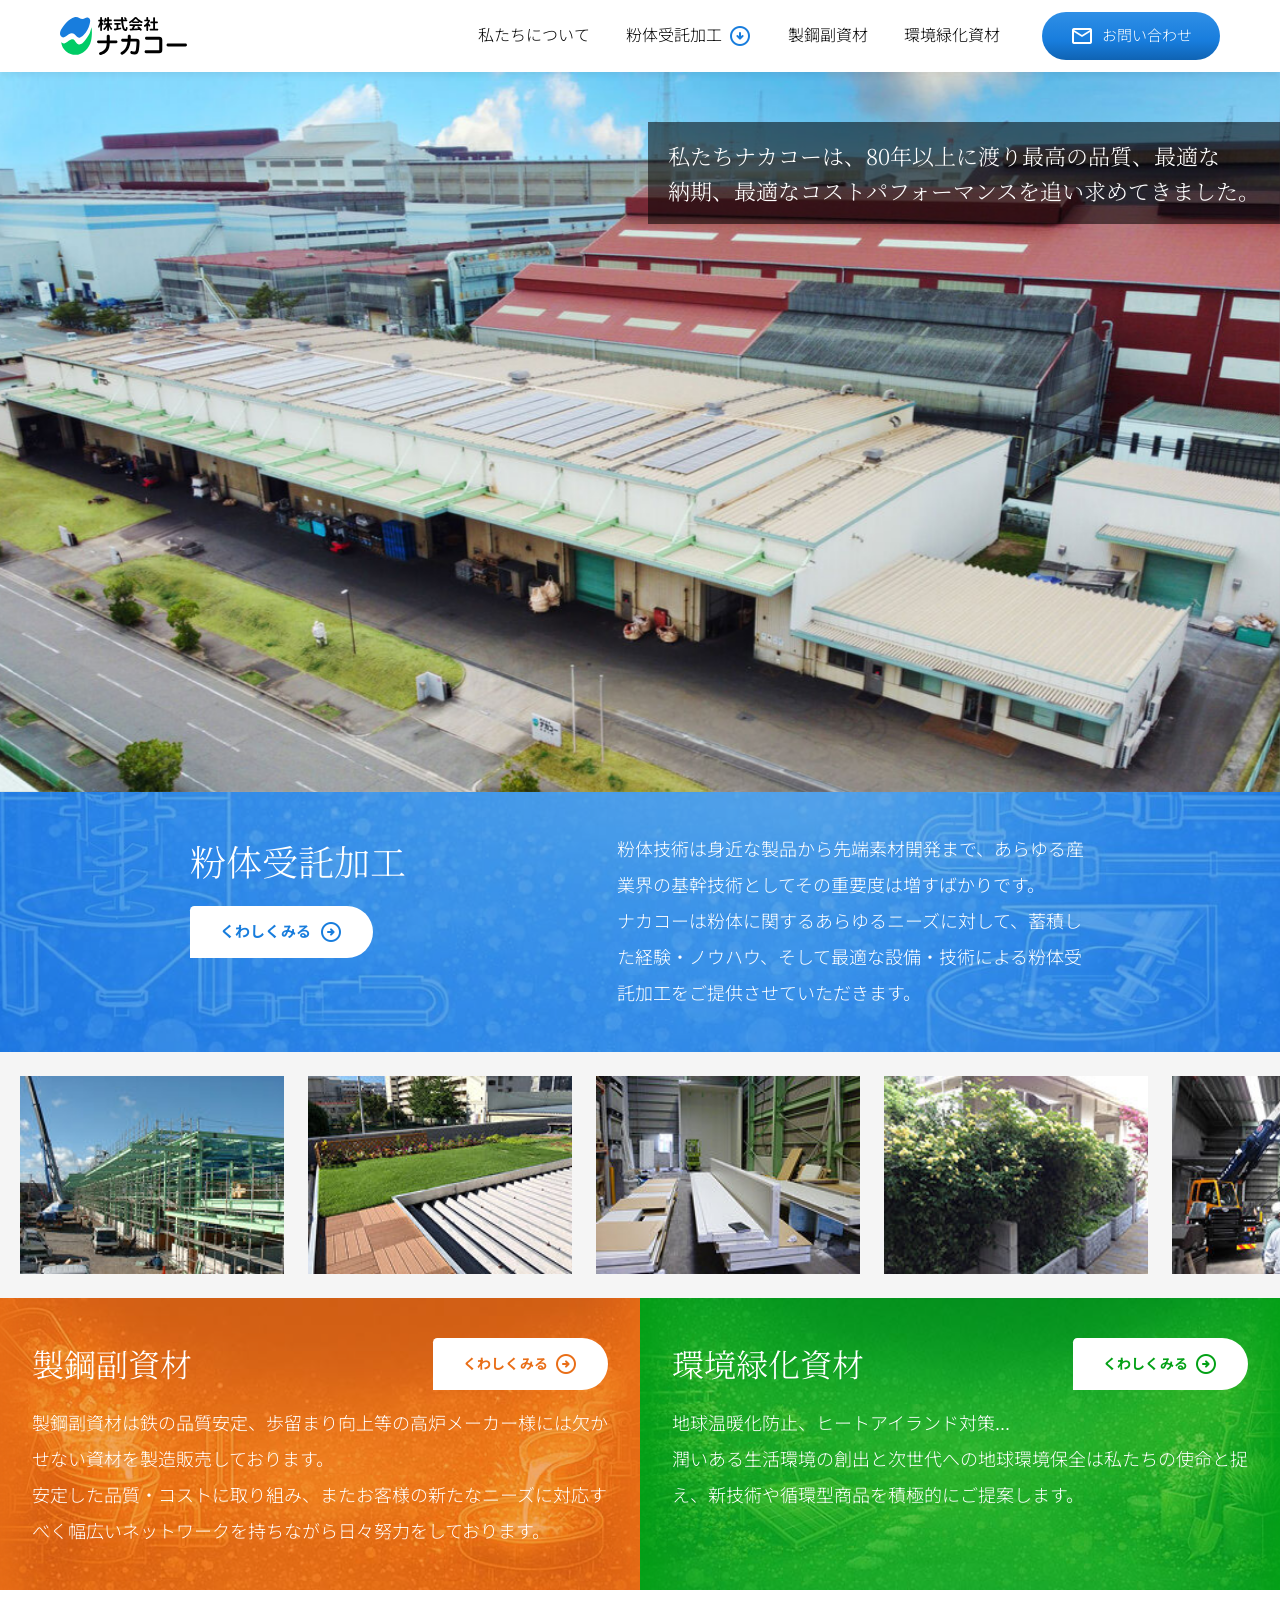
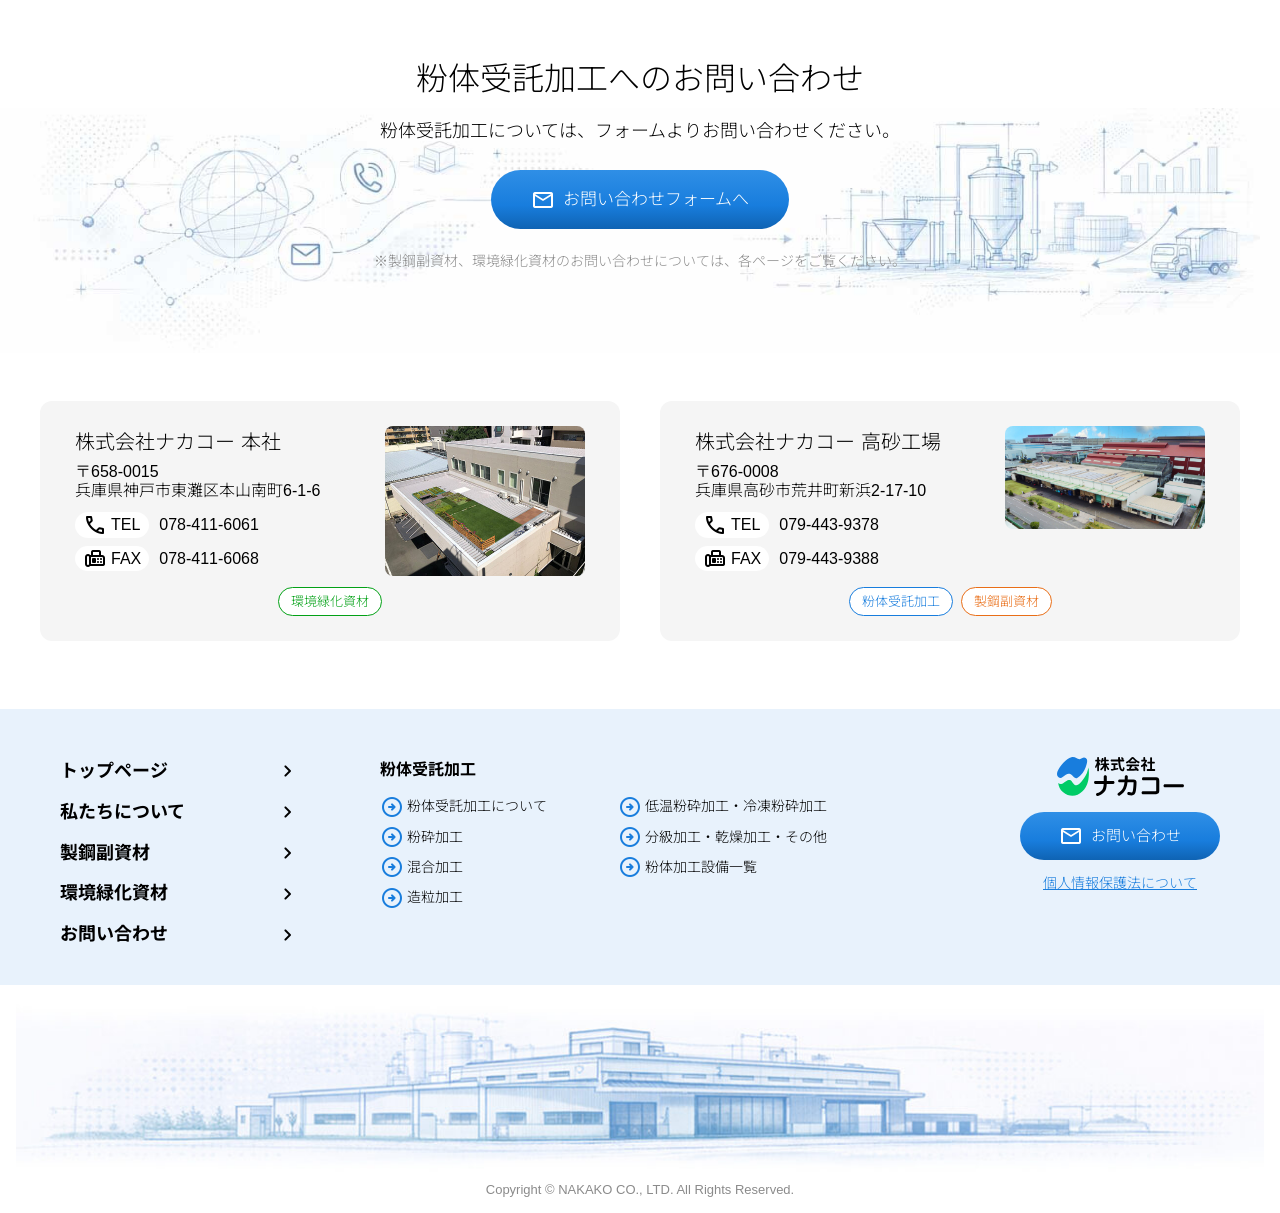
<file: index.html>
<!DOCTYPE html>
<html lang="ja">
<head>
  <meta charset="utf-8">
  <meta name="viewport" content="width=device-width, initial-scale=1">
  <title>株式会社ナカコー</title>
  <link rel="icon" type="image/png" sizes="32x32" href="assets/favicon/favicon-32x32.png">
  <link rel="icon" type="image/png" sizes="16x16" href="assets/favicon/favicon-16x16.png">
  <link rel="icon" href="assets/favicon/favicon.ico" sizes="any">
  <link rel="apple-touch-icon" href="assets/favicon/apple-touch-icon.png">
  <link rel="preconnect" href="https://fonts.googleapis.com">
  <link rel="preconnect" href="https://fonts.gstatic.com" crossorigin>
  <link href="https://fonts.googleapis.com/css2?family=Noto+Sans+JP:wght@400;500;700&family=Noto+Serif+JP:wght@600;700&display=swap" rel="stylesheet">
  <link rel="stylesheet" href="assets/css/style.css">

  <link rel="stylesheet" href="https://fonts.googleapis.com/css2?family=Material+Symbols+Rounded:opsz,wght,FILL,GRAD@24,300,0,0" />
</head>
<body class="page-home">

<a class="skip-link" href="#main">本文へスキップ</a>
<header class="site-header" id="site-header">
  <div class="site-header__bar">
    <div class="site-header__inner">
      <a class="site-header__logo" href="./">
        <img src="assets/img/logo.svg" alt="株式会社ナカコー">
      </a>
      <button type="button" class="site-header__menu-btn" id="menu-toggle" aria-controls="global-nav" aria-expanded="false" aria-label="メニューを開く">
        <span class="site-header__menu-icon" aria-hidden="true"></span>
      </button>
      <div class="site-header__nav-wrap" id="global-nav">
        <button type="button" class="site-header__close" id="menu-close" aria-label="メニューを閉じる">
          <span aria-hidden="true">×</span>
        </button>
        <nav class="gnav" aria-label="グローバルナビゲーション">
          <ul class="gnav__list">
            <li class="gnav__item">
              <a class="gnav__link" href="about/">私たちについて</a>
            </li>
            <li class="gnav__item gnav__item--has-sub">
              <a class="gnav__link gnav__link--parent" href="powder-processing/">
                粉体受託加工
                <span class="material-symbols-rounded">arrow_circle_down</span>
              </a>
              <div class="gnav__sub-wrap">
                <ul class="gnav__sub">
                  <li><a class="gnav__sub-link" href="powder-processing/#about">粉体受託加工について<span class="material-symbols-rounded">keyboard_arrow_right</span></a></li>
                  <li><a class="gnav__sub-link" href="powder-processing/#funsai">粉砕加工<span class="material-symbols-rounded">keyboard_arrow_right</span></a></li>
                  <li><a class="gnav__sub-link" href="powder-processing/#kongo">混合加工<span class="material-symbols-rounded">keyboard_arrow_right</span></a></li>
                  <li><a class="gnav__sub-link" href="powder-processing/#zouryu">造粒加工<span class="material-symbols-rounded">keyboard_arrow_right</span></a></li>
                  <li><a class="gnav__sub-link" href="powder-processing/#teion">低温粉砕加工・冷凍粉砕加工<span class="material-symbols-rounded">keyboard_arrow_right</span></a></li>
                  <li><a class="gnav__sub-link" href="powder-processing/#bunkyu">分級加工・乾燥加工・その他<span class="material-symbols-rounded">keyboard_arrow_right</span></a></li>
                  <li><a class="gnav__sub-link" href="powder-processing/#setsubi">粉体加工設備一覧<span class="material-symbols-rounded">keyboard_arrow_right</span></a></li>
                </ul>
              </div>
            </li>
            <li class="gnav__item">
              <a class="gnav__link" href="steelmaking-auxiliary-materials/">製鋼副資材</a>
            </li>
            <li class="gnav__item">
              <a class="gnav__link" href="greening-materials/">環境緑化資材</a>
            </li>
          </ul>
        </nav>
        <a class="btn btn--header-contact" href="contact/">
          <span class="material-symbols-rounded">mail</span>
          お問い合わせ
        </a>
      </div>
    </div>
  </div>
</header>

<main id="main" class="main main--home">
  <section class="home-hero">
    <div class="home-hero__media">
      <img class="home-hero__img" src="assets/img/top-main.jpg" alt="">
      <p class="home-hero__catch">私たちナカコーは、80年以上に渡り最高の品質、最適な<br class="pcbr">納期、最適なコストパフォーマンスを追い求めてきました。</p>
    </div>
  </section>

  <section class="home-block home-block--powder">
    <div class="home-block__inner">
      <div class="home-block__head">
        <h2 class="home-block__title home-block__title--serif">粉体受託加工</h2>
        <a class="home-block__more" href="powder-processing/">くわしくみる<span class="material-symbols-rounded">arrow_circle_right</span></a>
      </div>
      <p class="home-block__text">粉体技術は身近な製品から先端素材開発まで、あらゆる産業界の基幹技術としてその重要度は増すばかりです。<br>ナカコーは粉体に関するあらゆるニーズに対して、蓄積した経験・ノウハウ、そして最適な設備・技術による粉体受託加工をご提供させていただきます。</p>
    </div>
  </section>

  <section class="home-gallery" aria-label="事業関連イメージ">
    <div class="home-gallery__row">
      <img src="assets/img/top-slider1.jpg" alt="">
      <img src="assets/img/top-slider2.jpg" alt="">
      <img src="assets/img/top-slider3.jpg" alt="">
      <img src="assets/img/top-slider4.jpg" alt="">
      <img src="assets/img/top-slider5.jpg" alt="">
      <img src="assets/img/top-slider6.jpg" alt="">
    </div>
  </section>

  <section class="home-split">
    <div class="home-split__half home-split__half--steel">
      <div class="home-split__inner">
        <div class="home-split__head">
          <h2 class="home-split__title home-split__title--serif">製鋼副資材</h2>
          <a class="home-split__more" href="steelmaking-auxiliary-materials/">くわしくみる<span class="material-symbols-rounded">arrow_circle_right</span></a>
        </div>
          <p class="home-split__text">製鋼副資材は鉄の品質安定、歩留まり向上等の高炉メーカー様には欠かせない資材を製造販売しております。<br>安定した品質・コストに取り組み、またお客様の新たなニーズに対応すべく幅広いネットワークを持ちながら日々努力をしております。</p>
      </div>
    </div>
    <div class="home-split__half home-split__half--green">
      <div class="home-split__inner">
        <div class="home-split__head">
          <h2 class="home-split__title home-split__title--serif">環境緑化資材</h2>
          <a class="home-split__more" href="greening-materials/">くわしくみる<span class="material-symbols-rounded">arrow_circle_right</span></a>
        </div>
        <p class="home-split__text">地球温暖化防止、ヒートアイランド対策...<br>潤いある生活環境の創出と次世代への地球環境保全は私たちの使命と捉え、新技術や循環型商品を積極的にご提案します。</p>
      </div>
    </div>
  </section>

  <section class="home-cta">
    <div class="home-cta__inner">
      <h2 class="home-cta__title">粉体受託加工への<br class="spbr">お問い合わせ</h2>
      <p class="home-cta__lead">粉体受託加工については、<br class="spbr">フォームよりお問い合わせください。</p>
      <a class="btn btn--cta" href="contact/"><span class="material-symbols-rounded">mail</span>お問い合わせフォームへ</a>
      <p class="home-cta__note">※製鋼副資材、環境緑化資材のお問い合わせについては、各ページをご覧ください。</p>
    </div>
  </section>

  <section class="home-locations">
    <div class="home-locations__grid">
      <article class="loc-card">
        <div class="loc-card__info">
          <h3 class="loc-card__title">株式会社ナカコー 本社</h3>
          <p class="loc-card__address">〒658-0015<br>兵庫県神戸市東灘区本山南町6-1-6 </p>
          <dl class="loc-card__tel">
            <dt><span class="material-symbols-rounded">call</span>TEL</dt><dd>078-411-6061</dd>
            <dt><span class="material-symbols-rounded">fax</span>FAX</dt><dd>078-411-6068</dd>
          </dl>            
        </div>
        <div class="loc-card__photo">
          <img src="assets/img/company-kobe.jpg" alt="">
        </div>
        <div class="loc-card__tags">
          <span class="loc-card__tag loc-card__tag--green">環境緑化資材</span>
        </div>
      </article>
      <article class="loc-card">
        <div class="loc-card__info">
          <h3 class="loc-card__title">株式会社ナカコー 高砂工場</h3>
          <p class="loc-card__address">〒676-0008<br>兵庫県高砂市荒井町新浜2-17-10</p>
          <dl class="loc-card__tel">
            <dt><span class="material-symbols-rounded">call</span>TEL</dt><dd>079-443-9378</dd>
            <dt><span class="material-symbols-rounded">fax</span>FAX</dt><dd>079-443-9388</dd>
          </dl>            
        </div>
        <div class="loc-card__photo">
          <img src="assets/img/top-main.jpg" alt="">
        </div>
        <div class="loc-card__tags">
          <span class="loc-card__tag loc-card__tag--blue">粉体受託加工</span>
          <span class="loc-card__tag loc-card__tag--orange">製鋼副資材</span>
        </div>
      </article>
    </div>
  </section>
</main>

<footer class="site-footer">
  <div class="site-footer__inner">
    <div class="site-footer__cols">
      <div class="site-footer__col site-footer__col--sitemap">
        <ul class="site-footer__links site-footer__links--main">
          <li><a href="./">トップページ<span class="material-symbols-rounded">keyboard_arrow_right</span></a></li>
          <li><a href="about/">私たちについて<span class="material-symbols-rounded">keyboard_arrow_right</span></a></li>
          <li><a href="steelmaking-auxiliary-materials/">製鋼副資材<span class="material-symbols-rounded">keyboard_arrow_right</span></a></li>
          <li><a href="greening-materials/">環境緑化資材<span class="material-symbols-rounded">keyboard_arrow_right</span></a></li>
          <li><a href="contact/">お問い合わせ<span class="material-symbols-rounded">keyboard_arrow_right</span></a></li>
        </ul>
      </div>
      <div class="site-footer__col site-footer__col--powder">
        <p class="site-footer__heading">粉体受託加工</p>
        <div class="site-footer__powder-grid">
          <ul class="site-footer__links site-footer__links--dots">
            <li><a href="powder-processing/#about"><span class="material-symbols-rounded">arrow_circle_right</span>粉体受託加工について</a></li>
            <li><a href="powder-processing/#funsai"><span class="material-symbols-rounded">arrow_circle_right</span>粉砕加工</a></li>
            <li><a href="powder-processing/#kongo"><span class="material-symbols-rounded">arrow_circle_right</span>混合加工</a></li>
            <li><a href="powder-processing/#zouryu"><span class="material-symbols-rounded">arrow_circle_right</span>造粒加工</a></li>
          </ul>
          <ul class="site-footer__links site-footer__links--dots">
            <li><a href="powder-processing/#teion"><span class="material-symbols-rounded">arrow_circle_right</span>低温粉砕加工・冷凍粉砕加工</a></li>
            <li><a href="powder-processing/#bunkyu"><span class="material-symbols-rounded">arrow_circle_right</span>分級加工・乾燥加工・その他</a></li>
            <li><a href="powder-processing/#setsubi"><span class="material-symbols-rounded">arrow_circle_right</span>粉体加工設備一覧</a></li>
          </ul>
        </div>
      </div>
      <div class="site-footer__col site-footer__col--brand">
        <a class="site-footer__logo" href="./">
          <img src="assets/img/logo.svg" alt="株式会社ナカコー">
        </a>
        <a class="btn btn--footer-contact" href="contact/">
          <span class="material-symbols-rounded">mail</span>
          お問い合わせ
        </a>
        <p class="site-footer__privacy">
          <a href="privacy/">個人情報保護法について</a>
        </p>
      </div>
    </div>
  </div>
  <div class="site-footer__bottom">
    <img src="assets/img/footer-illust.jpg" alt="">
    <p class="site-footer__copy">Copyright © NAKAKO CO., LTD. All Rights Reserved.</p>
  </div>
</footer>

<button type="button" class="pagetop" id="pagetop" aria-label="ページ先頭へ" aria-hidden="true" tabindex="-1">
  <span class="pagetop__text">PageTop</span>
  <span class="material-symbols-rounded">keyboard_arrow_up</span>
</button>

<script src="assets/js/main.js" defer></script>
</body>
</html>
</file>
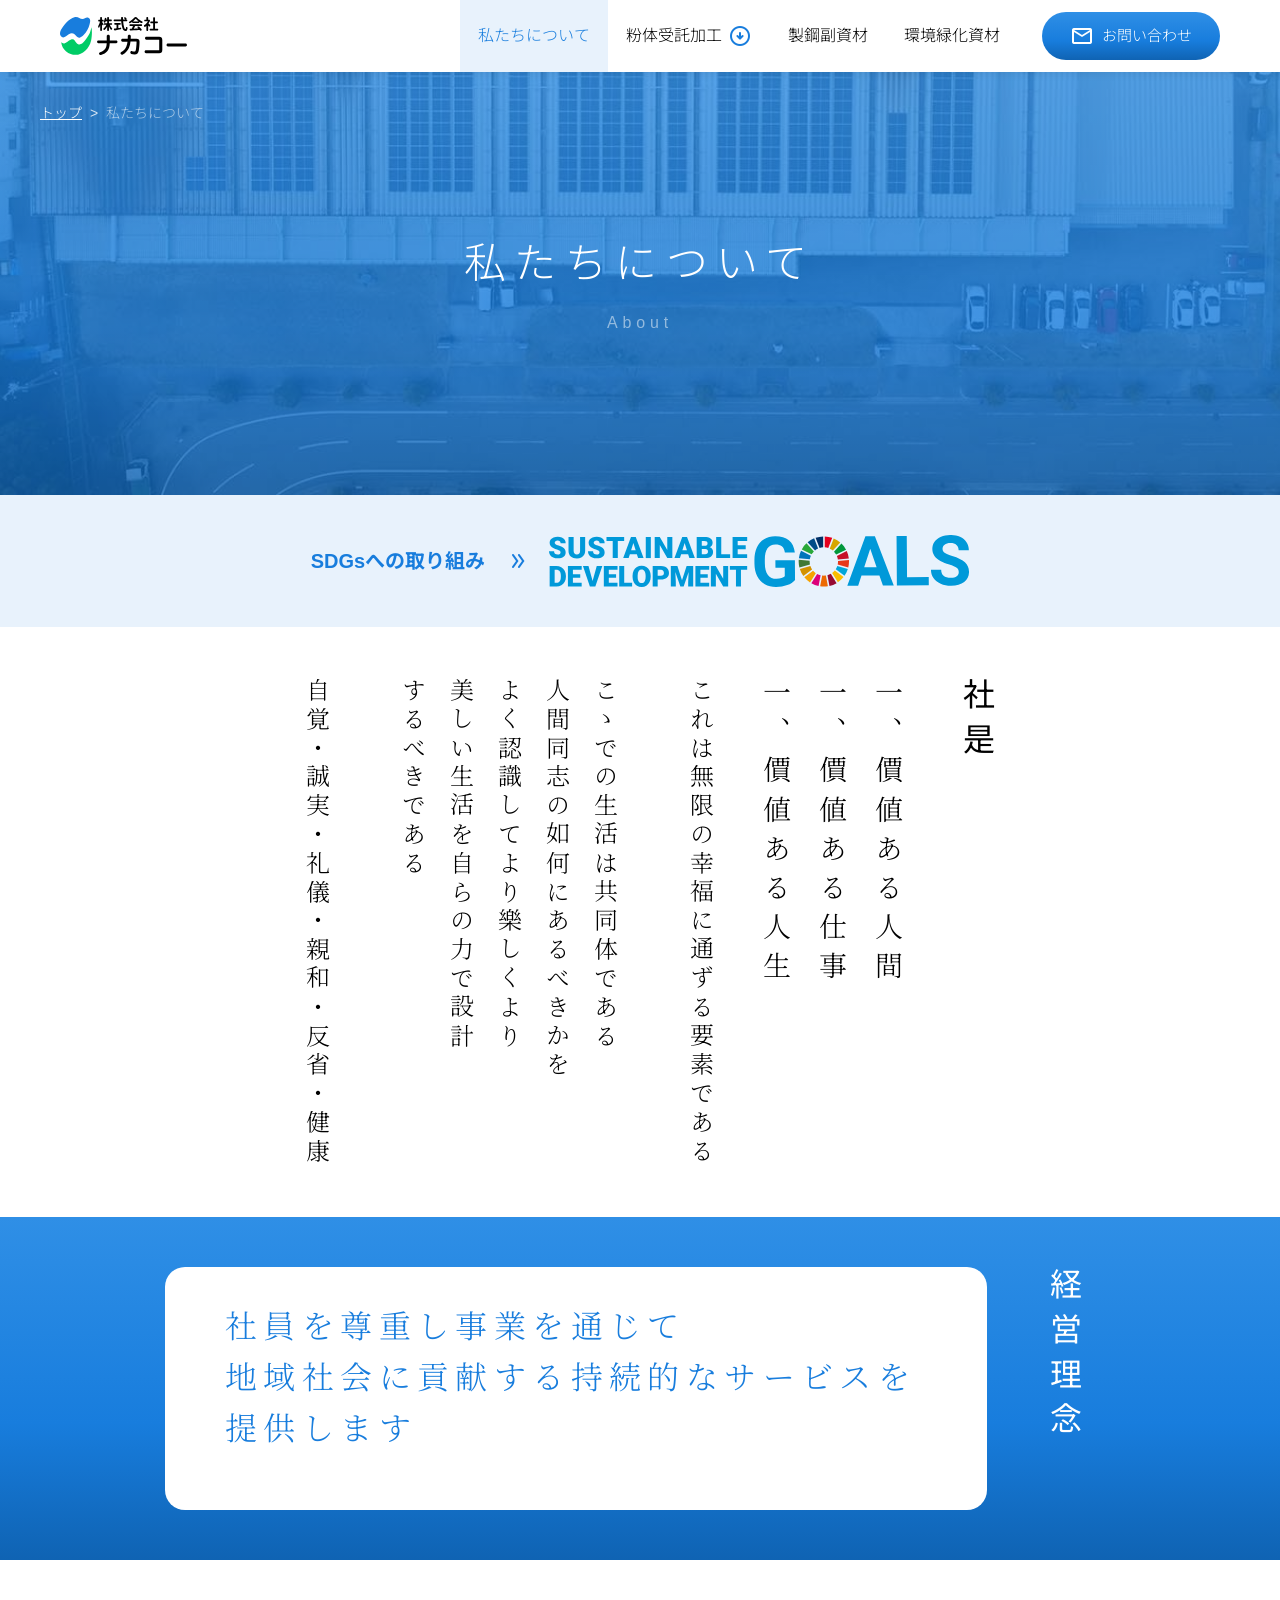
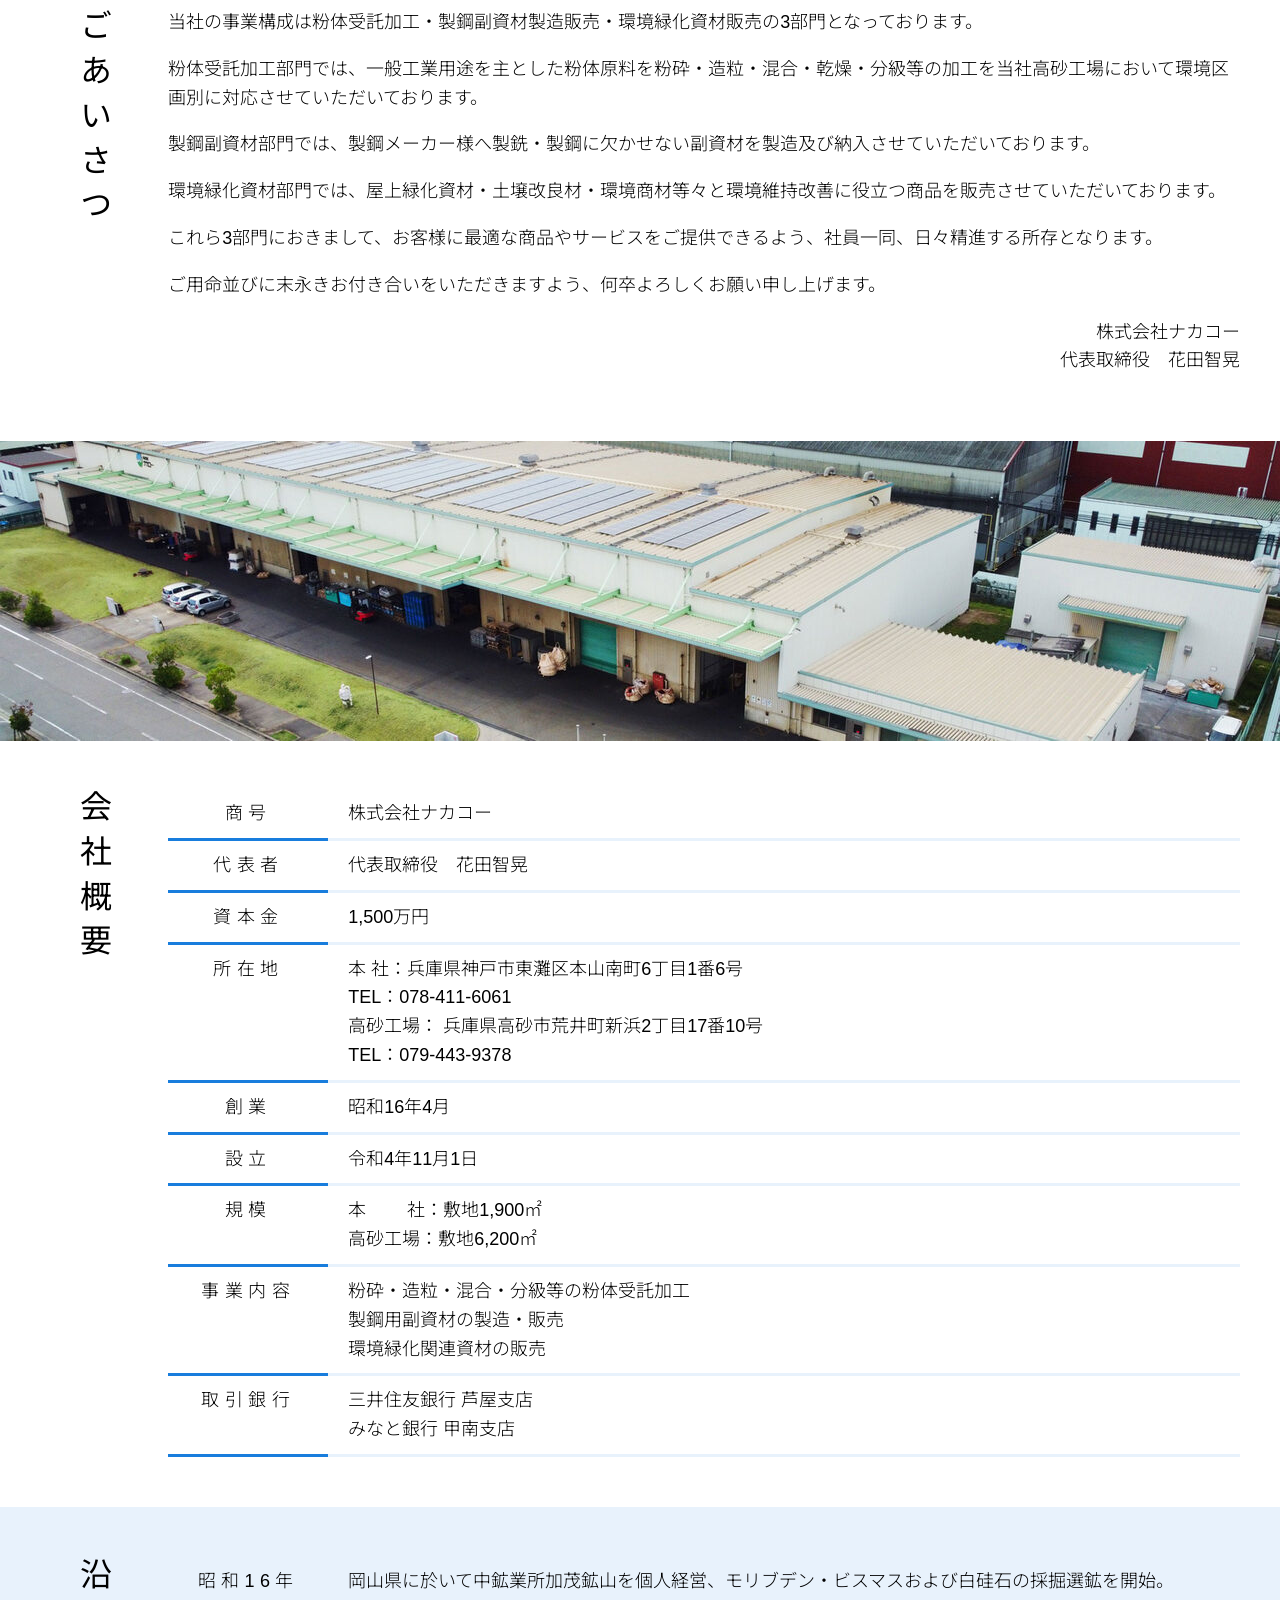
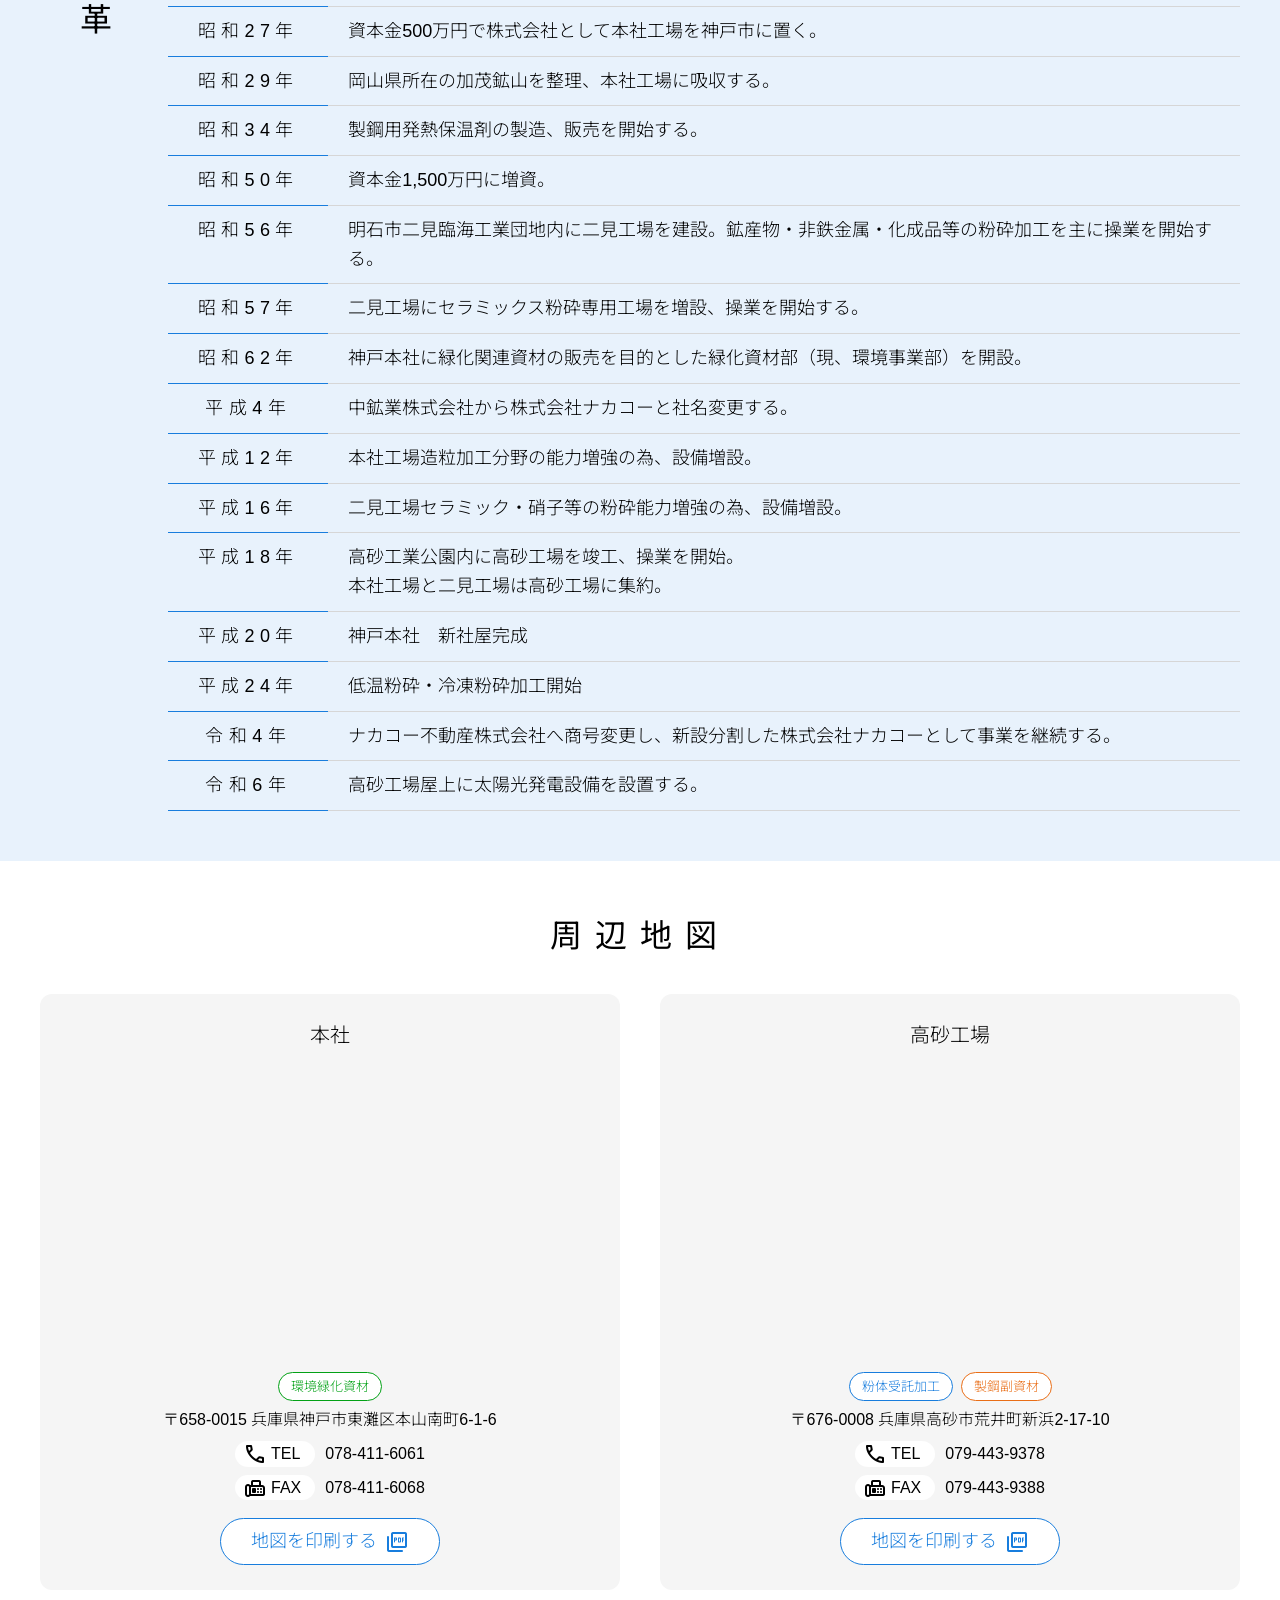
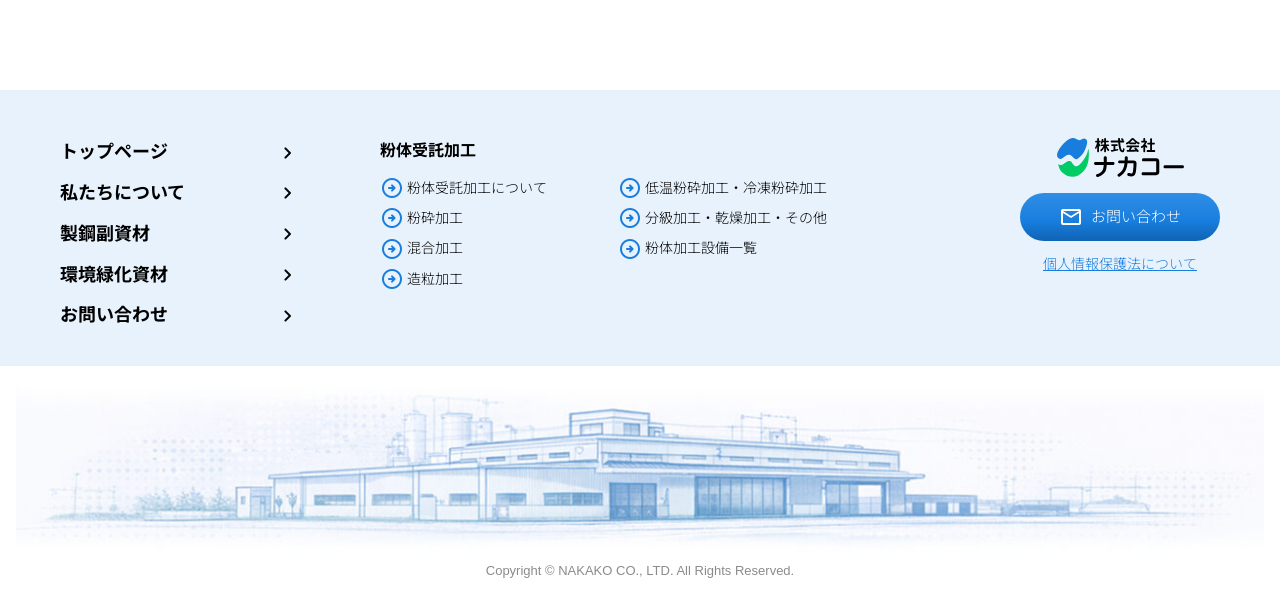
<file: about/index.html>
<!DOCTYPE html>
<html lang="ja">
<head>
  <meta charset="utf-8">
  <meta name="viewport" content="width=device-width, initial-scale=1">
  <title>私たちについて | 株式会社ナカコー</title>
  <link rel="icon" type="image/png" sizes="32x32" href="../assets/favicon/favicon-32x32.png">
  <link rel="icon" type="image/png" sizes="16x16" href="../assets/favicon/favicon-16x16.png">
  <link rel="icon" href="../assets/favicon/favicon.ico" sizes="any">
  <link rel="apple-touch-icon" href="../assets/favicon/apple-touch-icon.png">
  <link rel="preconnect" href="https://fonts.googleapis.com">
  <link rel="preconnect" href="https://fonts.gstatic.com" crossorigin>
  <link href="https://fonts.googleapis.com/css2?family=Noto+Sans+JP:wght@400;500;700&family=Noto+Serif+JP:wght@600;700&display=swap" rel="stylesheet">
  <link rel="stylesheet" href="../assets/css/style.css">

  <link rel="stylesheet" href="https://fonts.googleapis.com/css2?family=Material+Symbols+Rounded:opsz,wght,FILL,GRAD@24,300,0,0" />
</head>
<body class="page-about">

<a class="skip-link" href="#main">本文へスキップ</a>
<header class="site-header" id="site-header">
  <div class="site-header__bar">
    <div class="site-header__inner">
      <a class="site-header__logo" href="../">
        <img src="../assets/img/logo.svg" alt="株式会社ナカコー">
      </a>
      <button type="button" class="site-header__menu-btn" id="menu-toggle" aria-controls="global-nav" aria-expanded="false" aria-label="メニューを開く">
        <span class="site-header__menu-icon" aria-hidden="true"></span>
      </button>
      <div class="site-header__nav-wrap" id="global-nav">
        <button type="button" class="site-header__close" id="menu-close" aria-label="メニューを閉じる">
          <span aria-hidden="true">×</span>
        </button>
        <nav class="gnav" aria-label="グローバルナビゲーション">
          <ul class="gnav__list">
            <li class="gnav__item">
              <a class="gnav__link gnav__link--active" href="../about/">私たちについて</a>
            </li>
            <li class="gnav__item gnav__item--has-sub">
              <a class="gnav__link gnav__link--parent" href="../powder-processing/">
                粉体受託加工
                <span class="material-symbols-rounded">arrow_circle_down</span>
              </a>
              <div class="gnav__sub-wrap">
                <ul class="gnav__sub">
                  <li><a class="gnav__sub-link" href="../powder-processing/#about">粉体受託加工について<span class="material-symbols-rounded">keyboard_arrow_right</span></a></li>
                  <li><a class="gnav__sub-link" href="../powder-processing/#funsai">粉砕加工<span class="material-symbols-rounded">keyboard_arrow_right</span></a></li>
                  <li><a class="gnav__sub-link" href="../powder-processing/#kongo">混合加工<span class="material-symbols-rounded">keyboard_arrow_right</span></a></li>
                  <li><a class="gnav__sub-link" href="../powder-processing/#zouryu">造粒加工<span class="material-symbols-rounded">keyboard_arrow_right</span></a></li>
                  <li><a class="gnav__sub-link" href="../powder-processing/#teion">低温粉砕加工・冷凍粉砕加工<span class="material-symbols-rounded">keyboard_arrow_right</span></a></li>
                  <li><a class="gnav__sub-link" href="../powder-processing/#bunkyu">分級加工・乾燥加工・その他<span class="material-symbols-rounded">keyboard_arrow_right</span></a></li>
                  <li><a class="gnav__sub-link" href="../powder-processing/#setsubi">粉体加工設備一覧<span class="material-symbols-rounded">keyboard_arrow_right</span></a></li>
                </ul>
              </div>
            </li>
            <li class="gnav__item">
              <a class="gnav__link" href="../steelmaking-auxiliary-materials/">製鋼副資材</a>
            </li>
            <li class="gnav__item">
              <a class="gnav__link" href="../greening-materials/">環境緑化資材</a>
            </li>
          </ul>
        </nav>
        <a class="btn btn--header-contact" href="../contact/">
          <span class="material-symbols-rounded">mail</span>
          お問い合わせ
        </a>
      </div>
    </div>
  </div>
</header>

<main id="main" class="main main--sub">
  <header class="page-hero page-hero--blue page-hero--about">
    <div class="page-hero__inner page-hero__inner--breadcrumb">
      <nav class="breadcrumb" aria-label="パンくずリスト">
        <ol class="breadcrumb__list">
          <li><a href="../">トップ</a></li>
          <li aria-current="page">私たちについて</li>
        </ol>
      </nav>
      <h1 class="page-hero__title">私たちについて</h1>
      <p class="page-hero__en">About</p>
    </div>
  </header>

  <div class="about-sdg">
    <div class="about-sdg__inner">
      <a class="about-sdg__link" href="../sdgs/">SDGsへの取り組み
        <span class="material-symbols-rounded">double_arrow</span>
        <img src="../assets/img/logo-sdgs.svg" alt="SDGs" class="about-sdg__logo">
      </a>
    </div>
  </div>

  <section class="about-credo">
    <div class="about-credo__inner">
      <h2 class="about-credo__label about-title">社是</h2>
      <div class="about-credo__content">
        <ul class="about-credo__list">
          <li>一、價値ある人間</li>
          <li>一、價値ある仕事</li>
          <li>一、價値ある人生</li>
        </ul>
        <div class="about-credo__body">
          <p>これは無限の幸福に通ずる要素である</p>
          <p>こゝでの生活は共同体である<br>人間同志の如何にあるべきかを<br>よく認識してより樂しくより<br>美しい生活を自らの力で設計<br>するべきである</p>
          <p>自覚・誠実・礼儀・親和・反省・健康</p>
        </div>
      </div>
    </div>
  </section>

  <section class="about-philosophy">
    <div class="about-philosophy__inner">
      <h2 class="about-philosophy__label about-title">経営理念</h2>
      <div class="about-philosophy__box">
        <p>社員を尊重し事業を通じて<br>地域社会に貢献する持続的なサービスを<br class="pcbr">提供します</p>
      </div>
    </div>
  </section>

  <section class="about-message">
    <div class="about-message__inner">
      <h2 class="about-message__label about-title">ごあいさつ</h2>
      <div class="about-message__body">
        <p>当社の事業構成は粉体受託加工・製鋼副資材製造販売・環境緑化資材販売の3部門となっております。</p>
        <p>粉体受託加工部門では、一般工業用途を主とした粉体原料を粉砕・造粒・混合・乾燥・分級等の加工を当社高砂工場において環境区画別に対応させていただいております。</p>
        <p>製鋼副資材部門では、製鋼メーカー様へ製銑・製鋼に欠かせない副資材を製造及び納入させていただいております。</p>
        <p>環境緑化資材部門では、屋上緑化資材・土壌改良材・環境商材等々と環境維持改善に役立つ商品を販売させていただいております。</p>
        <p>これら3部門におきまして、お客様に最適な商品やサービスをご提供できるよう、社員一同、日々精進する所存となります。</p>
        <p>ご用命並びに末永きお付き合いをいただきますよう、何卒よろしくお願い申し上げます。</p>
        <p class="about-message__sign">株式会社ナカコー<br>代表取締役　花田智晃</p>
      </div>
    </div>
  </section>

  <figure class="about-facility">
    <img src="../assets/img/about-photo_company.jpg" alt="事業所の写真">
  </figure>

  <section class="about-profile">
    <div class="about-profile__inner">
      <h2 class="about-profile__label about-title">会社概要</h2>
      <dl class="about-table">
        <dt>商号</dt>
        <dd>株式会社ナカコー</dd>
        <dt>代表者</dt>
        <dd>代表取締役　花田智晃</dd>
        <dt>資本金</dt>
        <dd>1,500万円</dd>
        <dt>所在地</dt>
        <dd>本 社：兵庫県神戸市東灘区本山南町6丁目1番6号<br>TEL：078-411-6061<br>
          高砂工場： 兵庫県高砂市荒井町新浜2丁目17番10号<br>TEL：079-443-9378</dd>
        <dt>創業</dt>
        <dd>昭和16年4月</dd>
        <dt>設立</dt>
        <dd>令和4年11月1日</dd>
        <dt>規模</dt>
        <dd>本　　  社：敷地1,900㎡<br>高砂工場：敷地6,200㎡</dd>
        <dt>事業内容</dt>
        <dd>粉砕・造粒・混合・分級等の粉体受託加工<br>製鋼用副資材の製造・販売<br>環境緑化関連資材の販売</dd>
        <dt>取引銀行</dt>
        <dd>三井住友銀行 芦屋支店<br>みなと銀行 甲南支店</dd>
      </dl>
    </div>
  </section>

  <section class="about-history">
    <div class="about-history__inner">
      <h2 class="about-history__label about-title">沿革</h2>
      <dl class="about-timeline">
        <dt>昭和16年</dt>
        <dd>岡山県に於いて中鉱業所加茂鉱山を個人経営、モリブデン・ビスマスおよび白硅石の採掘選鉱を開始。</dd>
        <dt>昭和27年</dt>
        <dd>資本金500万円で株式会社として本社工場を神戸市に置く。</dd>
        <dt>昭和29年</dt>
        <dd>岡山県所在の加茂鉱山を整理、本社工場に吸収する。</dd>
        <dt>昭和34年</dt>
        <dd>製鋼用発熱保温剤の製造、販売を開始する。</dd>
        <dt>昭和50年</dt>
        <dd>資本金1,500万円に増資。</dd>
        <dt>昭和56年</dt>
        <dd>明石市二見臨海工業団地内に二見工場を建設。鉱産物・非鉄金属・化成品等の粉砕加工を主に操業を開始する。</dd>
        <dt>昭和57年</dt>
        <dd>二見工場にセラミックス粉砕専用工場を増設、操業を開始する。</dd>
        <dt>昭和62年</dt>
        <dd>神戸本社に緑化関連資材の販売を目的とした緑化資材部（現、環境事業部）を開設。</dd>
        <dt>平成4年</dt>
        <dd>中鉱業株式会社から株式会社ナカコーと社名変更する。</dd>
        <dt>平成12年</dt>
        <dd>本社工場造粒加工分野の能力増強の為、設備増設。</dd>
        <dt>平成16年</dt>
        <dd>二見工場セラミック・硝子等の粉砕能力増強の為、設備増設。</dd>
        <dt>平成18年</dt>
        <dd>高砂工業公園内に高砂工場を竣工、操業を開始。<br>本社工場と二見工場は高砂工場に集約。</dd>
        <dt>平成20年</dt>
        <dd>神戸本社　新社屋完成</dd>
        <dt>平成24年</dt>
        <dd>低温粉砕・冷凍粉砕加工開始</dd>
        <dt>令和4年</dt>
        <dd>ナカコー不動産株式会社へ商号変更し、新設分割した株式会社ナカコーとして事業を継続する。</dd>
        <dt>令和6年</dt>
        <dd>高砂工場屋上に太陽光発電設備を設置する。</dd>
      </dl>
    </div>
  </section>

  <section class="about-access">
    <h2 class="about-access__title about-title">周辺地図</h2>
    <div class="home-locations__grid">
      <article class="loc-card">
        <div class="loc-card__info">
          <h3 class="loc-card__title">本社</h3>
          <div class="loc-card__map">
            <iframe src="https://www.google.com/maps/embed?pb=!1m18!1m12!1m3!1d13116.919661235444!2d135.26960960064616!3d34.72459861188776!2m3!1f0!2f0!3f0!3m2!1i1024!2i768!4f13.1!3m3!1m2!1s0x60008d265d966c4d%3A0xa42110206aa33e69!2z77yI5qCq77yJ44OK44Kr44Kz44O8!5e0!3m2!1sja!2sjp!4v1775747719389!5m2!1sja!2sjp" width="600" height="450" style="border:0;" allowfullscreen="" loading="lazy" referrerpolicy="no-referrer-when-downgrade"></iframe>
          </div>
          <div class="loc-card__tags">
            <span class="loc-card__tag loc-card__tag--green">環境緑化資材</span>
          </div>  
          <p class="loc-card__address">〒658-0015 兵庫県神戸市東灘区本山南町6-1-6 </p>
          <dl class="loc-card__tel">
            <dt><span class="material-symbols-rounded">call</span>TEL</dt><dd>078-411-6061</dd>
            <dt><span class="material-symbols-rounded">fax</span>FAX</dt><dd>078-411-6068</dd>
          </dl>            
        </div>
        <div>
          <a class="btn btn--pdf" href="../assets/pdf/about-map-kobe.pdf" target="_blank">地図を印刷する<span class="material-symbols-rounded">picture_as_pdf</span></a>
        </div>
      </article>
      <article class="loc-card">
        <div class="loc-card__info">
          <h3 class="loc-card__title">高砂工場</h3>
          <div class="loc-card__map">
            <iframe src="https://www.google.com/maps/embed?pb=!1m18!1m12!1m3!1d3278.082697776498!2d134.77834021208653!3d34.75350957278792!2m3!1f0!2f0!3f0!3m2!1i1024!2i768!4f13.1!3m3!1m2!1s0x3554d9314d543111%3A0x50af3bf9e39d7bbc!2z77yI5qCq77yJ44OK44Kr44Kz44O8IOmrmOegguW3peWgtA!5e0!3m2!1sja!2sjp!4v1775747626155!5m2!1sja!2sjp" width="600" height="450" style="border:0;" allowfullscreen="" loading="lazy" referrerpolicy="no-referrer-when-downgrade"></iframe>
          </div>
          <div class="loc-card__tags">
            <span class="loc-card__tag loc-card__tag--blue">粉体受託加工</span>
            <span class="loc-card__tag loc-card__tag--orange">製鋼副資材</span>
          </div>  
          <p class="loc-card__address">〒676-0008 兵庫県高砂市荒井町新浜2-17-10</p>
          <dl class="loc-card__tel">
            <dt><span class="material-symbols-rounded">call</span>TEL</dt><dd>079-443-9378</dd>
            <dt><span class="material-symbols-rounded">fax</span>FAX</dt><dd>079-443-9388</dd>
          </dl>            
        </div>
        <div>
          <a class="btn btn--pdf" href="../assets/pdf/about-map-takasago.pdf" target="_blank">地図を印刷する<span class="material-symbols-rounded">picture_as_pdf</span></a>
        </div>
      </article>
    </div>
  </section>

</main>

<footer class="site-footer">
  <div class="site-footer__inner">
    <div class="site-footer__cols">
      <div class="site-footer__col site-footer__col--sitemap">
        <ul class="site-footer__links site-footer__links--main">
          <li><a href="../">トップページ<span class="material-symbols-rounded">keyboard_arrow_right</span></a></li>
          <li><a href="../about/">私たちについて<span class="material-symbols-rounded">keyboard_arrow_right</span></a></li>
          <li><a href="../steelmaking-auxiliary-materials/">製鋼副資材<span class="material-symbols-rounded">keyboard_arrow_right</span></a></li>
          <li><a href="../greening-materials/">環境緑化資材<span class="material-symbols-rounded">keyboard_arrow_right</span></a></li>
          <li><a href="../contact/">お問い合わせ<span class="material-symbols-rounded">keyboard_arrow_right</span></a></li>
        </ul>
      </div>
      <div class="site-footer__col site-footer__col--powder">
        <p class="site-footer__heading">粉体受託加工</p>
        <div class="site-footer__powder-grid">
          <ul class="site-footer__links site-footer__links--dots">
            <li><a href="../powder-processing/#about"><span class="material-symbols-rounded">arrow_circle_right</span>粉体受託加工について</a></li>
            <li><a href="../powder-processing/#funsai"><span class="material-symbols-rounded">arrow_circle_right</span>粉砕加工</a></li>
            <li><a href="../powder-processing/#kongo"><span class="material-symbols-rounded">arrow_circle_right</span>混合加工</a></li>
            <li><a href="../powder-processing/#zouryu"><span class="material-symbols-rounded">arrow_circle_right</span>造粒加工</a></li>
          </ul>
          <ul class="site-footer__links site-footer__links--dots">
            <li><a href="../powder-processing/#teion"><span class="material-symbols-rounded">arrow_circle_right</span>低温粉砕加工・冷凍粉砕加工</a></li>
            <li><a href="../powder-processing/#bunkyu"><span class="material-symbols-rounded">arrow_circle_right</span>分級加工・乾燥加工・その他</a></li>
            <li><a href="../powder-processing/#setsubi"><span class="material-symbols-rounded">arrow_circle_right</span>粉体加工設備一覧</a></li>
          </ul>
        </div>
      </div>
      <div class="site-footer__col site-footer__col--brand">
        <a class="site-footer__logo" href="../">
          <img src="../assets/img/logo.svg" alt="株式会社ナカコー">
        </a>
        <a class="btn btn--footer-contact" href="../contact/">
          <span class="material-symbols-rounded">mail</span>
          お問い合わせ
        </a>
        <p class="site-footer__privacy">
          <a href="../privacy/">個人情報保護法について</a>
        </p>
      </div>
    </div>
  </div>
  <div class="site-footer__bottom">
    <img src="../assets/img/footer-illust.jpg" alt="">
    <p class="site-footer__copy">Copyright © NAKAKO CO., LTD. All Rights Reserved.</p>
  </div>
</footer>

<button type="button" class="pagetop" id="pagetop" aria-label="ページ先頭へ" aria-hidden="true" tabindex="-1">
  <span class="pagetop__text">PageTop</span>
  <span class="material-symbols-rounded">keyboard_arrow_up</span>
</button>

<script src="../assets/js/main.js" defer></script>
</body>
</html>
</file>
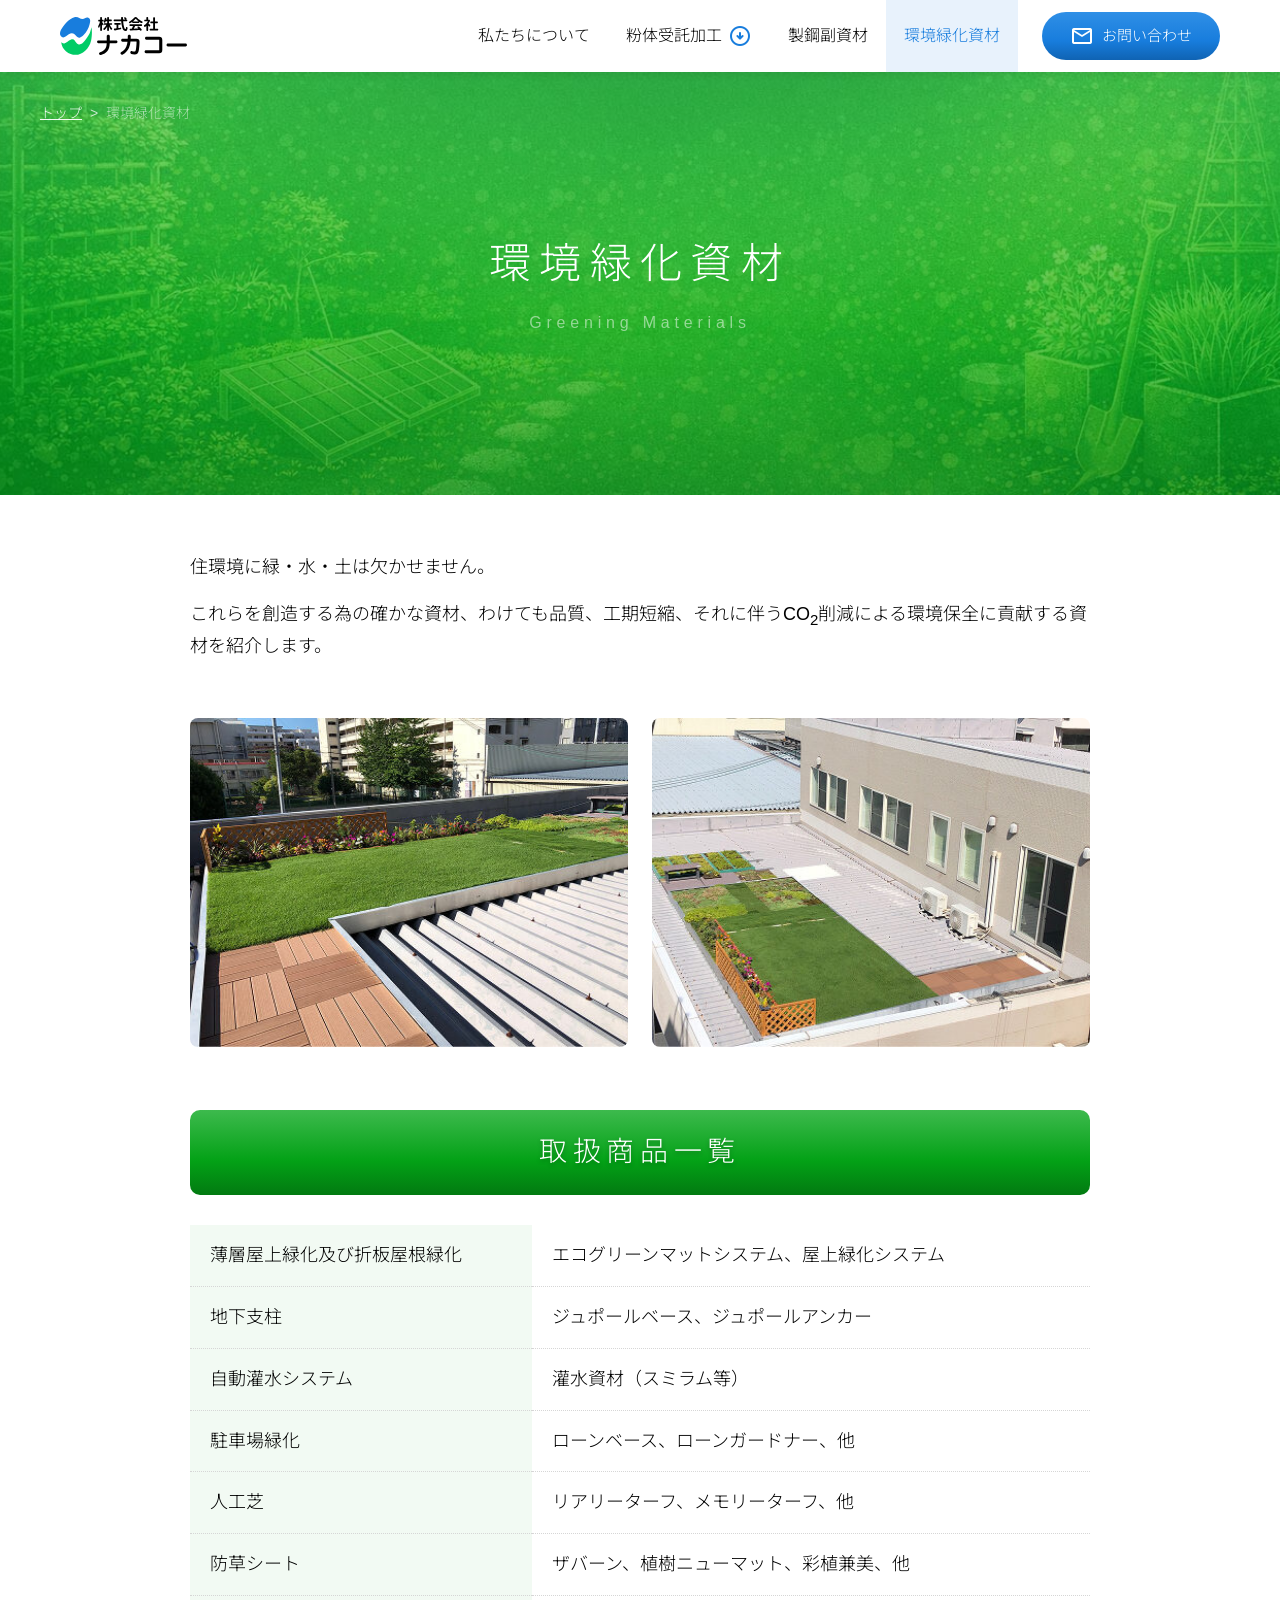
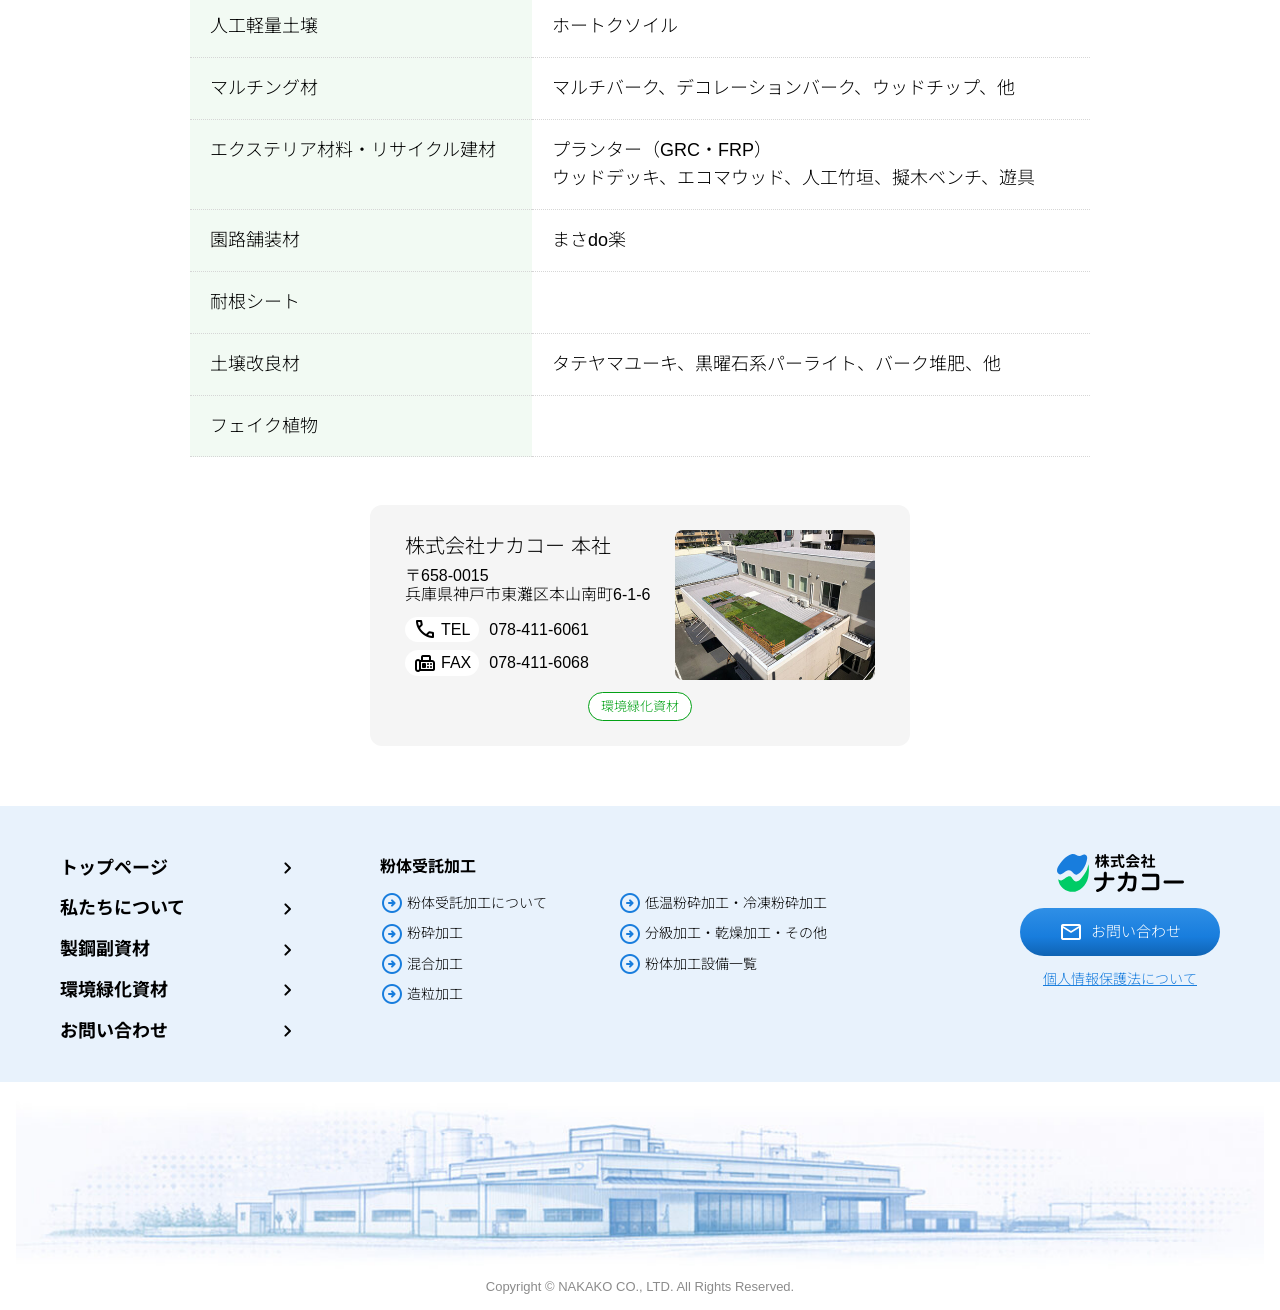
<file: greening-materials/index.html>
<!DOCTYPE html>
<html lang="ja">
<head>
  <meta charset="utf-8">
  <meta name="viewport" content="width=device-width, initial-scale=1">
  <title>環境緑化資材 | 株式会社ナカコー</title>
  <link rel="icon" type="image/png" sizes="32x32" href="../assets/favicon/favicon-32x32.png">
  <link rel="icon" type="image/png" sizes="16x16" href="../assets/favicon/favicon-16x16.png">
  <link rel="icon" href="../assets/favicon/favicon.ico" sizes="any">
  <link rel="apple-touch-icon" href="../assets/favicon/apple-touch-icon.png">
  <link rel="preconnect" href="https://fonts.googleapis.com">
  <link rel="preconnect" href="https://fonts.gstatic.com" crossorigin>
  <link href="https://fonts.googleapis.com/css2?family=Noto+Sans+JP:wght@400;500;700&family=Noto+Serif+JP:wght@600;700&display=swap" rel="stylesheet">
  <link rel="stylesheet" href="../assets/css/style.css">

  <link rel="stylesheet" href="https://fonts.googleapis.com/css2?family=Material+Symbols+Rounded:opsz,wght,FILL,GRAD@24,300,0,0" />
</head>
<body class="page-green">

<a class="skip-link" href="#main">本文へスキップ</a>
<header class="site-header" id="site-header">
  <div class="site-header__bar">
    <div class="site-header__inner">
      <a class="site-header__logo" href="../">
        <img src="../assets/img/logo.svg" alt="株式会社ナカコー">
      </a>
      <button type="button" class="site-header__menu-btn" id="menu-toggle" aria-controls="global-nav" aria-expanded="false" aria-label="メニューを開く">
        <span class="site-header__menu-icon" aria-hidden="true"></span>
      </button>
      <div class="site-header__nav-wrap" id="global-nav">
        <button type="button" class="site-header__close" id="menu-close" aria-label="メニューを閉じる">
          <span aria-hidden="true">×</span>
        </button>
        <nav class="gnav" aria-label="グローバルナビゲーション">
          <ul class="gnav__list">
            <li class="gnav__item">
              <a class="gnav__link" href="../about/">私たちについて</a>
            </li>
            <li class="gnav__item gnav__item--has-sub">
              <a class="gnav__link gnav__link--parent" href="../powder-processing/">
                粉体受託加工
                <span class="material-symbols-rounded">arrow_circle_down</span>
              </a>
              <div class="gnav__sub-wrap">
                <ul class="gnav__sub">
                  <li><a class="gnav__sub-link" href="../powder-processing/#about">粉体受託加工について<span class="material-symbols-rounded">keyboard_arrow_right</span></a></li>
                  <li><a class="gnav__sub-link" href="../powder-processing/#funsai">粉砕加工<span class="material-symbols-rounded">keyboard_arrow_right</span></a></li>
                  <li><a class="gnav__sub-link" href="../powder-processing/#kongo">混合加工<span class="material-symbols-rounded">keyboard_arrow_right</span></a></li>
                  <li><a class="gnav__sub-link" href="../powder-processing/#zouryu">造粒加工<span class="material-symbols-rounded">keyboard_arrow_right</span></a></li>
                  <li><a class="gnav__sub-link" href="../powder-processing/#teion">低温粉砕加工・冷凍粉砕加工<span class="material-symbols-rounded">keyboard_arrow_right</span></a></li>
                  <li><a class="gnav__sub-link" href="../powder-processing/#bunkyu">分級加工・乾燥加工・その他<span class="material-symbols-rounded">keyboard_arrow_right</span></a></li>
                  <li><a class="gnav__sub-link" href="../powder-processing/#setsubi">粉体加工設備一覧<span class="material-symbols-rounded">keyboard_arrow_right</span></a></li>
                </ul>
              </div>
            </li>
            <li class="gnav__item">
              <a class="gnav__link" href="../steelmaking-auxiliary-materials/">製鋼副資材</a>
            </li>
            <li class="gnav__item">
              <a class="gnav__link gnav__link--active" href="../greening-materials/">環境緑化資材</a>
            </li>
          </ul>
        </nav>
        <a class="btn btn--header-contact" href="../contact/">
          <span class="material-symbols-rounded">mail</span>
          お問い合わせ
        </a>
      </div>
    </div>
  </div>
</header>

<main id="main" class="main main--sub main--green">
  <header class="page-hero page-hero--green page-hero--green">
    <div class="page-hero__inner page-hero__inner--breadcrumb">
      <nav class="breadcrumb breadcrumb--light" aria-label="パンくずリスト">
        <ol class="breadcrumb__list">
          <li><a href="../">トップ</a></li>
          <li aria-current="page">環境緑化資材</li>
        </ol>
      </nav>
      <h1 class="page-hero__title">環境緑化資材</h1>
      <p class="page-hero__en">Greening Materials</p>
    </div>
  </header>

  <section class="sub-intro">
    <div class="sub-intro__inner">
      <p>住環境に緑・水・土は欠かせません。 </p>
      <p>これらを創造する為の確かな資材、わけても品質、工期短縮、それに伴うCO<sub>2</sub>削減による環境保全に貢献する資材を紹介します。</p>
    </div>
  </section>

  <section class="sub-photos" aria-label="施工事例写真">
    <div class="sub-photos__grid">
      <img src="../assets/img/green1.jpg" alt="">
      <img src="../assets/img/green2.jpg" alt="">
    </div>
  </section>

  <section class="sub-products">
    <h2 class="sub-products__bar sub-products__bar--green">取扱商品一覧</h2>
    <div class="table-wrap">
      <table class="product-table product-table--green">
        <tbody>
          <tr>
            <th scope="row">薄層屋上緑化及び折板屋根緑化</th>
            <td>エコグリーンマットシステム、屋上緑化システム</td>
          </tr>
          <tr>
            <th scope="row">地下支柱</th>
            <td>ジュポールベース、ジュポールアンカー</td>
          </tr>
          <tr>
            <th scope="row">自動灌水システム</th>
            <td>灌水資材（スミラム等）</td>
          </tr>
          <tr>
            <th scope="row">駐車場緑化</th>
            <td>ローンベース、ローンガードナー、他</td>
          </tr>
          <tr>
            <th scope="row">人工芝</th>
            <td>リアリーターフ、メモリーターフ、他</td>
          </tr>
          <tr>
            <th scope="row">防草シート</th>
            <td>ザバーン、植樹ニューマット、彩植兼美、他</td>
          </tr>
          <tr>
            <th scope="row">人工軽量土壌</th>
            <td>ホートクソイル</td>
          </tr>
          <tr>
            <th scope="row">マルチング材</th>
            <td>マルチバーク、デコレーションバーク、ウッドチップ、他</td>
          </tr>
          <tr>
            <th scope="row">エクステリア材料・リサイクル建材</th>
            <td>プランター（GRC・FRP）<br>ウッドデッキ、エコマウッド、人工竹垣、擬木ベンチ、遊具</td>
          </tr>
          <tr>
            <th scope="row">園路舗装材</th>
            <td>まさdo楽</td>
          </tr>
          <tr>
            <th scope="row">耐根シート</th>
            <td></td>
          </tr>
          <tr>
            <th scope="row">土壌改良材</th>
            <td>タテヤマユーキ、黒曜石系パーライト、バーク堆肥、他</td>
          </tr>
          <tr>
            <th scope="row">フェイク植物</th>
            <td></td>
          </tr>
        </tbody>
      </table>
    </div>
  </section>

  <section class="loc-card">
    <div class="loc-card__info">
      <h3 class="loc-card__title">株式会社ナカコー 本社</h3>
      <p class="loc-card__address">〒658-0015<br>兵庫県神戸市東灘区本山南町6-1-6 </p>
      <dl class="loc-card__tel">
        <dt><span class="material-symbols-rounded">call</span>TEL</dt><dd>078-411-6061</dd>
        <dt><span class="material-symbols-rounded">fax</span>FAX</dt><dd>078-411-6068</dd>
      </dl>            
    </div>
    <div class="loc-card__photo">
      <img src="../assets/img/company-kobe.jpg" alt="">
    </div>
    <div class="loc-card__tags">
      <span class="loc-card__tag loc-card__tag--green">環境緑化資材</span>
    </div>
  </section>
</main>

<footer class="site-footer">
  <div class="site-footer__inner">
    <div class="site-footer__cols">
      <div class="site-footer__col site-footer__col--sitemap">
        <ul class="site-footer__links site-footer__links--main">
          <li><a href="../">トップページ<span class="material-symbols-rounded">keyboard_arrow_right</span></a></li>
          <li><a href="../about/">私たちについて<span class="material-symbols-rounded">keyboard_arrow_right</span></a></li>
          <li><a href="../steelmaking-auxiliary-materials/">製鋼副資材<span class="material-symbols-rounded">keyboard_arrow_right</span></a></li>
          <li><a href="../greening-materials/">環境緑化資材<span class="material-symbols-rounded">keyboard_arrow_right</span></a></li>
          <li><a href="../contact/">お問い合わせ<span class="material-symbols-rounded">keyboard_arrow_right</span></a></li>
        </ul>
      </div>
      <div class="site-footer__col site-footer__col--powder">
        <p class="site-footer__heading">粉体受託加工</p>
        <div class="site-footer__powder-grid">
          <ul class="site-footer__links site-footer__links--dots">
            <li><a href="../powder-processing/#about"><span class="material-symbols-rounded">arrow_circle_right</span>粉体受託加工について</a></li>
            <li><a href="../powder-processing/#funsai"><span class="material-symbols-rounded">arrow_circle_right</span>粉砕加工</a></li>
            <li><a href="../powder-processing/#kongo"><span class="material-symbols-rounded">arrow_circle_right</span>混合加工</a></li>
            <li><a href="../powder-processing/#zouryu"><span class="material-symbols-rounded">arrow_circle_right</span>造粒加工</a></li>
          </ul>
          <ul class="site-footer__links site-footer__links--dots">
            <li><a href="../powder-processing/#teion"><span class="material-symbols-rounded">arrow_circle_right</span>低温粉砕加工・冷凍粉砕加工</a></li>
            <li><a href="../powder-processing/#bunkyu"><span class="material-symbols-rounded">arrow_circle_right</span>分級加工・乾燥加工・その他</a></li>
            <li><a href="../powder-processing/#setsubi"><span class="material-symbols-rounded">arrow_circle_right</span>粉体加工設備一覧</a></li>
          </ul>
        </div>
      </div>
      <div class="site-footer__col site-footer__col--brand">
        <a class="site-footer__logo" href="../">
          <img src="../assets/img/logo.svg" alt="株式会社ナカコー">
        </a>
        <a class="btn btn--footer-contact" href="../contact/">
          <span class="material-symbols-rounded">mail</span>
          お問い合わせ
        </a>
        <p class="site-footer__privacy">
          <a href="../privacy/">個人情報保護法について</a>
        </p>
      </div>
    </div>
  </div>
  <div class="site-footer__bottom">
    <img src="../assets/img/footer-illust.jpg" alt="">
    <p class="site-footer__copy">Copyright © NAKAKO CO., LTD. All Rights Reserved.</p>
  </div>
</footer>

<button type="button" class="pagetop" id="pagetop" aria-label="ページ先頭へ" aria-hidden="true" tabindex="-1">
  <span class="pagetop__text">PageTop</span>
  <span class="material-symbols-rounded">keyboard_arrow_up</span>
</button>

<script src="../assets/js/main.js" defer></script>
</body>
</html>
</file>
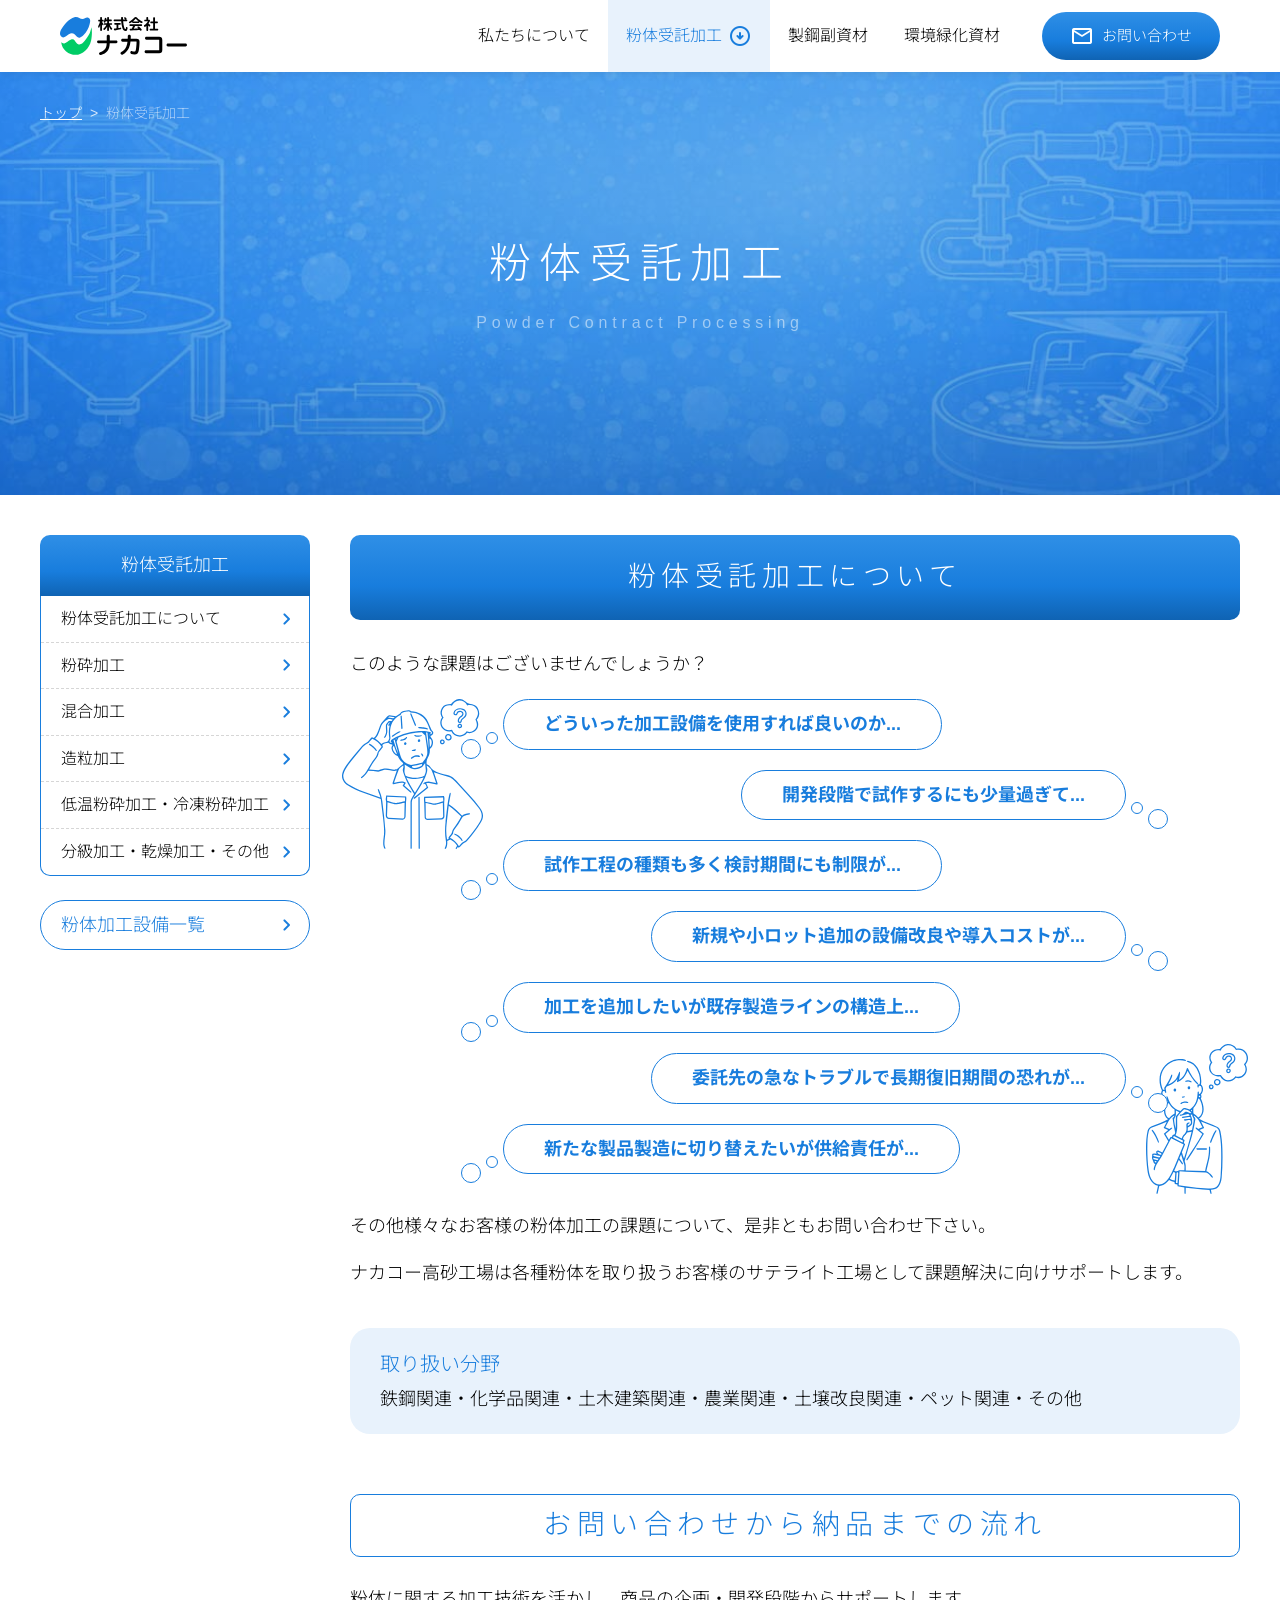
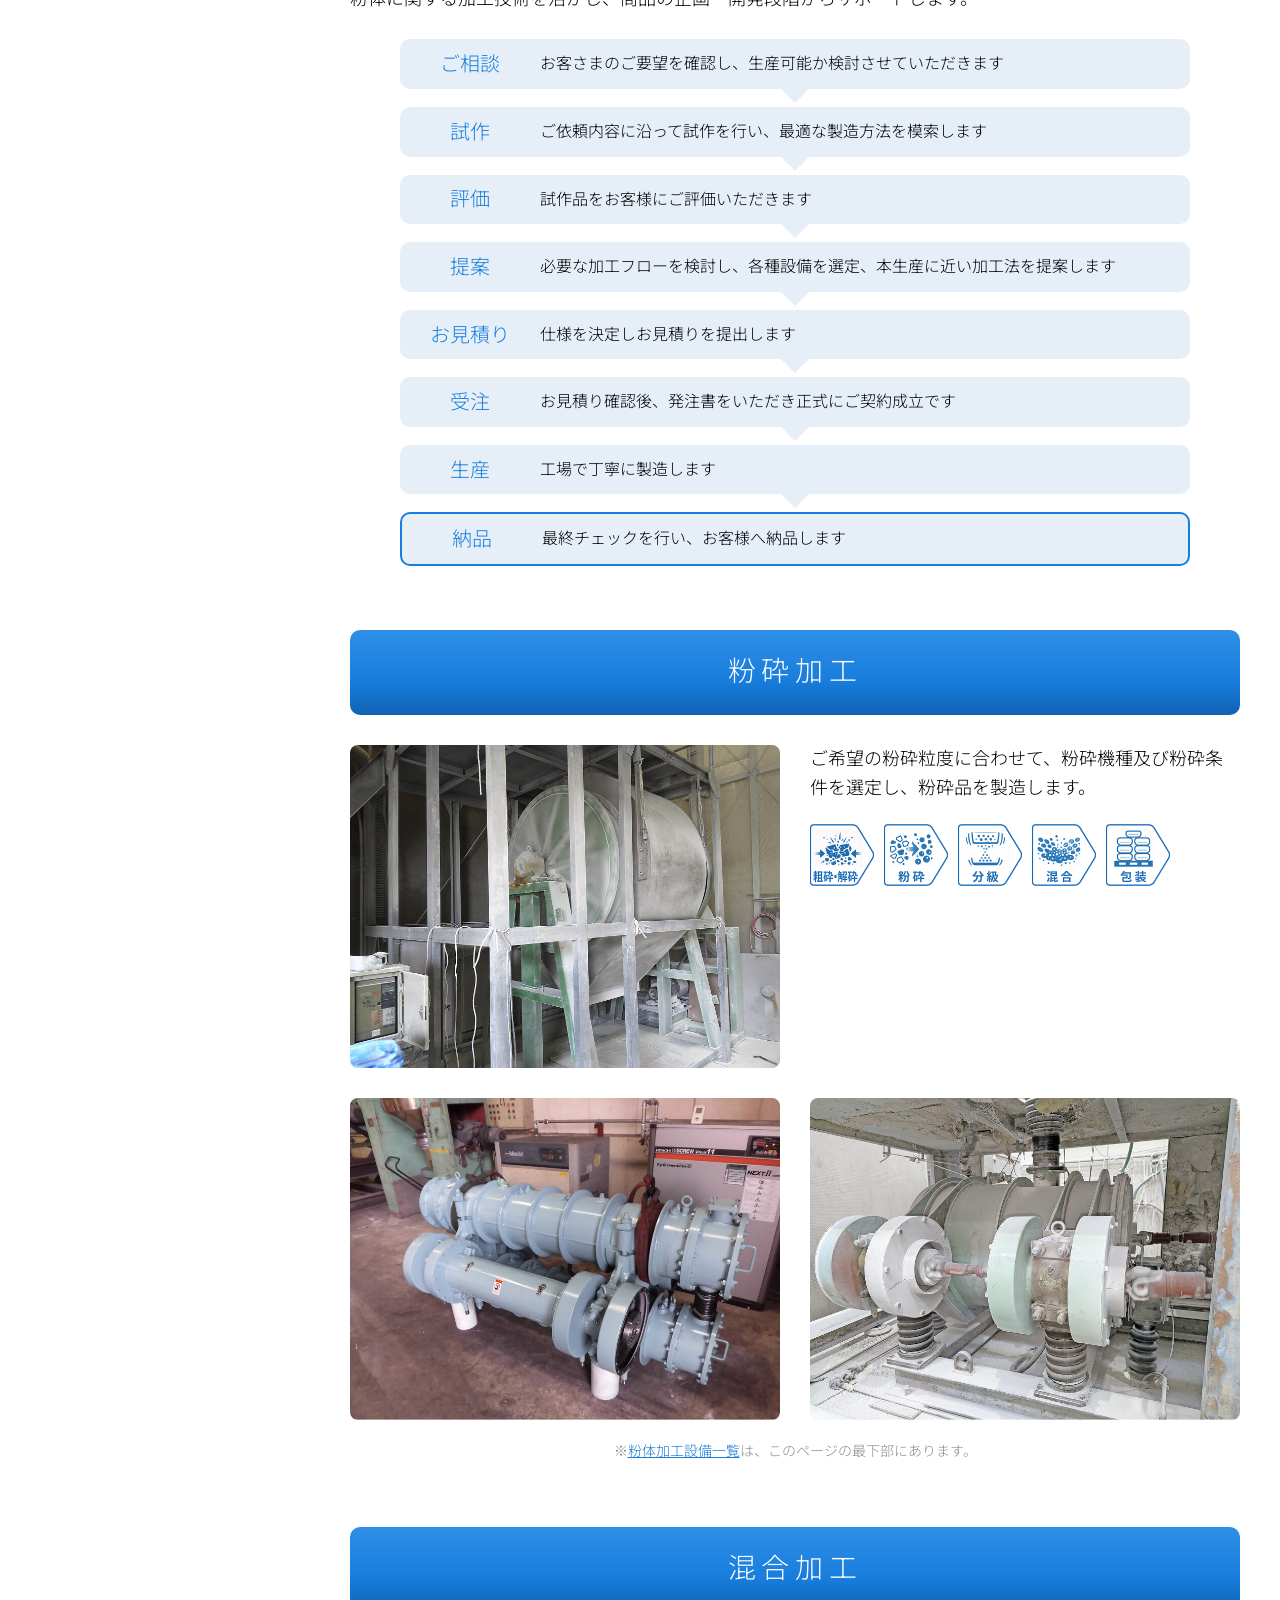
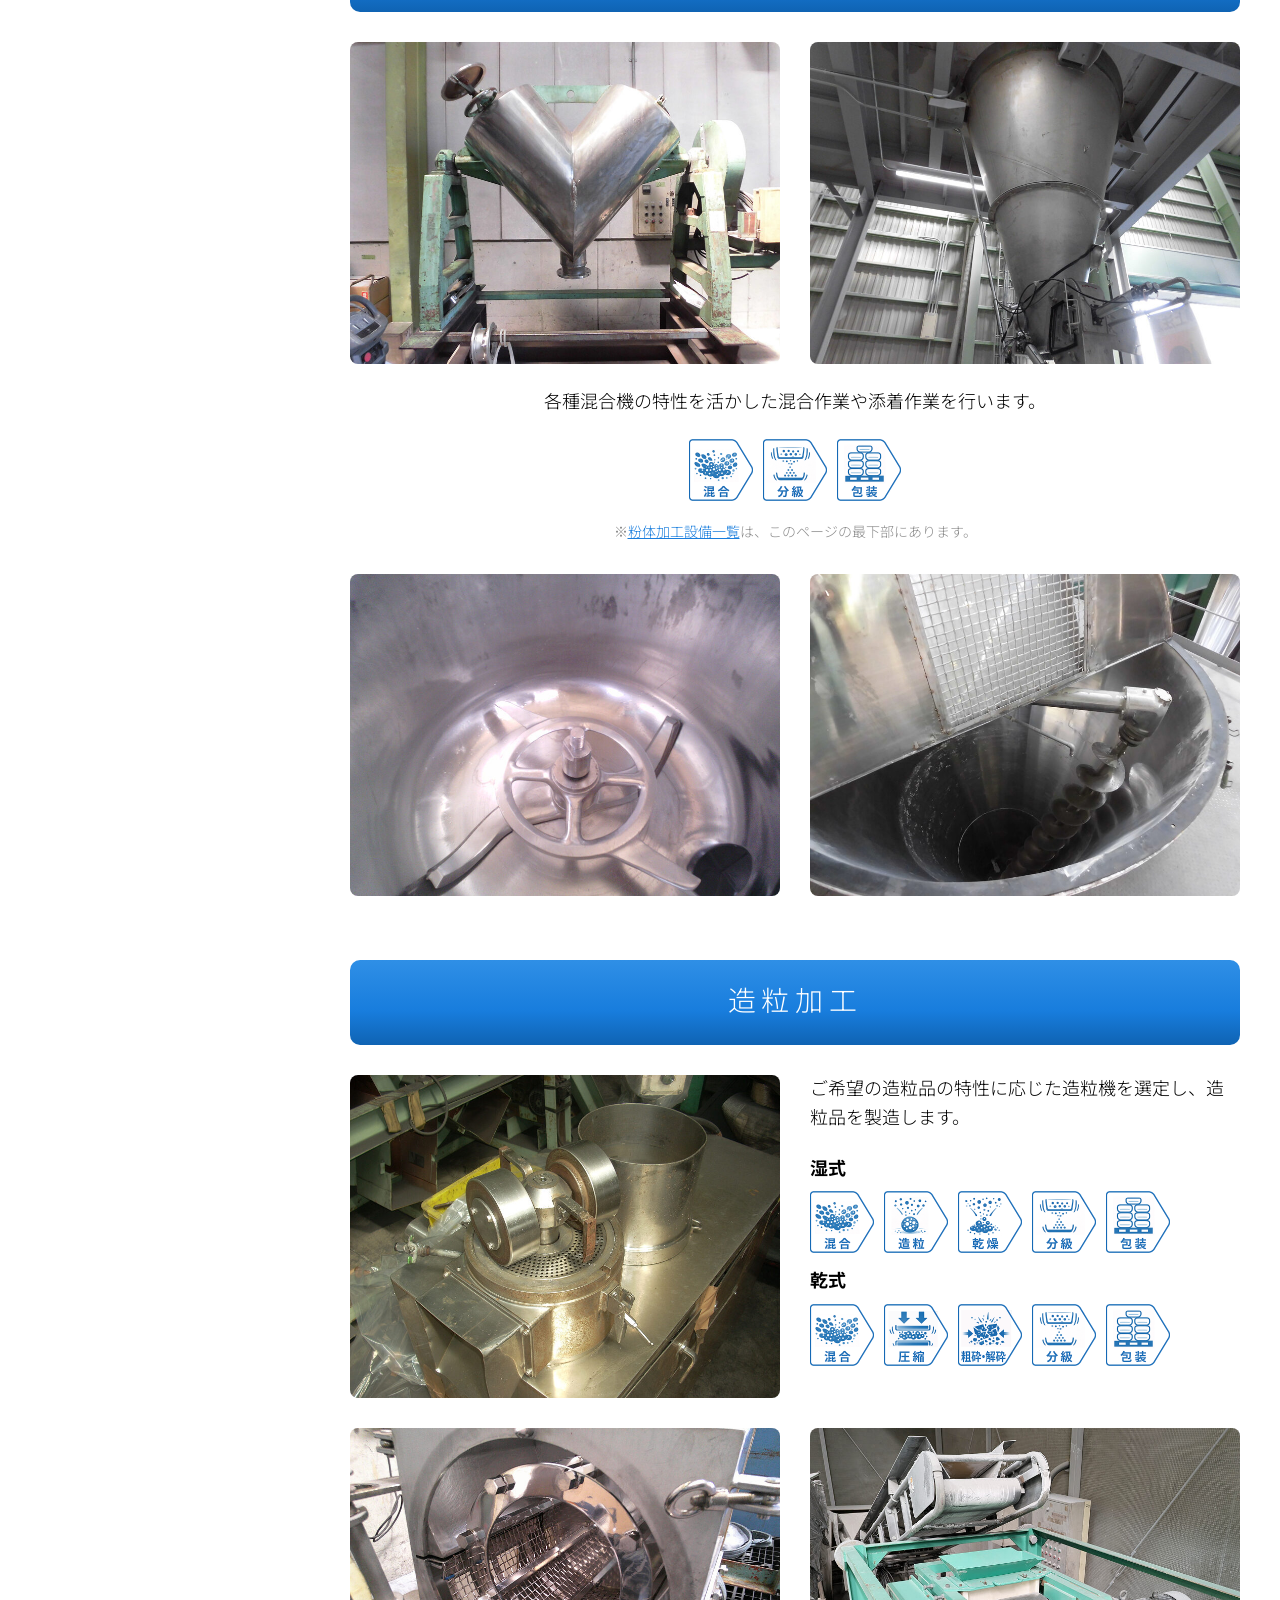
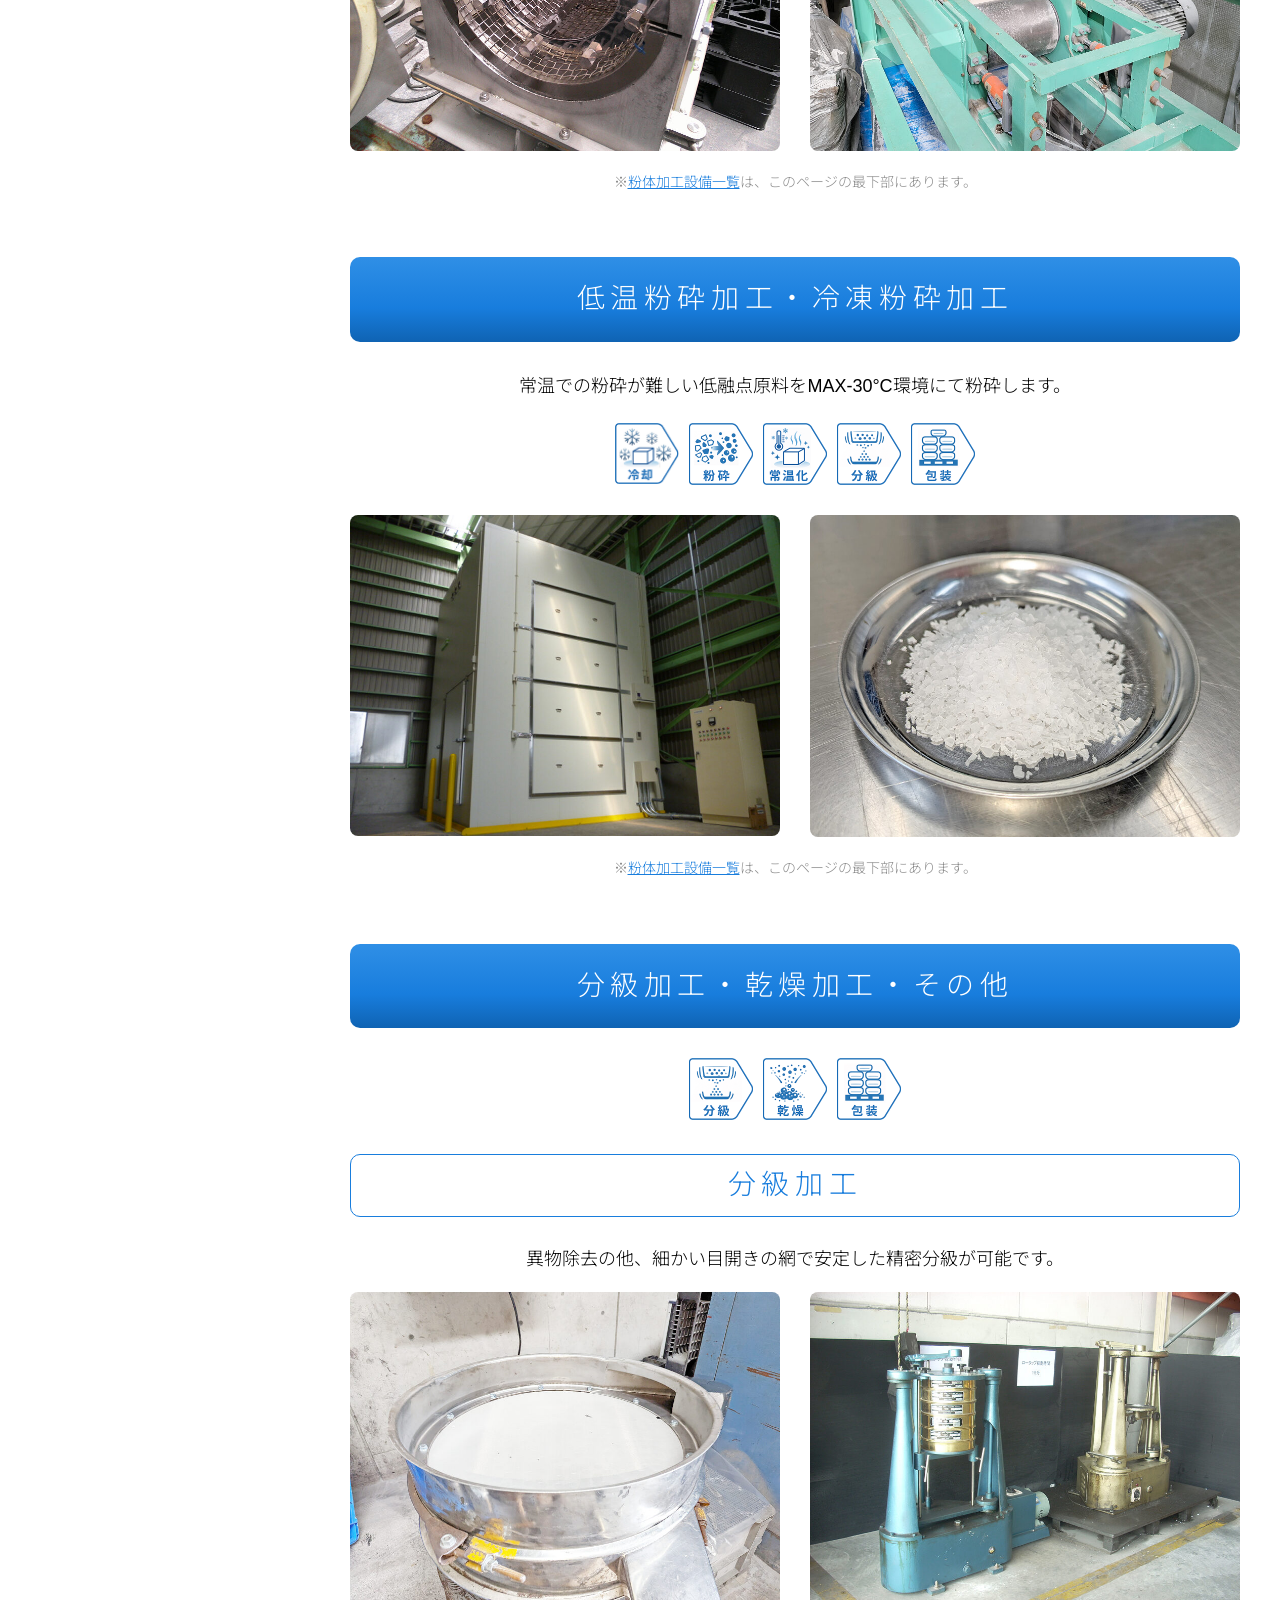
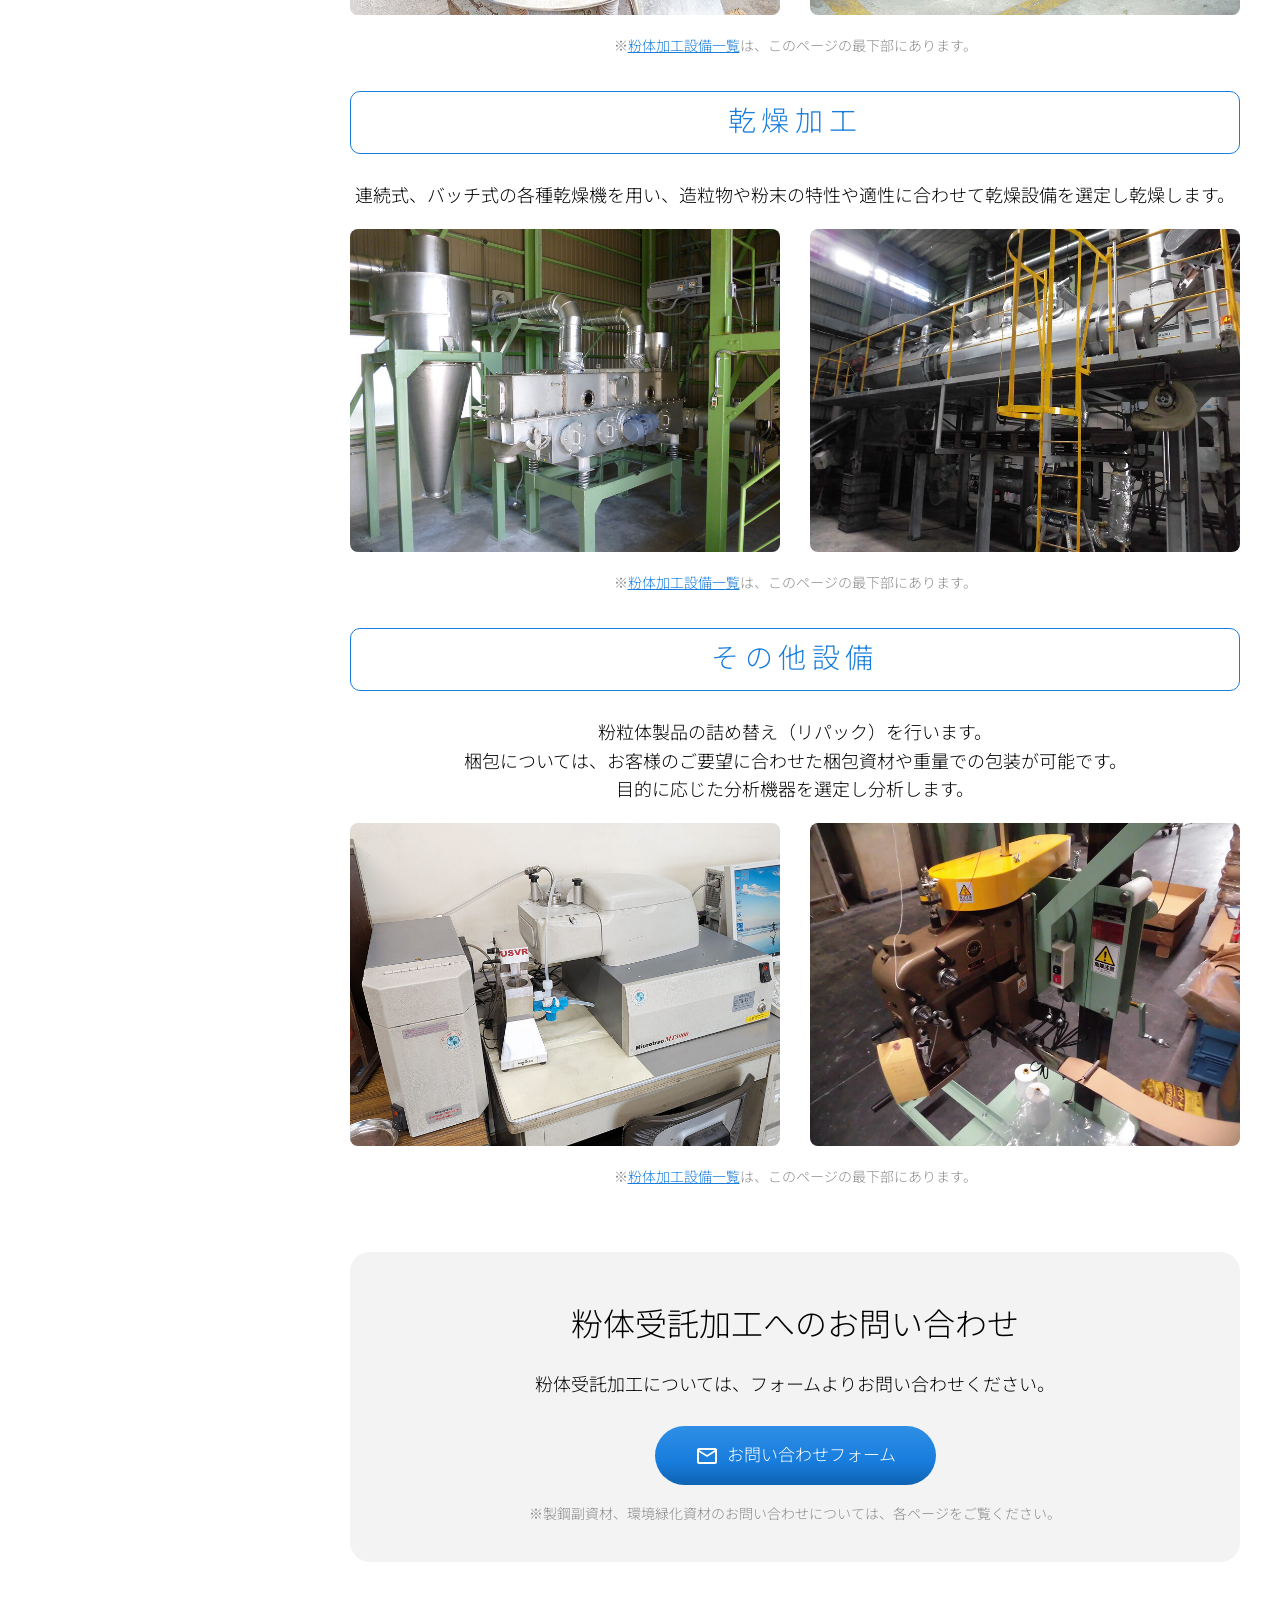
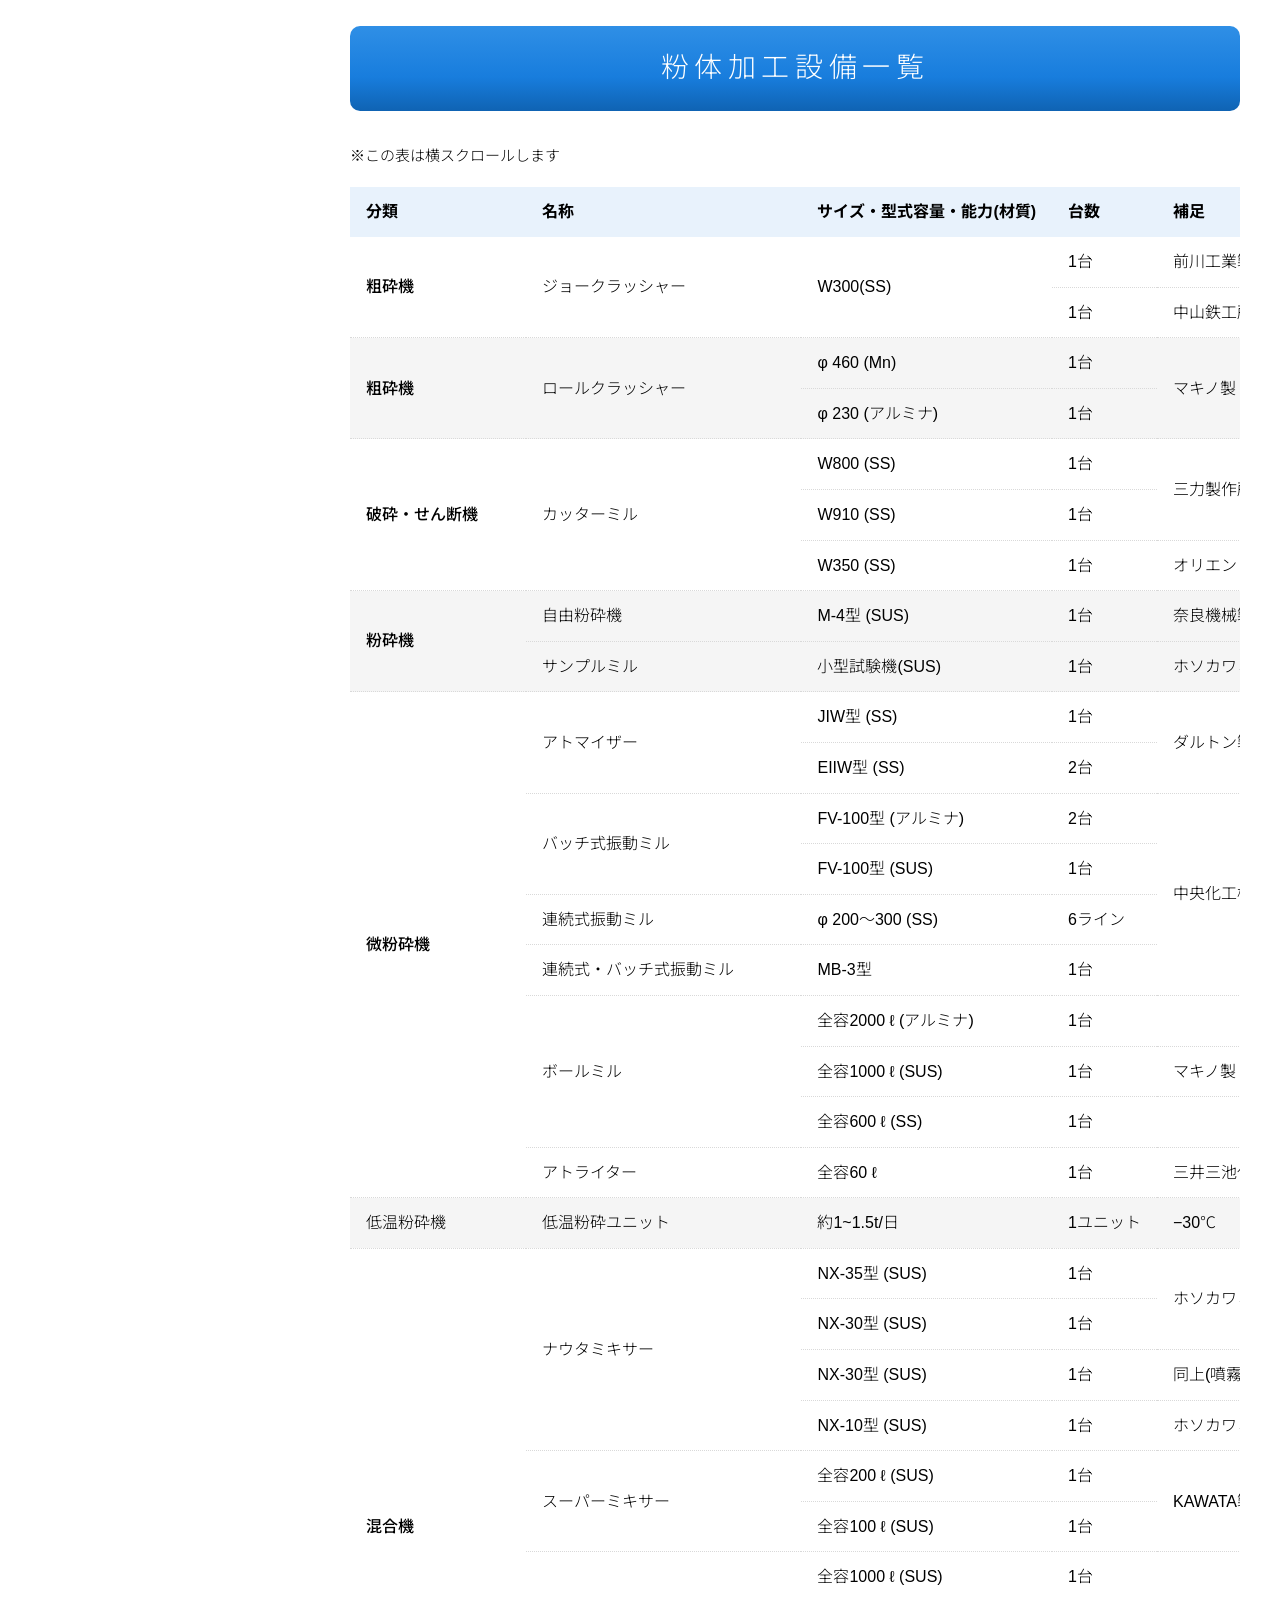
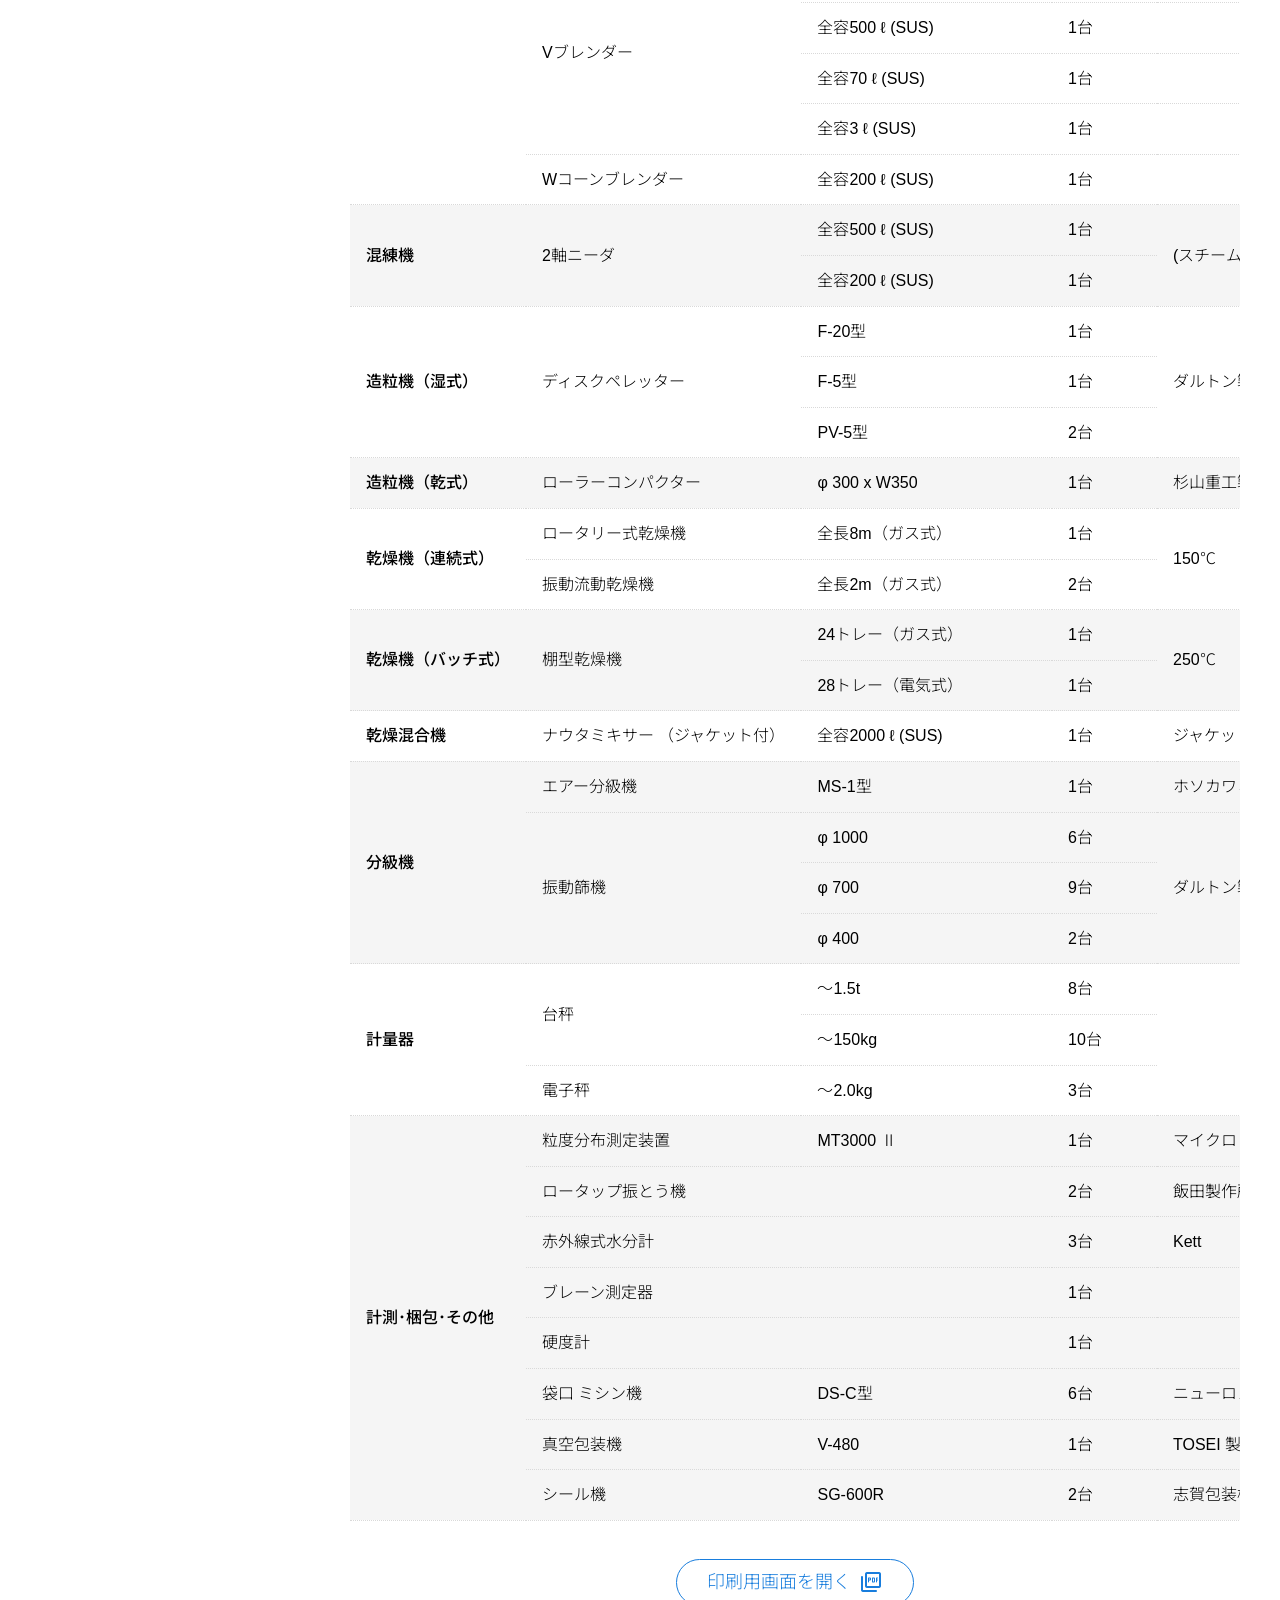
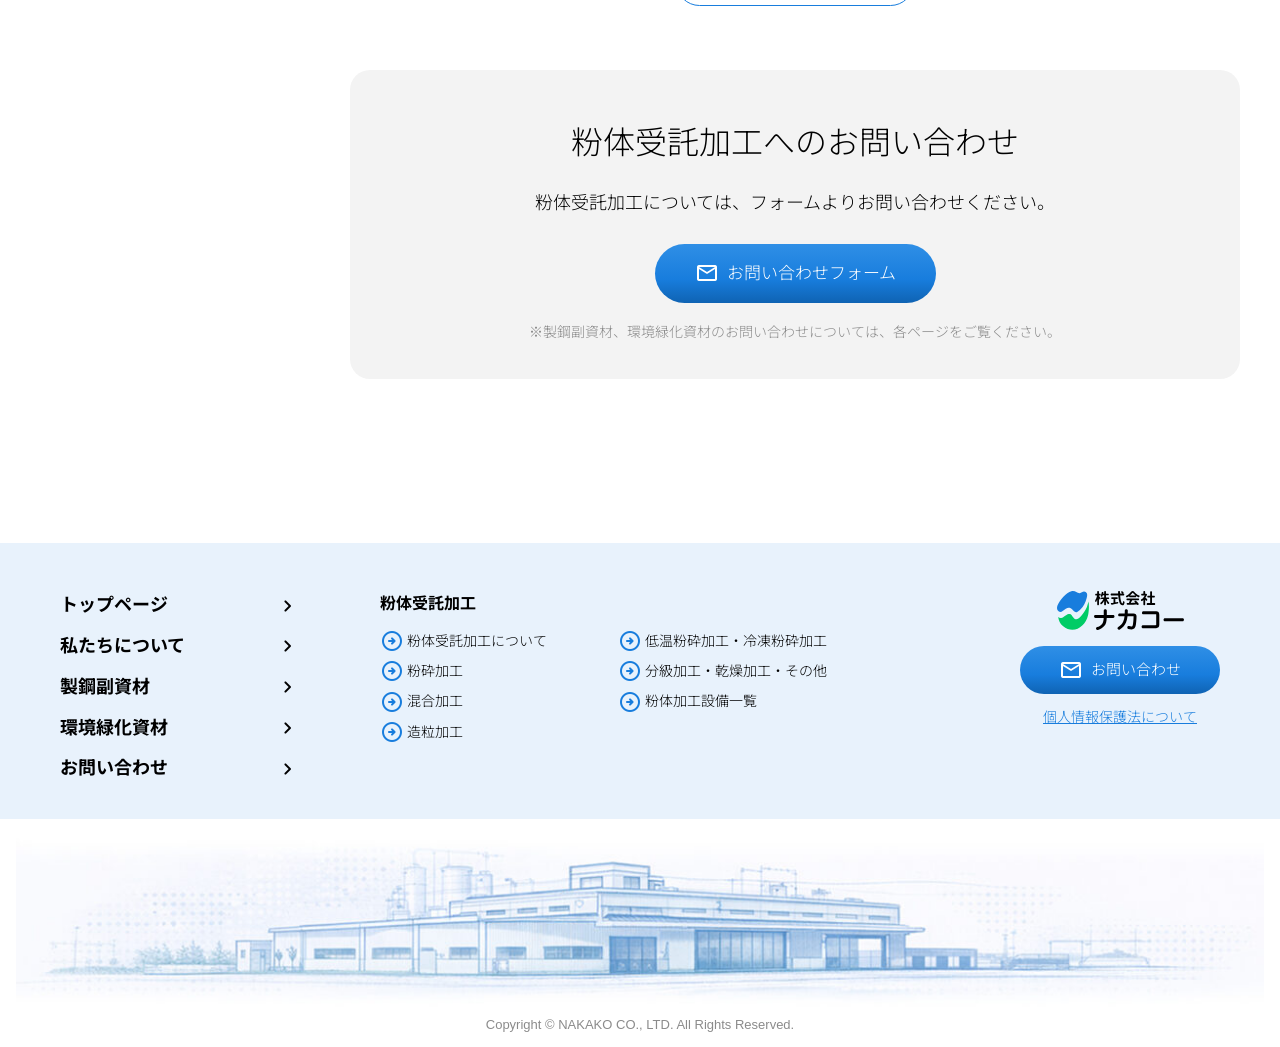
<file: powder-processing/index.html>
<!DOCTYPE html>
<html lang="ja">
<head>
  <meta charset="utf-8">
  <meta name="viewport" content="width=device-width, initial-scale=1">
  <title>粉体受託加工 | 株式会社ナカコー</title>
  <link rel="icon" type="image/png" sizes="32x32" href="../assets/favicon/favicon-32x32.png">
  <link rel="icon" type="image/png" sizes="16x16" href="../assets/favicon/favicon-16x16.png">
  <link rel="icon" href="../assets/favicon/favicon.ico" sizes="any">
  <link rel="apple-touch-icon" href="../assets/favicon/apple-touch-icon.png">
  <link rel="preconnect" href="https://fonts.googleapis.com">
  <link rel="preconnect" href="https://fonts.gstatic.com" crossorigin>
  <link href="https://fonts.googleapis.com/css2?family=Noto+Sans+JP:wght@400;500;700&family=Noto+Serif+JP:wght@600;700&display=swap" rel="stylesheet">
  <link rel="stylesheet" href="../assets/css/style.css">

  <link rel="stylesheet" href="https://fonts.googleapis.com/css2?family=Material+Symbols+Rounded:opsz,wght,FILL,GRAD@24,300,0,0" />
</head>
<body class="page-powder">

<a class="skip-link" href="#main">本文へスキップ</a>
<header class="site-header" id="site-header">
  <div class="site-header__bar">
    <div class="site-header__inner">
      <a class="site-header__logo" href="../">
        <img src="../assets/img/logo.svg" alt="株式会社ナカコー">
      </a>
      <button type="button" class="site-header__menu-btn" id="menu-toggle" aria-controls="global-nav" aria-expanded="false" aria-label="メニューを開く">
        <span class="site-header__menu-icon" aria-hidden="true"></span>
      </button>
      <div class="site-header__nav-wrap" id="global-nav">
        <button type="button" class="site-header__close" id="menu-close" aria-label="メニューを閉じる">
          <span aria-hidden="true">×</span>
        </button>
        <nav class="gnav" aria-label="グローバルナビゲーション">
          <ul class="gnav__list">
            <li class="gnav__item">
              <a class="gnav__link" href="../about/">私たちについて</a>
            </li>
            <li class="gnav__item gnav__item--has-sub">
              <a class="gnav__link gnav__link--parent gnav__link--active" href="../powder-processing/">
                粉体受託加工
                <span class="material-symbols-rounded">arrow_circle_down</span>
              </a>
              <div class="gnav__sub-wrap">
                <ul class="gnav__sub">
                  <li><a class="gnav__sub-link" href="../powder-processing/#about">粉体受託加工について<span class="material-symbols-rounded">keyboard_arrow_right</span></a></li>
                  <li><a class="gnav__sub-link" href="../powder-processing/#funsai">粉砕加工<span class="material-symbols-rounded">keyboard_arrow_right</span></a></li>
                  <li><a class="gnav__sub-link" href="../powder-processing/#kongo">混合加工<span class="material-symbols-rounded">keyboard_arrow_right</span></a></li>
                  <li><a class="gnav__sub-link" href="../powder-processing/#zouryu">造粒加工<span class="material-symbols-rounded">keyboard_arrow_right</span></a></li>
                  <li><a class="gnav__sub-link" href="../powder-processing/#teion">低温粉砕加工・冷凍粉砕加工<span class="material-symbols-rounded">keyboard_arrow_right</span></a></li>
                  <li><a class="gnav__sub-link" href="../powder-processing/#bunkyu">分級加工・乾燥加工・その他<span class="material-symbols-rounded">keyboard_arrow_right</span></a></li>
                  <li><a class="gnav__sub-link" href="../powder-processing/#setsubi">粉体加工設備一覧<span class="material-symbols-rounded">keyboard_arrow_right</span></a></li>
                </ul>
              </div>
            </li>
            <li class="gnav__item">
              <a class="gnav__link" href="../steelmaking-auxiliary-materials/">製鋼副資材</a>
            </li>
            <li class="gnav__item">
              <a class="gnav__link" href="../greening-materials/">環境緑化資材</a>
            </li>
          </ul>
        </nav>
        <a class="btn btn--header-contact" href="../contact/">
          <span class="material-symbols-rounded">mail</span>
          お問い合わせ
        </a>
      </div>
    </div>
  </div>
</header>

<main id="main" class="main main--powder">
  <header class="page-hero page-hero--blue page-hero--powder">
    <div class="page-hero__inner page-hero__inner--breadcrumb">
      <nav class="breadcrumb" aria-label="パンくずリスト">
        <ol class="breadcrumb__list">
          <li><a href="../">トップ</a></li>
          <li aria-current="page">粉体受託加工</li>
        </ol>
      </nav>
      <h1 class="page-hero__title">粉体受託加工</h1>
      <p class="page-hero__en">Powder Contract Processing</p>
    </div>
  </header>

  <div class="powder-layout">
    <aside class="powder-side" aria-label="粉体受託加工のメニュー">
      <nav class="powder-side__nav powder-side__nav--desktop">
        <p class="powder-side__title">粉体受託加工</p>
        <ul>
          <li><a href="#about">粉体受託加工について<span class="material-symbols-rounded">keyboard_arrow_right</span></a></li>
          <li><a href="#funsai">粉砕加工<span class="material-symbols-rounded">keyboard_arrow_right</span></a></li>
          <li><a href="#kongo">混合加工<span class="material-symbols-rounded">keyboard_arrow_right</span></a></li>
          <li><a href="#zouryu">造粒加工<span class="material-symbols-rounded">keyboard_arrow_right</span></a></li>
          <li><a href="#teion">低温粉砕加工・冷凍粉砕加工<span class="material-symbols-rounded">keyboard_arrow_right</span></a></li>
          <li><a href="#bunkyu">分級加工・乾燥加工・その他<span class="material-symbols-rounded">keyboard_arrow_right</span></a></li>
        </ul>
        <a class="powder-side__equipment" href="#setsubi">粉体加工設備一覧<span class="material-symbols-rounded">keyboard_arrow_right</span></a>
      </nav>
    </aside>

    <nav class="powder-tabs" aria-label="粉体受託加工セクション（モバイル）">
      <div class="powder-tabs__scroll-wrap">
        <div class="powder-tabs__scroll">
          <a class="powder-tabs__tab" href="#about">粉体受託加工について</a>
          <a class="powder-tabs__tab" href="#funsai">粉砕加工</a>
          <a class="powder-tabs__tab" href="#kongo">混合加工</a>
          <a class="powder-tabs__tab" href="#zouryu">造粒加工</a>
          <a class="powder-tabs__tab" href="#teion">低温粉砕加工・冷凍粉砕加工</a>
          <a class="powder-tabs__tab" href="#bunkyu">分級加工・乾燥加工・その他</a>
          <a class="powder-tabs__tab" href="#setsubi">設備一覧</a>
        </div>
      </div>
      <p class="powder-tabs__note"><small>※このメニューは横スクロールします</small></p>
    </nav>

    <div class="powder-main">
      <section class="powder-section" id="about" tabindex="-1">
        <h2 class="page-title page-title--blue">粉体受託加工について</h2>
        <p class="powder-section__lead">このような課題はございませんでしょうか？</p>
        <div class="bubbles-container">
          <div class="person-left">
            <img src="../assets/img/powder-person1.svg" alt="悩む作業員">
          </div>
          <ul class="bubbles-wrapper">
            <li>どういった加工設備を使用すれば良いのか...</li>
            <li>開発段階で試作するにも少量過ぎて...</li>
            <li>試作工程の種類も多く検討期間にも制限が...</li>
            <li>新規や小ロット追加の設備改良や導入コストが...</li>
            <li>加工を追加したいが既存製造ラインの構造上...</li>
            <li>委託先の急なトラブルで長期復旧期間の恐れが...</li>
            <li>新たな製品製造に切り替えたいが供給責任が...</li>
          </ul>
          <div class="person-right">
            <img src="../assets/img/powder-person2.svg" alt="悩む女性">
          </div>
          <div class="person-sp">
            <img src="../assets/img/powder-person-sp.svg" alt="悩む人たち">
          </div>
        </div>
        <div class="powder-section__lead-wrap">
          <p>その他様々なお客様の粉体加工の課題について、是非ともお問い合わせ下さい。</p>
          <p>ナカコー高砂工場は各種粉体を取り扱うお客様のサテライト工場として課題解決に向けサポートします。</p>
        </div>
        <section class="powder-section__treaty">
          <h4>取り扱い分野</h4>
          <p>鉄鋼関連・化学品関連・土木建築関連・農業関連・土壌改良関連・ペット関連・その他</p>
        </section>
        <section class="powder-flow" aria-label="お問い合わせから納品までの流れ">
          <h3 class="title--outline">お問い合わせから納品までの流れ</h3>
          <p class="powder-flow__lead">粉体に関する加工技術を活かし、商品の企画・開発段階からサポートします。</p>
          <ol class="powder-flow__list">
            <li class="powder-flow__item">
              <span class="powder-flow__label">ご相談</span>
              <span class="powder-flow__text">お客さまのご要望を確認し、生産可能か検討させていただきます</span>
            </li>
            <li class="powder-flow__item">
              <span class="powder-flow__label">試作</span>
              <span class="powder-flow__text">ご依頼内容に沿って試作を行い、最適な製造方法を模索します</span>
            </li>
            <li class="powder-flow__item">
              <span class="powder-flow__label">評価</span>
              <span class="powder-flow__text">試作品をお客様にご評価いただきます</span>
            </li>
            <li class="powder-flow__item">
              <span class="powder-flow__label">提案</span>
              <span class="powder-flow__text">必要な加工フローを検討し、各種設備を選定、本生産に近い加工法を提案します</span>
            </li>
            <li class="powder-flow__item">
              <span class="powder-flow__label">お見積り</span>
              <span class="powder-flow__text">仕様を決定しお見積りを提出します</span>
            </li>
            <li class="powder-flow__item">
              <span class="powder-flow__label">受注</span>
              <span class="powder-flow__text">お見積り確認後、発注書をいただき正式にご契約成立です</span>
            </li>
            <li class="powder-flow__item">
              <span class="powder-flow__label">生産</span>
              <span class="powder-flow__text">工場で丁寧に製造します</span>
            </li>
            <li class="powder-flow__item powder-flow__item--last">
              <span class="powder-flow__label">納品</span>
              <span class="powder-flow__text">最終チェックを行い、お客様へ納品します</span>
            </li>
          </ol>
        </section>
        
      </section>

      <section class="powder-section" id="funsai" tabindex="-1">
        <h2 class="page-title page-title--blue">粉砕加工</h2>
        <div class="process-intro">
          <div class="process-intro__image">
            <img src="../assets/img/powder-funsai1.jpg" alt="粉砕加工設備">
          </div>
          <div class="process-intro__body">
            <p class="process-intro__lead">ご希望の粉砕粒度に合わせて、粉砕機種及び粉砕条件を選定し、粉砕品を製造します。</p>
            <ol class="process-steps">
              <li><img src="../assets/img/powder-icon-arasai.png" alt="粗砕・解体"></li>
              <li><img src="../assets/img/powder-icon-funsai.png" alt="粉砕"></li>
              <li><img src="../assets/img/powder-icon-bunkyu.png" alt="分級"></li>
              <li><img src="../assets/img/powder-icon-kongo.png" alt="混合"></li>
              <li><img src="../assets/img/powder-icon-houso.png" alt="包装"></li>
            </ol>
          </div>
        </div>
        <div class="process-gallery process-gallery">
          <img src="../assets/img/powder-funsai2.jpg" alt="粉砕加工設備写真1">
          <img src="../assets/img/powder-funsai3.jpg" alt="粉砕加工設備写真2">
        </div>
        <p class="process-intro__note">※<a href="#setsubi">粉体加工設備一覧</a>は、このページの最下部にあります。</p>
      </section>

      <section class="powder-section" id="kongo" tabindex="-1">
        <h2 class="page-title page-title--blue">混合加工</h2>
        <div class="process-gallery">
          <img src="../assets/img/powder-kongo1.jpg" alt="混合加工設備写真1">
          <img src="../assets/img/powder-kongo2.jpg" alt="混合加工設備写真2">
        </div>
        <p class="process-intro__lead process-intro__lead--center">各種混合機の特性を活かした混合作業や添着作業を行います。</p>
        <ol class="process-steps process-steps--center">
          <li><img src="../assets/img/powder-icon-kongo.png" alt="混合"></li>
          <li><img src="../assets/img/powder-icon-bunkyu.png" alt="分級"></li>
          <li><img src="../assets/img/powder-icon-houso.png" alt="包装"></li>
        </ol>
        <p class="process-intro__note">※<a href="#setsubi">粉体加工設備一覧</a>は、このページの最下部にあります。</p>
        <div class="process-gallery">
          <img src="../assets/img/powder-kongo3.jpg" alt="混合加工設備写真3">
          <img src="../assets/img/powder-kongo4.jpg" alt="混合加工設備写真4">
        </div>
      </section>

      <section class="powder-section" id="zouryu" tabindex="-1">
        <h2 class="page-title page-title--blue">造粒加工</h2>
        <div class="process-intro">
          <div class="process-intro__image">
            <img src="../assets/img/powder-zouryu1.jpg" alt="造粒加工設備">
          </div>
          <div class="process-intro__body">
            <p class="process-intro__lead">ご希望の造粒品の特性に応じた造粒機を選定し、造粒品を製造します。</p>
            <p class="process-intro__subhead">湿式</p>
            <ol class="process-steps">
              <li><img src="../assets/img/powder-icon-kongo.png" alt="混合"></li>
              <li><img src="../assets/img/powder-icon-zouryu.png" alt="造粒"></li>
              <li><img src="../assets/img/powder-icon-kanso.png" alt="乾燥"></li>
              <li><img src="../assets/img/powder-icon-bunkyu.png" alt="分級"></li>
              <li><img src="../assets/img/powder-icon-houso.png" alt="包装"></li>
            </ol>
            <p class="process-intro__subhead">乾式</p>
            <ol class="process-steps">
              <li><img src="../assets/img/powder-icon-kongo.png" alt="混合"></li>
              <li><img src="../assets/img/powder-icon-asshuku.png" alt="圧縮"></li>
              <li><img src="../assets/img/powder-icon-arasai.png" alt="粗砕・解砕"></li>
              <li><img src="../assets/img/powder-icon-bunkyu.png" alt="分級"></li>
              <li><img src="../assets/img/powder-icon-houso.png" alt="包装"></li>
            </ol>
          </div>
        </div>
        <div class="process-gallery">
          <img src="../assets/img/powder-zouryu2.jpg" alt="造粒加工設備写真1">
          <img src="../assets/img/powder-zouryu3.jpg" alt="造粒加工設備写真2">
        </div>
        <p class="process-intro__note">※<a href="#setsubi">粉体加工設備一覧</a>は、このページの最下部にあります。</p>
      </section>

      <section class="powder-section" id="teion" tabindex="-1">
        <h2 class="page-title page-title--blue">低温粉砕加工・冷凍粉砕加工</h2>
        <p class="process-intro__lead process-intro__lead--center">常温での粉砕が難しい低融点原料をMAX-30°C環境にて粉砕します。</p>
        <ol class="process-steps process-steps--center">
          <li><img src="../assets/img/powder-icon-reikyaku.png" alt="冷却"></li>
          <li><img src="../assets/img/powder-icon-funsai.png" alt="粉砕"></li>
          <li><img src="../assets/img/powder-icon-jouonka.png" alt="常温化"></li>
          <li><img src="../assets/img/powder-icon-bunkyu.png" alt="分級"></li>
          <li><img src="../assets/img/powder-icon-houso.png" alt="包装"></li>
        </ol>
        <div class="process-gallery">
          <img src="../assets/img/powder-teion1.jpg" alt="低温粉砕加工設備写真1">
          <img src="../assets/img/powder-teion2.jpg" alt="低温粉砕加工設備写真2">
        </div>
        <p class="process-intro__note">※<a href="#setsubi">粉体加工設備一覧</a>は、このページの最下部にあります。</p>
      </section>

      <section class="powder-section" id="bunkyu" tabindex="-1">
        <h2 class="page-title page-title--blue">分級加工・乾燥加工・その他</h2>
        <ol class="process-steps process-steps--center">
          <li><img src="../assets/img/powder-icon-bunkyu.png" alt="分級"></li>
          <li><img src="../assets/img/powder-icon-kanso.png" alt="乾燥"></li>
          <li><img src="../assets/img/powder-icon-houso.png" alt="包装"></li>
        </ol>

        <div class="process-group">
          <h3 class="title--outline">分級加工</h3>
          <p class="process-group__lead">異物除去の他、細かい目開きの網で安定した精密分級が可能です。</p>
          <div class="process-gallery">
            <img src="../assets/img/powder-bunkyu1.jpg" alt="分級加工設備写真1">
            <img src="../assets/img/powder-bunkyu2.jpg" alt="分級加工設備写真2">
          </div>
          <p class="process-intro__note">※<a href="#setsubi">粉体加工設備一覧</a>は、このページの最下部にあります。</p>
        </div>

        <div class="process-group">
          <h3 class="title--outline">乾燥加工</h3>
          <p class="process-group__lead">連続式、バッチ式の各種乾燥機を用い、造粒物や粉末の特性や適性に合わせて乾燥設備を選定し乾燥します。</p>
          <div class="process-gallery">
            <img src="../assets/img/powder-kanso1.jpg" alt="乾燥加工設備写真1">
            <img src="../assets/img/powder-kanso2.jpg" alt="乾燥加工設備写真2">
          </div>
          <p class="process-intro__note">※<a href="#setsubi">粉体加工設備一覧</a>は、このページの最下部にあります。</p>
        </div>

        <div class="process-group">
          <h3 class="title--outline">その他設備</h3>
          <p class="process-group__lead">粉粒体製品の詰め替え（リパック）を行います。<br>梱包については、お客様のご要望に合わせた梱包資材や重量での包装が可能です。<br>目的に応じた分析機器を選定し分析します。</p>
          <div class="process-gallery">
            <img src="../assets/img/powder-else1.jpg" alt="その他設備写真1">
            <img src="../assets/img/powder-else2.jpg" alt="その他設備写真2">
          </div>
          <p class="process-intro__note">※<a href="#setsubi">粉体加工設備一覧</a>は、このページの最下部にあります。</p>
        </div>
      </section>

      <section class="powder-section powder-section--cta">
        <h3 class="powder-cta__title">粉体受託加工への<br class="spbr">お問い合わせ</h3>
        <p class="powder-cta__lead">粉体受託加工については、<br class="spbr">フォームよりお問い合わせください。</p>
        <a class="btn btn--cta powder-cta__button" href="../contact/">
          <span class="material-symbols-rounded">mail</span>
          お問い合わせフォーム
        </a>
        <p class="powder-cta__note">※製鋼副資材、環境緑化資材のお問い合わせについては、各ページをご覧ください。</p>
      </section>

      <section class="powder-section" id="setsubi" tabindex="-1">
        <h2 class="page-title page-title--blue">粉体加工設備一覧</h2>
        <p class="powder-tabs__note"><small>※この表は横スクロールします</small></p>
        <div class="table-scroll-shell" data-table-scroll-shell>
          <div class="table-wrap table-scroll-shell__viewport">
            <table class="data-table setsubi-table">
            <thead>
              <tr>
                <th scope="col">分類</th>
                <th scope="col">名称</th>
                <th scope="col">サイズ・型式容量・能力(材質)</th>
                <th scope="col">台数</th>
                <th scope="col">補足</th>
              </tr>
            </thead>
            <tbody>
              <tr class="setsubi-row--white">
                <th scope="rowgroup" rowspan="2">粗砕機</th>
                <td rowspan="2">ジョークラッシャー</td>
                <td rowspan="2">W300(SS)</td>
                <td>1台</td>
                <td>前川工業製</td>
              </tr>
              <tr class="setsubi-row--white">
                <td>1台</td>
                <td>中山鉄工所製</td>
              </tr>

              <tr class="setsubi-row--gray">
                <th scope="rowgroup" rowspan="2">粗砕機</th>
                <td rowspan="2">ロールクラッシャー</td>
                <td>φ 460 (Mn)</td>
                <td>1台</td>
                <td rowspan="2">マキノ製</td>
              </tr>
              <tr class="setsubi-row--gray">
                <td>φ 230 (アルミナ)</td>
                <td>1台</td>
              </tr>

              <tr class="setsubi-row--white">
                <th scope="rowgroup" rowspan="3">破砕・せん断機</th>
                <td rowspan="3">カッターミル</td>
                <td>W800 (SS)</td>
                <td>1台</td>
                <td rowspan="2">三力製作所製</td>
              </tr>
              <tr class="setsubi-row--white">
                <td>W910 (SS)</td>
                <td>1台</td>
              </tr>
              <tr class="setsubi-row--white">
                <td>W350 (SS)</td>
                <td>1台</td>
                <td>オリエント粉砕機製</td>
              </tr>

              <tr class="setsubi-row--gray">
                <th scope="rowgroup" rowspan="2">粉砕機</th>
                <td>自由粉砕機</td>
                <td>M-4型 (SUS)</td>
                <td>1台</td>
                <td>奈良機械製</td>
              </tr>
              <tr class="setsubi-row--gray">
                <td>サンプルミル</td>
                <td>小型試験機(SUS)</td>
                <td>1台</td>
                <td>ホソカワミクロン製</td>
              </tr>

              <tr class="setsubi-row--white">
                <th scope="rowgroup" rowspan="10">微粉砕機</th>
                <td rowspan="2">アトマイザー</td>
                <td>JIW型 (SS)</td>
                <td>1台</td>
                <td rowspan="2">ダルトン製</td>
              </tr>
              <tr class="setsubi-row--white">
                <td>EIIW型 (SS)</td>
                <td>2台</td>
              </tr>
              <tr class="setsubi-row--white">
                <td rowspan="2">バッチ式振動ミル</td>
                <td>FV-100型 (アルミナ)</td>
                <td>2台</td>
                <td rowspan="4">中央化工機製</td>
              </tr>
              <tr class="setsubi-row--white">
                <td>FV-100型 (SUS)</td>
                <td>1台</td>
              </tr>
              <tr class="setsubi-row--white">
                <td>連続式振動ミル</td>
                <td>φ 200～300 (SS)</td>
                <td>6ライン</td>
              </tr>
              <tr class="setsubi-row--white">
                <td>連続式・バッチ式振動ミル</td>
                <td>MB-3型</td>
                <td>1台</td>
              </tr>
              <tr class="setsubi-row--white">
                <td rowspan="3">ボールミル</td>
                <td>全容2000 ℓ (アルミナ)</td>
                <td>1台</td>
                <td></td>
              </tr>
              <tr class="setsubi-row--white">
                <td>全容1000 ℓ (SUS)</td>
                <td>1台</td>
                <td>マキノ製</td>
              </tr>
              <tr class="setsubi-row--white">
                <td>全容600 ℓ (SS)</td>
                <td>1台</td>
                <td></td>
              </tr>
              <tr class="setsubi-row--white">
                <td>アトライター</td>
                <td>全容60 ℓ</td>
                <td>1台</td>
                <td>三井三池化工機</td>
              </tr>

              <tr class="setsubi-row--gray">
                <td>低温粉砕機</td>
                <td>低温粉砕ユニット</td>
                <td>約1~1.5t/日</td>
                <td>1ユニット</td>
                <td>−30℃</td>
              </tr>

              <tr class="setsubi-row--white">
                <th scope="rowgroup" rowspan="11">混合機</th>
                <td rowspan="4">ナウタミキサー</td>
                <td>NX-35型 (SUS)</td>
                <td>1台</td>
                <td rowspan="2">ホソカワミクロン製</td>
              </tr>
              <tr class="setsubi-row--white">
                <td>NX-30型 (SUS)</td>
                <td>1台</td>
              </tr>
              <tr class="setsubi-row--white">
                <td>NX-30型 (SUS)</td>
                <td>1台</td>
                <td>同上(噴霧装置付)</td>
              </tr>
              <tr class="setsubi-row--white">
                <td>NX-10型 (SUS)</td>
                <td>1台</td>
                <td>ホソカワミクロン製</td>
              </tr>
              <tr class="setsubi-row--white">
                <td rowspan="2">スーパーミキサー</td>
                <td>全容200 ℓ (SUS)</td>
                <td>1台</td>
                <td rowspan="2">KAWATA製</td>
              </tr>
              <tr class="setsubi-row--white">
                <td>全容100 ℓ (SUS)</td>
                <td>1台</td>
              </tr>
              <tr class="setsubi-row--white">
                <td rowspan="4">Vブレンダー</td>
                <td>全容1000 ℓ (SUS)</td>
                <td>1台</td>
                <td></td>
              </tr>
              <tr class="setsubi-row--white">
                <td>全容500 ℓ (SUS)</td>
                <td>1台</td>
                <td></td>
              </tr>
              <tr class="setsubi-row--white">
                <td>全容70 ℓ (SUS)</td>
                <td>1台</td>
                <td></td>
              </tr>
              <tr class="setsubi-row--white">
                <td>全容3 ℓ (SUS)</td>
                <td>1台</td>
                <td></td>
              </tr>
              <tr class="setsubi-row--white">
                <td>Wコーンブレンダー </td>
                <td>全容200 ℓ (SUS)</td>
                <td>1台</td>
                <td></td>
              </tr>

              <tr class="setsubi-row--gray">
                <th scope="rowgroup" rowspan="2">混練機 </th>
                <td rowspan="2">2軸ニーダ </td>
                <td>全容500 ℓ (SUS)</td>
                <td>1台</td>
                <td rowspan="2">(スチームジャケット付)</td>
              </tr>
              <tr class="setsubi-row--gray">
                <td>全容200 ℓ (SUS)</td>
                <td>1台</td>
              </tr>

              <tr class="setsubi-row--white">
                <th scope="rowgroup" rowspan="3">造粒機（湿式）</th>
                <td rowspan="3">ディスクペレッター</td>
                <td>F-20型</td>
                <td>1台</td>
                <td rowspan="3">ダルトン製</td>
              </tr>
              <tr class="setsubi-row--white">
                <td>F-5型</td>
                <td>1台</td>
              </tr>
              <tr class="setsubi-row--white">
                <td>PV-5型</td>
                <td>2台</td>
              </tr>

              <tr class="setsubi-row--gray">
                <th scope="rowgroup" rowspan="1">造粒機（乾式） </th>
                <td>ローラーコンパクター </td>
                <td>φ 300 x W350</td>
                <td>1台</td>
                <td>杉山重工製</td>
              </tr>

              <tr class="setsubi-row--white">
                <th scope="rowgroup" rowspan="2">乾燥機（連続式） </th>
                <td>ロータリー式乾燥機</td>
                <td>全長8m（ガス式）</td>
                <td>1台</td>
                <td rowspan="2">150℃</td>
              </tr>
              <tr class="setsubi-row--white">
                <td>振動流動乾燥機</td>
                <td>全長2m（ガス式）</td>
                <td>2台</td>
              </tr>

              <tr class="setsubi-row--gray">
                <th scope="rowgroup" rowspan="2">乾燥機（バッチ式）</th>
                <td rowspan="2">棚型乾燥機</td>
                <td>24トレー（ガス式）</td>
                <td>1台</td>
                <td rowspan="2">250℃</td>
              </tr>
              <tr class="setsubi-row--gray">
                <td>28トレー（電気式）</td>
                <td>1台</td>
              </tr>

              <tr class="setsubi-row--white">
                <th scope="rowgroup">乾燥混合機</th>
                <td>ナウタミキサー （ジャケット付）</td>
                <td>全容2000 ℓ (SUS)</td>
                <td>1台</td>
                <td>ジャケット圧 (0.2Mpa)</td>
              </tr>
              
              <tr class="setsubi-row--gray">
                <th scope="rowgroup" rowspan="4">分級機</th>
                <td>エアー分級機</td>
                <td>MS-1型</td>
                <td>1台</td>
                <td>ホソカワミクロン製</td>
              </tr>
              <tr class="setsubi-row--gray">
                <td rowspan="3">振動篩機</td>
                <td>φ 1000</td>
                <td>6台</td>
                <td rowspan="3">ダルトン製・興和製</td>
              </tr>
              <tr class="setsubi-row--gray">
                <td>φ 700</td>
                <td>9台</td>
              </tr>
              <tr class="setsubi-row--gray">
                <td>φ 400</td>
                <td>2台</td>
              </tr>

              <tr class="setsubi-row--white">
                <th scope="rowgroup" rowspan="3">計量器</th>
                <td rowspan="2">台秤</td>
                <td>～1.5t</td>
                <td>8台</td>
                <td rowspan="3"></td>
              </tr>
              <tr class="setsubi-row--white">
                <td>～150kg</td>
                <td>10台</td>
              </tr>
              <tr class="setsubi-row--white">
                <td>電子秤</td>
                <td>～2.0kg</td>
                <td>3台</td>
              </tr>

              <tr class="setsubi-row--gray">
                <th scope="rowgroup" rowspan="8">計測･梱包･その他</th>
                <td>粒度分布測定装置</td>
                <td>MT3000 Ⅱ</td>
                <td>1台</td>
                <td>マイクロトラック・ベル製</td>
              </tr>
              <tr class="setsubi-row--gray">
                <td>ロータップ振とう機 </td>
                <td></td>
                <td>2台</td>
                <td>飯田製作所製</td>
              </tr>
              <tr class="setsubi-row--gray">
                <td>赤外線式水分計 </td>
                <td></td>
                <td>3台</td>
                <td>Kett</td>
              </tr>
              <tr class="setsubi-row--gray">
                <td>ブレーン測定器</td>
                <td></td>
                <td>1台</td>
                <td></td>
              </tr>
              <tr class="setsubi-row--gray">
                <td>硬度計 </td>
                <td></td>
                <td>1台</td>
                <td></td>
              </tr>
              <tr class="setsubi-row--gray">
                <td>袋口 ミシン機 </td>
                <td>DS-C型</td>
                <td>6台</td>
                <td>ニューロング工業製</td>
              </tr>
              <tr class="setsubi-row--gray">
                <td>真空包装機</td>
                <td>V-480</td>
                <td>1台</td>
                <td>TOSEI 製</td>
              </tr>
              <tr class="setsubi-row--gray">
                <td>シール機</td>
                <td>SG-600R </td>
                <td>2台</td>
                <td>志賀包装機製</td>
              </tr>
            </tbody>
            </table>
          </div>
          <button type="button" class="table-scroll-shell__nav table-scroll-shell__nav--prev" aria-label="設備一覧表を左へスクロール" aria-hidden="true" tabindex="-1">
            <span class="material-symbols-rounded" aria-hidden="true">chevron_left</span>
          </button>
          <button type="button" class="table-scroll-shell__nav table-scroll-shell__nav--next" aria-label="設備一覧表を右へスクロール" aria-hidden="true" tabindex="-1">
            <span class="material-symbols-rounded" aria-hidden="true">chevron_right</span>
          </button>
        </div>
        <p class="setsubi-print">
          <a class="btn btn--pdf" href="../assets/pdf/powder-processing-list.pdf" target="_blank">印刷用画面を開く<span class="material-symbols-rounded">picture_as_pdf</span></a>
        </p>
      </section>

      <section class="powder-section powder-section--cta">
        <h3 class="powder-cta__title">粉体受託加工への<br class="spbr">お問い合わせ</h3>
        <p class="powder-cta__lead">粉体受託加工については、<br class="spbr">フォームよりお問い合わせください。</p>
        <a class="btn btn--cta powder-cta__button" href="../contact/">
          <span class="material-symbols-rounded">mail</span>
          お問い合わせフォーム
        </a>
        <p class="powder-cta__note">※製鋼副資材、環境緑化資材のお問い合わせについては、各ページをご覧ください。</p>
      </section>


    </div>
  </div>
</main>

<footer class="site-footer">
  <div class="site-footer__inner">
    <div class="site-footer__cols">
      <div class="site-footer__col site-footer__col--sitemap">
        <ul class="site-footer__links site-footer__links--main">
          <li><a href="../">トップページ<span class="material-symbols-rounded">keyboard_arrow_right</span></a></li>
          <li><a href="../about/">私たちについて<span class="material-symbols-rounded">keyboard_arrow_right</span></a></li>
          <li><a href="../steelmaking-auxiliary-materials/">製鋼副資材<span class="material-symbols-rounded">keyboard_arrow_right</span></a></li>
          <li><a href="../greening-materials/">環境緑化資材<span class="material-symbols-rounded">keyboard_arrow_right</span></a></li>
          <li><a href="../contact/">お問い合わせ<span class="material-symbols-rounded">keyboard_arrow_right</span></a></li>
        </ul>
      </div>
      <div class="site-footer__col site-footer__col--powder">
        <p class="site-footer__heading">粉体受託加工</p>
        <div class="site-footer__powder-grid">
          <ul class="site-footer__links site-footer__links--dots">
            <li><a href="../powder-processing/#about"><span class="material-symbols-rounded">arrow_circle_right</span>粉体受託加工について</a></li>
            <li><a href="../powder-processing/#funsai"><span class="material-symbols-rounded">arrow_circle_right</span>粉砕加工</a></li>
            <li><a href="../powder-processing/#kongo"><span class="material-symbols-rounded">arrow_circle_right</span>混合加工</a></li>
            <li><a href="../powder-processing/#zouryu"><span class="material-symbols-rounded">arrow_circle_right</span>造粒加工</a></li>
          </ul>
          <ul class="site-footer__links site-footer__links--dots">
            <li><a href="../powder-processing/#teion"><span class="material-symbols-rounded">arrow_circle_right</span>低温粉砕加工・冷凍粉砕加工</a></li>
            <li><a href="../powder-processing/#bunkyu"><span class="material-symbols-rounded">arrow_circle_right</span>分級加工・乾燥加工・その他</a></li>
            <li><a href="../powder-processing/#setsubi"><span class="material-symbols-rounded">arrow_circle_right</span>粉体加工設備一覧</a></li>
          </ul>
        </div>
      </div>
      <div class="site-footer__col site-footer__col--brand">
        <a class="site-footer__logo" href="../">
          <img src="../assets/img/logo.svg" alt="株式会社ナカコー">
        </a>
        <a class="btn btn--footer-contact" href="../contact/">
          <span class="material-symbols-rounded">mail</span>
          お問い合わせ
        </a>
        <p class="site-footer__privacy">
          <a href="../privacy/">個人情報保護法について</a>
        </p>
      </div>
    </div>
  </div>
  <div class="site-footer__bottom">
    <img src="../assets/img/footer-illust.jpg" alt="">
    <p class="site-footer__copy">Copyright © NAKAKO CO., LTD. All Rights Reserved.</p>
  </div>
</footer>

<button type="button" class="pagetop" id="pagetop" aria-label="ページ先頭へ" aria-hidden="true" tabindex="-1">
  <span class="pagetop__text">PageTop</span>
  <span class="material-symbols-rounded">keyboard_arrow_up</span>
</button>

<script src="../assets/js/main.js" defer></script>
</body>
</html>
</file>
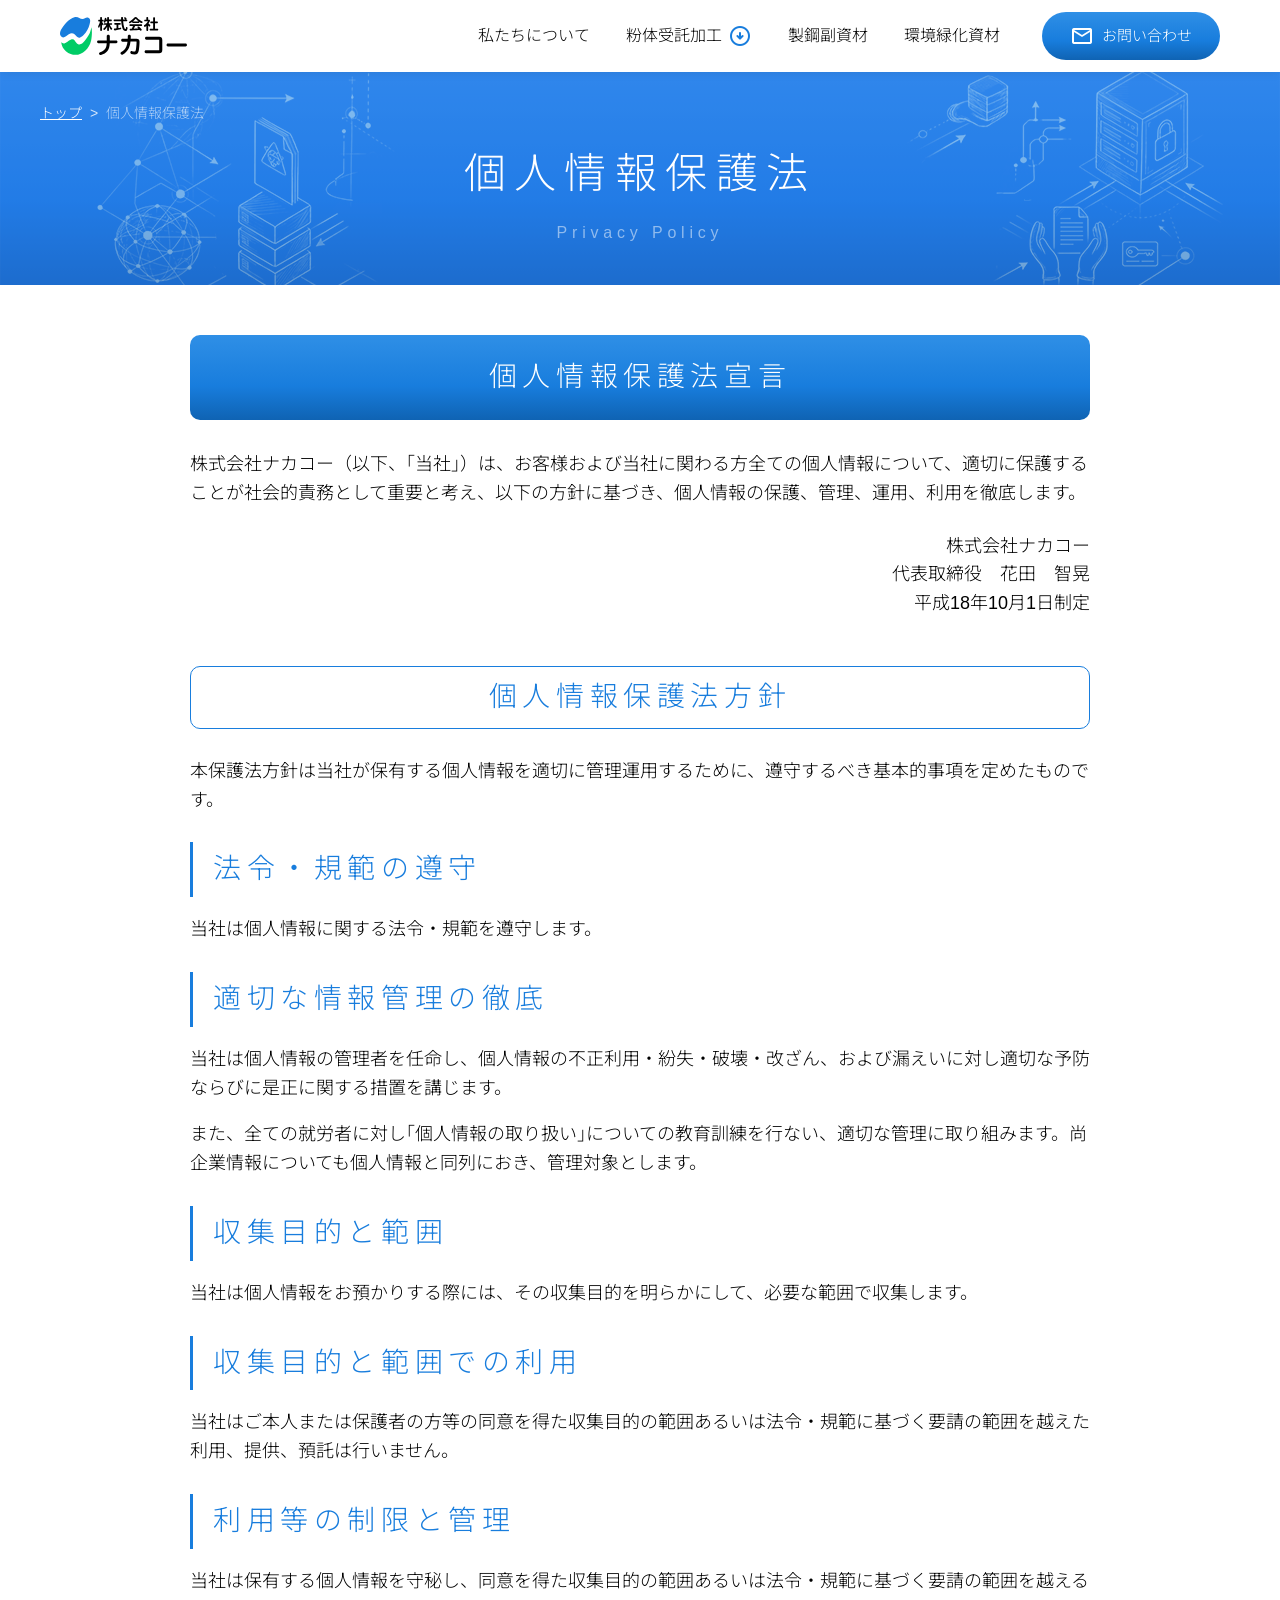
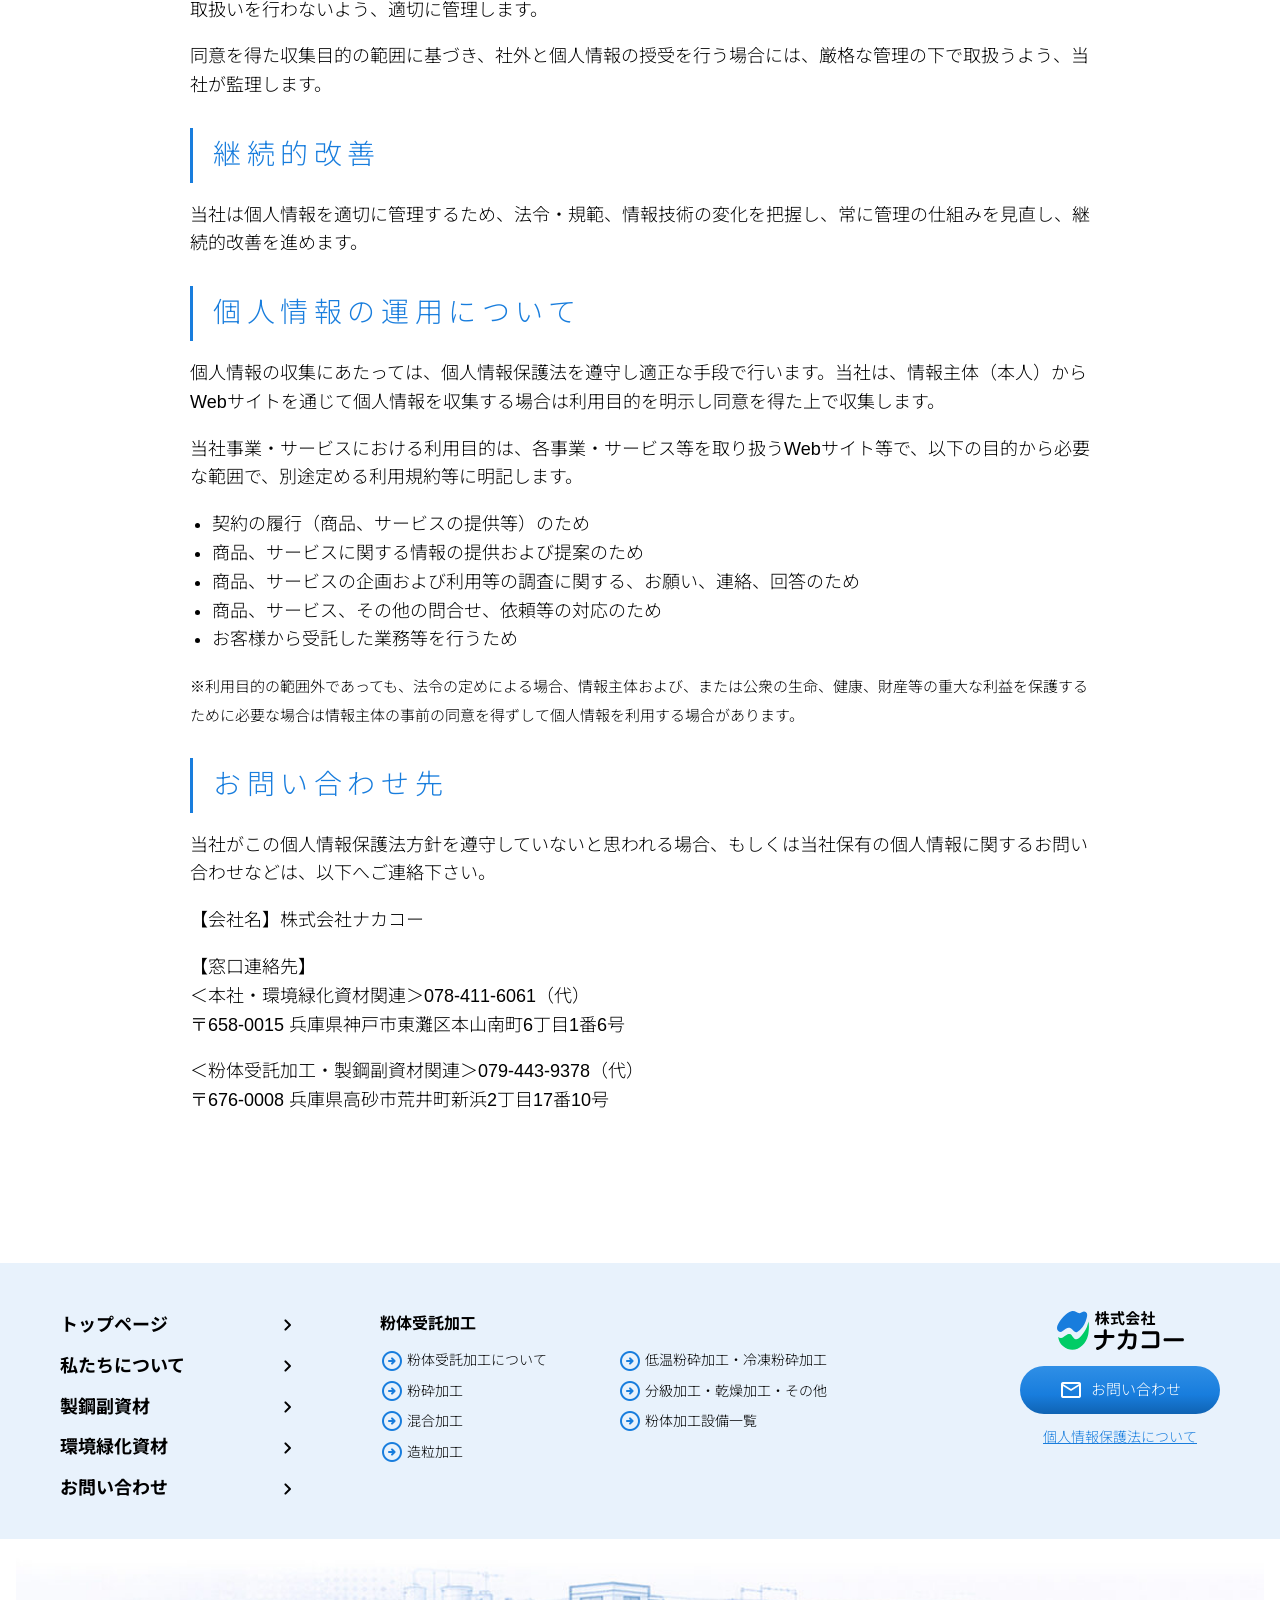
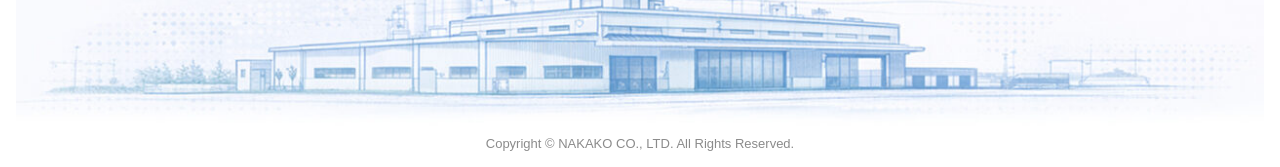
<file: privacy/index.html>
<!DOCTYPE html>
<html lang="ja">
<head>
  <meta charset="utf-8">
  <meta name="viewport" content="width=device-width, initial-scale=1">
  <title>個人情報保護法 | 株式会社ナカコー</title>
  <link rel="icon" type="image/png" sizes="32x32" href="../assets/favicon/favicon-32x32.png">
  <link rel="icon" type="image/png" sizes="16x16" href="../assets/favicon/favicon-16x16.png">
  <link rel="icon" href="../assets/favicon/favicon.ico" sizes="any">
  <link rel="apple-touch-icon" href="../assets/favicon/apple-touch-icon.png">
  <link rel="preconnect" href="https://fonts.googleapis.com">
  <link rel="preconnect" href="https://fonts.gstatic.com" crossorigin>
  <link href="https://fonts.googleapis.com/css2?family=Noto+Sans+JP:wght@400;500;700&family=Noto+Serif+JP:wght@600;700&display=swap" rel="stylesheet">
  <link rel="stylesheet" href="../assets/css/style.css">

  <link rel="stylesheet" href="https://fonts.googleapis.com/css2?family=Material+Symbols+Rounded:opsz,wght,FILL,GRAD@24,300,0,0" />
</head>
<body class="page-privacy">

<a class="skip-link" href="#main">本文へスキップ</a>
<header class="site-header" id="site-header">
  <div class="site-header__bar">
    <div class="site-header__inner">
      <a class="site-header__logo" href="../">
        <img src="../assets/img/logo.svg" alt="株式会社ナカコー">
      </a>
      <button type="button" class="site-header__menu-btn" id="menu-toggle" aria-controls="global-nav" aria-expanded="false" aria-label="メニューを開く">
        <span class="site-header__menu-icon" aria-hidden="true"></span>
      </button>
      <div class="site-header__nav-wrap" id="global-nav">
        <button type="button" class="site-header__close" id="menu-close" aria-label="メニューを閉じる">
          <span aria-hidden="true">×</span>
        </button>
        <nav class="gnav" aria-label="グローバルナビゲーション">
          <ul class="gnav__list">
            <li class="gnav__item">
              <a class="gnav__link" href="../about/">私たちについて</a>
            </li>
            <li class="gnav__item gnav__item--has-sub">
              <a class="gnav__link gnav__link--parent" href="../powder-processing/">
                粉体受託加工
                <span class="material-symbols-rounded">arrow_circle_down</span>
              </a>
              <div class="gnav__sub-wrap">
                <ul class="gnav__sub">
                  <li><a class="gnav__sub-link" href="../powder-processing/#about">粉体受託加工について<span class="material-symbols-rounded">keyboard_arrow_right</span></a></li>
                  <li><a class="gnav__sub-link" href="../powder-processing/#funsai">粉砕加工<span class="material-symbols-rounded">keyboard_arrow_right</span></a></li>
                  <li><a class="gnav__sub-link" href="../powder-processing/#kongo">混合加工<span class="material-symbols-rounded">keyboard_arrow_right</span></a></li>
                  <li><a class="gnav__sub-link" href="../powder-processing/#zouryu">造粒加工<span class="material-symbols-rounded">keyboard_arrow_right</span></a></li>
                  <li><a class="gnav__sub-link" href="../powder-processing/#teion">低温粉砕加工・冷凍粉砕加工<span class="material-symbols-rounded">keyboard_arrow_right</span></a></li>
                  <li><a class="gnav__sub-link" href="../powder-processing/#bunkyu">分級加工・乾燥加工・その他<span class="material-symbols-rounded">keyboard_arrow_right</span></a></li>
                  <li><a class="gnav__sub-link" href="../powder-processing/#setsubi">粉体加工設備一覧<span class="material-symbols-rounded">keyboard_arrow_right</span></a></li>
                </ul>
              </div>
            </li>
            <li class="gnav__item">
              <a class="gnav__link" href="../steelmaking-auxiliary-materials/">製鋼副資材</a>
            </li>
            <li class="gnav__item">
              <a class="gnav__link" href="../greening-materials/">環境緑化資材</a>
            </li>
          </ul>
        </nav>
        <a class="btn btn--header-contact" href="../contact/">
          <span class="material-symbols-rounded">mail</span>
          お問い合わせ
        </a>
      </div>
    </div>
  </div>
</header>

<main id="main" class="main main--sub main--privacy">
  <header class="page-hero page-hero--blue page-hero--short page-hero--privacy">
    <div class="page-hero__inner page-hero__inner--breadcrumb">
      <nav class="breadcrumb" aria-label="パンくずリスト">
        <ol class="breadcrumb__list">
          <li><a href="../">トップ</a></li>
          <li aria-current="page">個人情報保護法</li>
        </ol>
      </nav>
      <h1 class="page-hero__title">個人情報保護法</h1>
      <p class="page-hero__en">Privacy Policy</p>
    </div>
  </header>

  <div class="privacy-content">
    <section class="privacy-block">
      <h2 class="page-title page-title--blue">個人情報保護法宣言</h2>
      <p>株式会社ナカコー（以下、「当社」）は、お客様および当社に関わる方全ての個人情報について、適切に保護することが社会的責務として重要と考え、以下の方針に基づき、個人情報の保護、管理、運用、利用を徹底します。</p>
      <p class="privacy-block__sign">株式会社ナカコー<br>代表取締役　花田　智晃<br>平成18年10月1日制定</p>
    </section>

    <section class="privacy-block">
      <h3 class="title--outline">個人情報保護法方針</h3>
      <p>本保護法方針は当社が保有する個人情報を適切に管理運用するために、遵守するべき基本的事項を定めたものです。</p>

      <h4>法令・規範の遵守</h4>
      <p>当社は個人情報に関する法令・規範を遵守します。</p>

      <h4>適切な情報管理の徹底</h4>
      <p>当社は個人情報の管理者を任命し、個人情報の不正利用・紛失・破壊・改ざん、および漏えいに対し適切な予防ならびに是正に関する措置を講じます。</p>
      <p>また、全ての就労者に対し｢個人情報の取り扱い｣についての教育訓練を行ない、適切な管理に取り組みます。尚企業情報についても個人情報と同列におき、管理対象とします。</p>

      <h4>収集目的と範囲</h4>
      <p>当社は個人情報をお預かりする際には、その収集目的を明らかにして、必要な範囲で収集します。</p>

      <h4>収集目的と範囲での利用</h4>
      <p>当社はご本人または保護者の方等の同意を得た収集目的の範囲あるいは法令・規範に基づく要請の範囲を越えた利用、提供、預託は行いません。</p>

      <h4>利用等の制限と管理</h4>
      <p>当社は保有する個人情報を守秘し、同意を得た収集目的の範囲あるいは法令・規範に基づく要請の範囲を越える取扱いを行わないよう、適切に管理します。</p>
      <p>同意を得た収集目的の範囲に基づき、社外と個人情報の授受を行う場合には、厳格な管理の下で取扱うよう、当社が監理します。</p>

      <h4>継続的改善</h4>
      <p>当社は個人情報を適切に管理するため、法令・規範、情報技術の変化を把握し、常に管理の仕組みを見直し、継続的改善を進めます。</p>

      <h4>個人情報の運用について</h4>
      <p>個人情報の収集にあたっては、個人情報保護法を遵守し適正な手段で行います。当社は、情報主体（本人）からWebサイトを通じて個人情報を収集する場合は利用目的を明示し同意を得た上で収集します。</p>
      <p>当社事業・サービスにおける利用目的は、各事業・サービス等を取り扱うWebサイト等で、以下の目的から必要な範囲で、別途定める利用規約等に明記します。</p>
      <ul class="privacy-list">
        <li>契約の履行（商品、サービスの提供等）のため</li>
        <li>商品、サービスに関する情報の提供および提案のため</li>
        <li>商品、サービスの企画および利用等の調査に関する、お願い、連絡、回答のため</li>
        <li>商品、サービス、その他の問合せ、依頼等の対応のため</li>
        <li>お客様から受託した業務等を行うため</li>
      </ul>
      <p><small>※利用目的の範囲外であっても、法令の定めによる場合、情報主体および、または公衆の生命、健康、財産等の重大な利益を保護するために必要な場合は情報主体の事前の同意を得ずして個人情報を利用する場合があります。</small></p>

      <h4>お問い合わせ先</h4>
      <p>当社がこの個人情報保護法方針を遵守していないと思われる場合、もしくは当社保有の個人情報に関するお問い合わせなどは、以下へご連絡下さい。</p>
      <p>【会社名】株式会社ナカコー</p>
      <p>【窓口連絡先】<br>＜本社・環境緑化資材関連＞<br class="spbr">078-411-6061（代）<br>〒658-0015 兵庫県神戸市東灘区本山南町6丁目1番6号</p>
      <p>＜粉体受託加工・製鋼副資材関連＞<br class="spbr" >079-443-9378（代）<br>〒676-0008 兵庫県高砂市荒井町新浜2丁目17番10号</p>
    </section>
  </div>
</main>

<footer class="site-footer">
  <div class="site-footer__inner">
    <div class="site-footer__cols">
      <div class="site-footer__col site-footer__col--sitemap">
        <ul class="site-footer__links site-footer__links--main">
          <li><a href="../">トップページ<span class="material-symbols-rounded">keyboard_arrow_right</span></a></li>
          <li><a href="../about/">私たちについて<span class="material-symbols-rounded">keyboard_arrow_right</span></a></li>
          <li><a href="../steelmaking-auxiliary-materials/">製鋼副資材<span class="material-symbols-rounded">keyboard_arrow_right</span></a></li>
          <li><a href="../greening-materials/">環境緑化資材<span class="material-symbols-rounded">keyboard_arrow_right</span></a></li>
          <li><a href="../contact/">お問い合わせ<span class="material-symbols-rounded">keyboard_arrow_right</span></a></li>
        </ul>
      </div>
      <div class="site-footer__col site-footer__col--powder">
        <p class="site-footer__heading">粉体受託加工</p>
        <div class="site-footer__powder-grid">
          <ul class="site-footer__links site-footer__links--dots">
            <li><a href="../powder-processing/#about"><span class="material-symbols-rounded">arrow_circle_right</span>粉体受託加工について</a></li>
            <li><a href="../powder-processing/#funsai"><span class="material-symbols-rounded">arrow_circle_right</span>粉砕加工</a></li>
            <li><a href="../powder-processing/#kongo"><span class="material-symbols-rounded">arrow_circle_right</span>混合加工</a></li>
            <li><a href="../powder-processing/#zouryu"><span class="material-symbols-rounded">arrow_circle_right</span>造粒加工</a></li>
          </ul>
          <ul class="site-footer__links site-footer__links--dots">
            <li><a href="../powder-processing/#teion"><span class="material-symbols-rounded">arrow_circle_right</span>低温粉砕加工・冷凍粉砕加工</a></li>
            <li><a href="../powder-processing/#bunkyu"><span class="material-symbols-rounded">arrow_circle_right</span>分級加工・乾燥加工・その他</a></li>
            <li><a href="../powder-processing/#setsubi"><span class="material-symbols-rounded">arrow_circle_right</span>粉体加工設備一覧</a></li>
          </ul>
        </div>
      </div>
      <div class="site-footer__col site-footer__col--brand">
        <a class="site-footer__logo" href="../">
          <img src="../assets/img/logo.svg" alt="株式会社ナカコー">
        </a>
        <a class="btn btn--footer-contact" href="../contact/">
          <span class="material-symbols-rounded">mail</span>
          お問い合わせ
        </a>
        <p class="site-footer__privacy">
          <a href="../privacy/">個人情報保護法について</a>
        </p>
      </div>
    </div>
  </div>
  <div class="site-footer__bottom">
    <img src="../assets/img/footer-illust.jpg" alt="">
    <p class="site-footer__copy">Copyright © NAKAKO CO., LTD. All Rights Reserved.</p>
  </div>
</footer>

<button type="button" class="pagetop" id="pagetop" aria-label="ページ先頭へ" aria-hidden="true" tabindex="-1">
  <span class="pagetop__text">PageTop</span>
  <span class="material-symbols-rounded">keyboard_arrow_up</span>
</button>

<script src="../assets/js/main.js" defer></script>
</body>
</html>
</file>
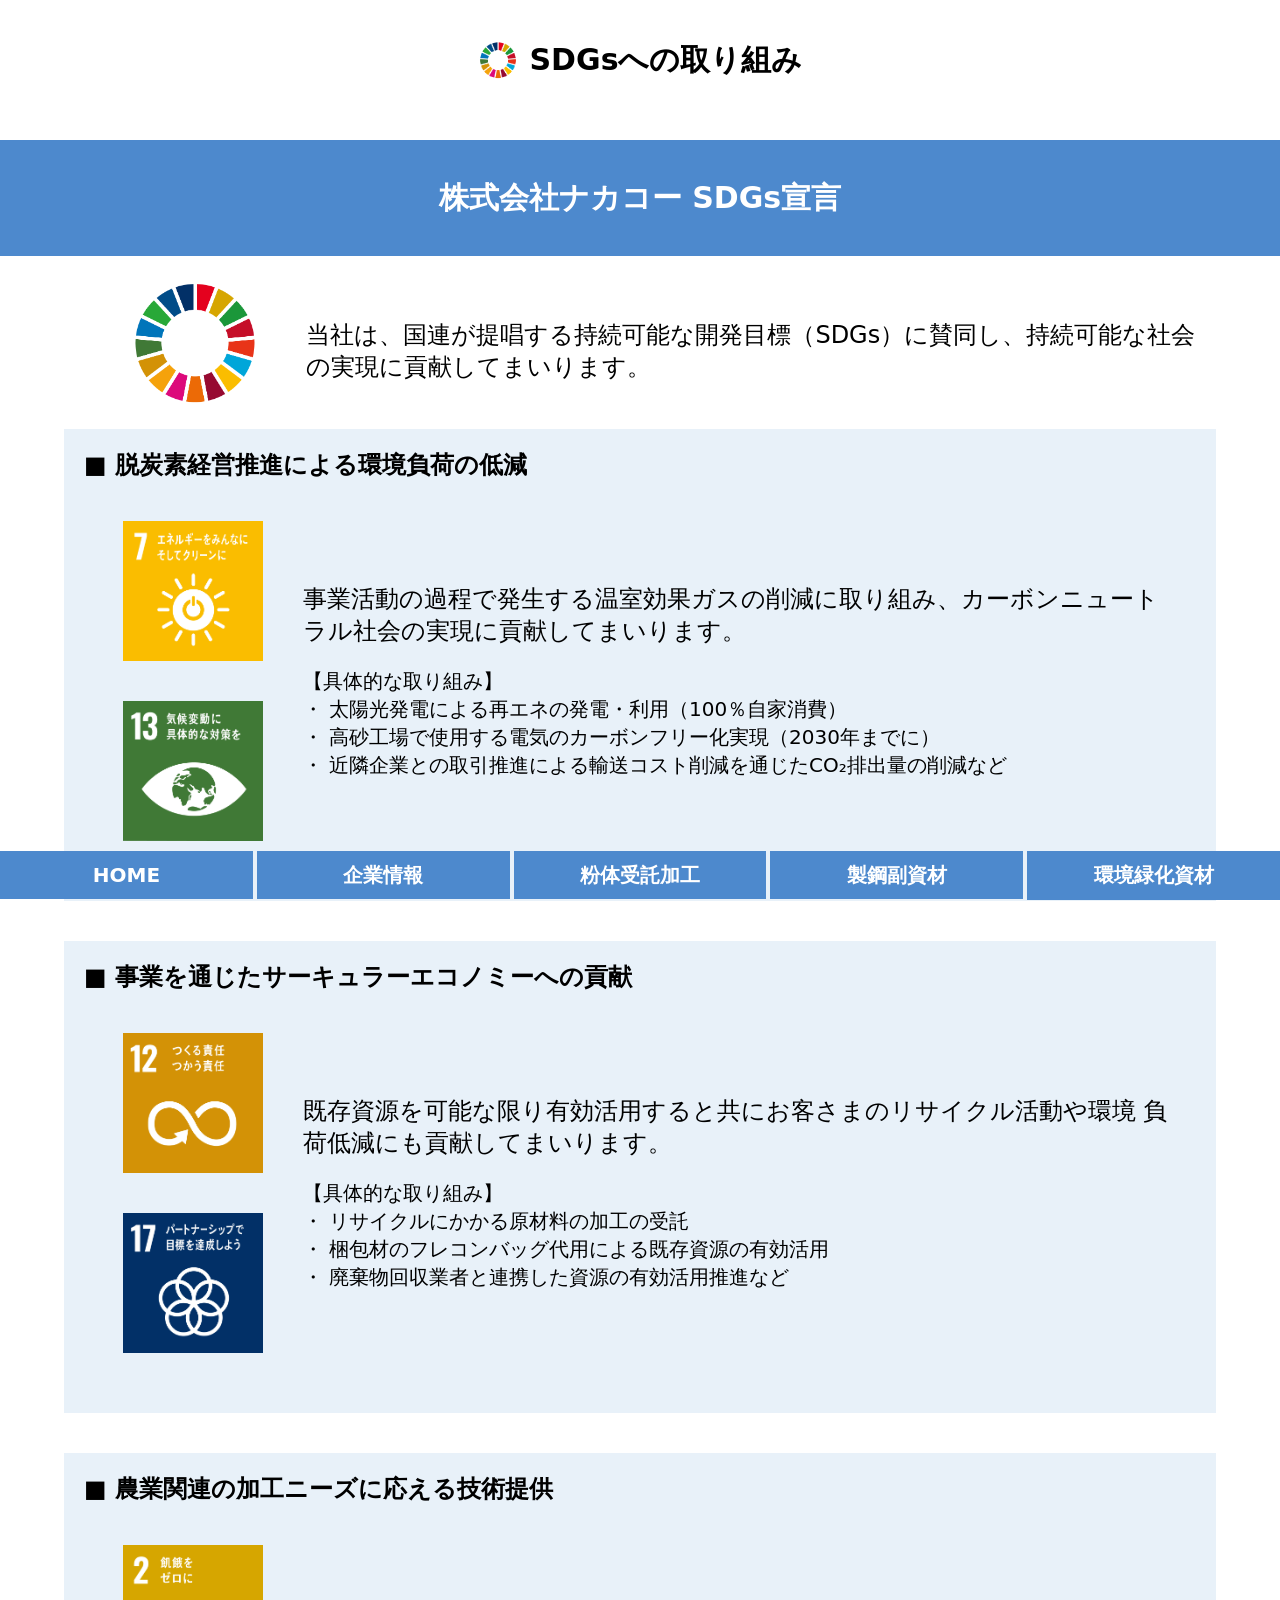
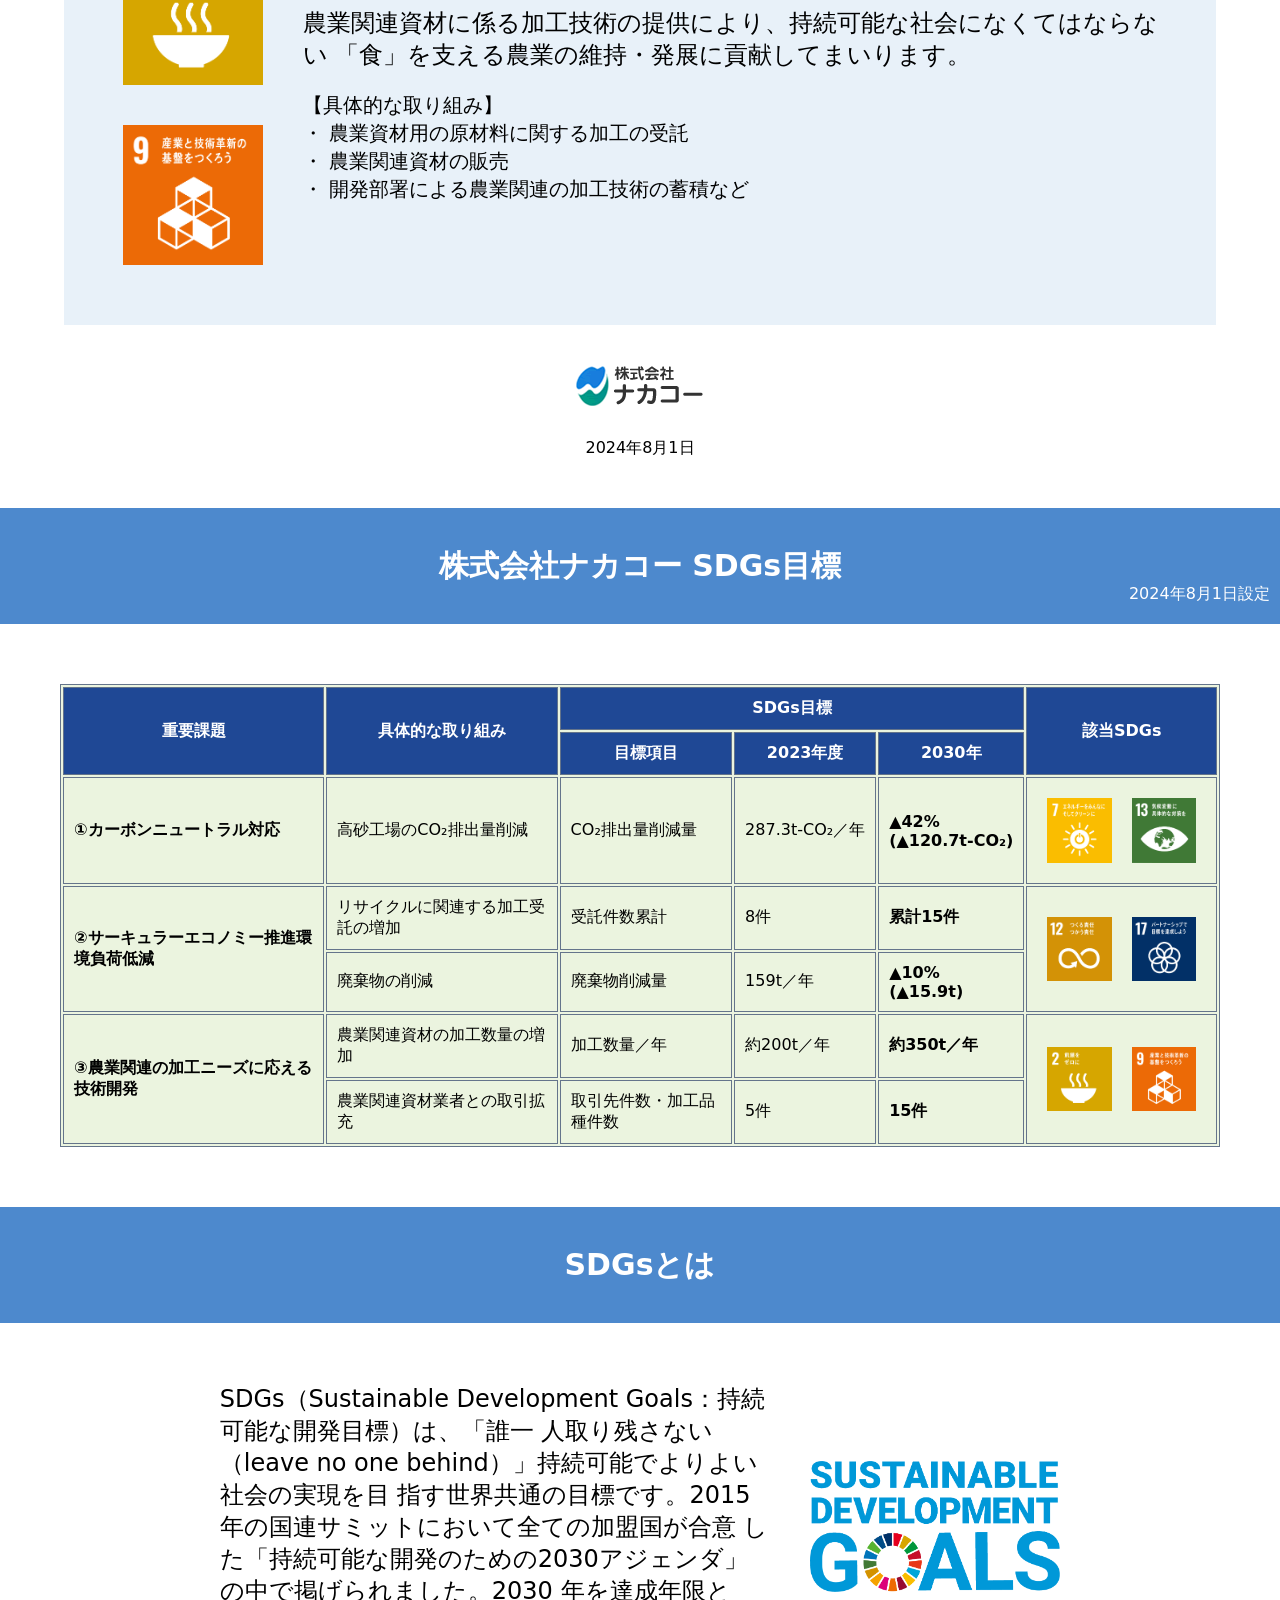
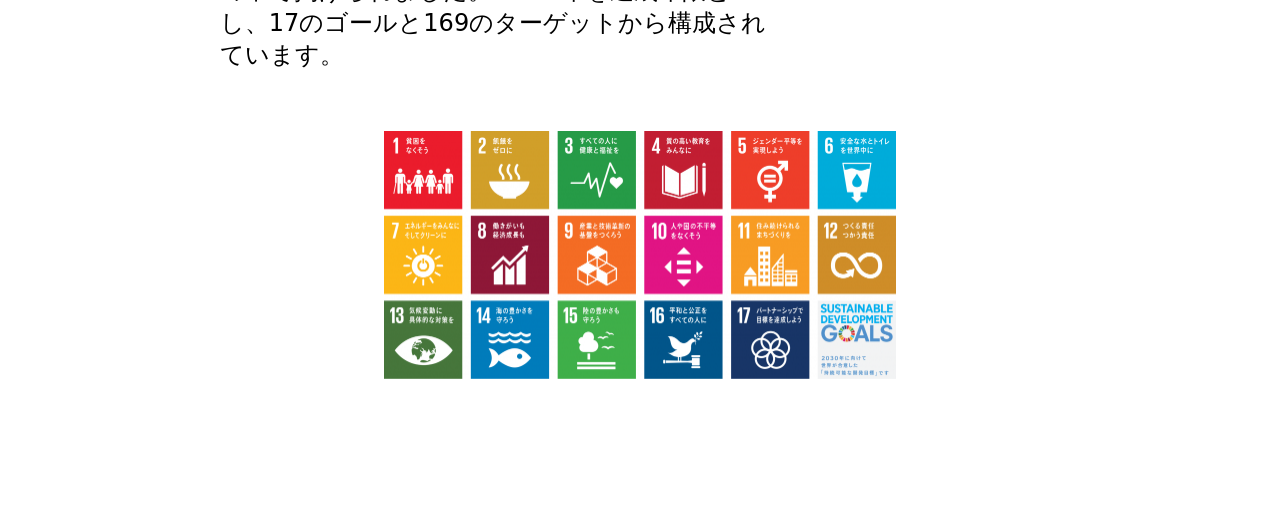
<file: sdgs/index.html>
<html lang="ja">

<head>
    <meta charset="UTF-8">
    <meta name="viewport" content="width=device-width, initial-scale=1.0">
    <link rel="icon" type="image/png" sizes="32x32" href="../assets/favicon/favicon-32x32.png">
    <link rel="icon" type="image/png" sizes="16x16" href="../assets/favicon/favicon-16x16.png">
    <link rel="icon" href="../assets/favicon/favicon.ico" sizes="any">
    <link rel="apple-touch-icon" href="../assets/favicon/apple-touch-icon.png">
    <link rel="stylesheet" href="./css/scroll-hint.css">
    <link href="./output.css?20241206" rel="stylesheet">
    <title>株式会社ナカコー | SDGsへの取り組み</title>
</head>

<body class="leading-10">

<div class="text-3xl font-bold  p-10 text-center items-center mb-5 flex justify-center">
    <div>
    <img src="./img/sdg_icon_wheel_3.png" alt="" width="40" class="mr-3" />
    </div>
    <h1>
    SDGsへの取り組み
    </h1>
</div>


<h1 class="text-3xl font-bold bg-[#4D89CD] p-10 text-center text-white">
    株式会社ナカコー SDGs宣言
</h1>

<div class="flex flex-wrap md:flex-nowrap justify-center items-center p-5 m-auto w-[90%]">
    <!-- 画像部分 -->
    <div class="w-full md:w-1/5 text-center md:text-left mb-5 md:mb-0">
        <img src="./img/sdg_icon_wheel_3.png" alt="SDGsのロゴ" width="400" class="w-1/4 md:w-[60%] h-auto mx-auto">
    </div>
    <!-- テキスト部分 -->
    <div class="w-full md:w-4/5 md:text-2xl text-xl mt-0 md:mt-4">
        当社は、国連が提唱する持続可能な開発目標（SDGs）に賛同し、持続可能な社会の実現に貢献してまいります。
    </div>
</div>

<div class="p-5 px-0 md:px-5 bg-[#e8f1f9] w-[95%] md:w-[90%] m-auto">

    <div class="w-full text-lg text-center md:text-left md:text-2xl font-bold">
        ■ 脱炭素経営推進による環境負荷の低減
    </div>

    <div class="flex flex-wrap md:flex-nowrap justify-center items-center p-5">
        <div class="w-full md:w-1/6 md:p-0 justify-center flex flex-wrap">
            <div class="text-center w-1/2 md:w-full py-5">
                <img src="./img/sdg_icon_07_ja_2.png" alt="エネルギーをみんなにそしてクリーンに"
                     class="w-full min-w-[60px] max-w-[140px] m-auto"/>
            </div>
            <div class="text-center w-1/2 md:w-full py-5">
                <img src="./img/sdg_icon_13_ja_2.png" alt="気候変動に具体的な対策を"
                     class="w-full min-w-[60px] max-w-[140px] m-auto"/>
            </div>
        </div>
        <div class="w-full sm:w-5/6 pl-0 md:pl-5">
            <div class="pb-5 text-lg md:text-2xl">
                事業活動の過程で発生する温室効果ガスの削減に取り組み、カーボンニュートラル社会の実現に貢献してまいります。
            </div>
            <div class="text-xl">
                【具体的な取り組み】<br/>
                <ul>
                    <li class="indent">・ 太陽光発電による再エネの発電・利用（100％自家消費）</li>
                    <li class="indent">・ 高砂工場で使用する電気のカーボンフリー化実現（2030年までに）</li>
                    <li class="indent">・ 近隣企業との取引推進による輸送コスト削減を通じたCO₂排出量の削減など</li>
                </ul>
            </div>
        </div>
    </div>
</div>

<div class="p-5 px-0 md:px-5 bg-[#e8f1f9] w-[95%] md:w-[90%] m-auto mt-10">

    <div class="w-full text-lg text-center md:text-left md:text-2xl font-bold">
        ■ 事業を通じたサーキュラーエコノミー<br class="sp_only"/>への貢献
    </div>

    <div class="flex flex-wrap md:flex-nowrap justify-center items-center p-5">
        <div class="w-full md:w-1/6 md:p-0 justify-center flex flex-wrap">
            <div class="text-center w-1/2 md:w-full py-5">
                <img src="./img/sdg_icon_12_ja_2.png" alt="つくる責任つかう責任"
                     class="w-full min-w-[60px] max-w-[140px] m-auto"/>
            </div>
            <div class="text-center w-1/2 md:w-full py-5">
                <img src="./img/sdg_icon_17_ja_2.png" alt="パートナーシップで目標を達成しよう"
                     class="w-full min-w-[60px] max-w-[140px] m-auto"/>
            </div>
        </div>
        <div class="w-full sm:w-5/6 pl-0 md:pl-5">
            <div class="pb-5 text-lg md:text-2xl">
                既存資源を可能な限り有効活用すると共にお客さまのリサイクル活動や環境
                負荷低減にも貢献してまいります。
            </div>
            <div class="text-xl">
                【具体的な取り組み】<br/>

                <ul>
                    <li class="indent">・ リサイクルにかかる原材料の加工の受託</li>
                    <li class="indent">・ 梱包材のフレコンバッグ代用による既存資源の有効活用</li>
                    <li class="indent">・ 廃棄物回収業者と連携した資源の有効活用推進など</li>
                </ul>
            </div>
        </div>
    </div>
</div>


<div class="p-5 px-0 md:px-5 bg-[#e8f1f9] w-[95%] md:w-[90%] m-auto mt-10">

    <div class="w-full text-lg text-center md:text-left md:text-2xl font-bold">
        ■ 農業関連の加工ニーズに応える技術提供
    </div>

    <div class="flex flex-wrap md:flex-nowrap justify-center items-center p-5">
        <div class="w-full md:w-1/6 md:p-0 justify-center flex flex-wrap">
            <div class="text-center w-1/2 md:w-full py-5">
                <img src="./img/sdg_icon_02_ja_2.png" alt="飢餓をゼロに"
                     class="w-full min-w-[60px] max-w-[140px] m-auto"/>
            </div>
            <div class="text-center w-1/2 md:w-full py-5">
                <img src="./img/sdg_icon_09_ja_2.png" alt="産業と技術革新の基盤をつくろう"
                     class="w-full min-w-[60px] max-w-[140px] m-auto"/>
            </div>
        </div>
        <div class="w-full sm:w-5/6 pl-0 md:pl-5">
            <div class="pb-5 text-lg md:text-2xl">
                農業関連資材に係る加工技術の提供により、持続可能な社会になくてはならない
                「食」を支える農業の維持・発展に貢献してまいります。
            </div>
            <div class="text-xl">
                【具体的な取り組み】<br/>
                <ul>
                    <li class="indent">・ 農業資材用の原材料に関する加工の受託</li>
                    <li class="indent">・ 農業関連資材の販売</li>
                    <li class="indent">・ 開発部署による農業関連の加工技術の蓄積など</li>
                </ul>
            </div>
        </div>
    </div>
</div>

<footer class="mt-10 mb-10">
    <div>
        <a href="http://www.kk-nakako.co.jp/" target="_blank"><img src="./img/nakako_logo.gif" alt="ナカコーロゴ"
                                                                   class="m-auto"></a>
    </div>

    <div class="text-center mt-5">
        2024年8月1日
    </div>
</footer>


<div class="flex bg-[#4D89CD] items-center justify-center relative">
    <h1 class="text-3xl font-bold p-10 text-center text-white">
        株式会社ナカコー SDGs目標
    </h1>
    <div class="absolute text-white right-[10px] bottom-[10px]">
        2024年8月1日設定
    </div>
</div>

<div class="w-full snap-x m-auto js-scrollable">
    <div class="p-5 m-auto mt-10 mb-10 w-[1200px]">
        <table class="border-separate border border-slate-500 w-full bg-[#ebf4df]">
            <tr class="bg-[#1f4895] text-white">
                <th class="font-bold border border-slate-500" rowspan="2">重要課題</th>
                <th class="font-bold border border-slate-500" rowspan="2">具体的な取り組み</th>
                <th class="font-bold border border-slate-500" colspan="3">SDGs目標</th>
                <th class="font-bold border border-slate-500" rowspan="2">該当SDGs</th>
            </tr>
            <tr class="bg-[#1f4895] text-white">
                <th class="border border-slate-500">目標項目</th>
                <th class="border border-slate-500">2023年度</th>
                <th class="border border-slate-500">2030年</th>
            </tr>
            <tr>
                <td class="border border-slate-500 font-bold">①カーボンニュートラル対応</td>
                <td class="border border-slate-500">高砂工場のCO₂排出量削減</td>
                <td class="border border-slate-500">CO₂排出量削減量</td>
                <td nowrap="" class="border border-slate-500">287.3t-CO₂／年</td>
                <td nowrap="" class="border border-slate-500 font-bold">▲42%<br/>(▲120.7t-CO₂)</td>
                <td class="w-1/6 border border-slate-500 p-5">
                    <div class="flex">
                        <div>
                            <img src="./img/sdg_icon_07_ja_2.png" alt="エネルギーをみんなにそしてクリーンに"/>
                        </div>
                        <div class="pl-5">
                            <img src="./img/sdg_icon_13_ja_2.png" alt="気候変動に具体的な対策を"/>
                        </div>
                    </div>
                </td>
            </tr>
            <tr>
                <td rowspan="2" class="border border-slate-500 font-bold">
                    ②サーキュラーエコノミー<br class="sp_only"/>推進環境負荷低減
                </td>
                <td class="border border-slate-500">リサイクルに関連する加工受託の増加</td>
                <td class="border border-slate-500">受託件数累計</td>
                <td class="border border-slate-500">8件</td>
                <td class="border border-slate-500 font-bold">累計15件</td>
                <td rowspan="2" class="w-1/6 border border-slate-500 p-5">
                    <div class="flex">
                        <div>
                            <img src="./img/sdg_icon_12_ja_2.png" alt="つくる責任つかう責任"/>
                        </div>
                        <div class="pl-5">
                            <img src="./img/sdg_icon_17_ja_2.png" alt="パートナーシップで目標を達成しよう"/>
                        </div>
                    </div>
                </td>
            </tr>
            <tr>
                <td class="border border-slate-500">廃棄物の削減</td>
                <td class="border border-slate-500">廃棄物削減量</td>
                <td class="border border-slate-500">159t／年</td>
                <td class="border border-slate-500 font-bold">▲10%<br/>
                    (▲15.9t)
                </td>
            </tr>

            <tr>
                <td rowspan="2" class="border border-slate-500 font-bold">
                    ③農業関連の加工ニーズに<br class="sp_only"/>応える技術開発
                </td>
                <td class="border border-slate-500">農業関連資材の加工数量の増加</td>
                <td class="border border-slate-500">加工数量／年</td>
                <td class="border border-slate-500">約200t／年</td>
                <td class="border border-slate-500 font-bold">約350t／年</td>
                <td rowspan="2" class="w-1/6 border border-slate-500 p-5">
                    <div class="flex">
                        <div>
                            <img src="./img/sdg_icon_02_ja_2.png" alt="飢餓をゼロに"
                                 class="w-full min-w-[60px] max-w-[180px]"/>
                        </div>
                        <div class="pl-5">
                            <img src="./img/sdg_icon_09_ja_2.png" alt="産業と技術革新の基盤をつくろう"
                                 class="w-full min-w-[60px] max-w-[180px]"/>
                        </div>
                    </div>
                </td>
            </tr>
            <tr>
                <td class="border border-slate-500">農業関連資材業者との取引拡充</td>
                <td class="border border-slate-500">取引先件数・加工品種件数
                </td>
                <td class="border border-slate-500">5件</td>
                <td class="border border-slate-500 font-bold">15件</td>
            </tr>
        </table>
    </div>
</div>

<div class="flex bg-[#4D89CD] items-center justify-center relative">
    <h2 class="text-3xl font-bold p-10 text-center text-white">SDGsとは</h2>
</div>

<div class="flex w-[90%] md:w-[80%] flex-wrap md:flex-nowrap justify-center items-center p-5 mt-10 mb-10 m-auto">
    <div class="md:w-[60%] md:p-0 flex-wrap md:pr-10">
        <p class="text-2xl pb-10 md:pb-0 text-left">
            SDGs（Sustainable Development Goals：持続可能な開発目標）は、「誰一
            人取り残さない（leave no one behind）」持続可能でよりよい社会の実現を目
            指す世界共通の目標です。2015年の国連サミットにおいて全ての加盟国が合意
            した「持続可能な開発のための2030アジェンダ」の中で掲げられました。2030
            年を達成年限とし、17のゴールと169のターゲットから構成されています。
        </p>
    </div>
    <div class="md:p-0 justify-center">
        <img src="./img/img_2.png" class="min-w-[100px] max-w-[250px]" alt="SDGsロゴ" />
    </div>
</div>
<div class="m-auto w-full text-center mb-[50px] md:mb-[150px]">
    <div class="w-[90%] md:w-[40%] m-auto">
        <img src="./img/img_1.png" alt="" class="m-auto w-full"/>
    </div>
</div>

<div class="">
<div class="md:fixed flex-wrap md:flex-nowrap z-50 flex flex-row w-[100%] m-auto text-xl text-white leading-[3rem] md:mt-[50px] bottom-0 m-auto font-semibold">

    <div class="w-full md:w-1/5 text-center bg-[#4D89CD] md:mr-1 mb-[1px]">
    <a href="/renew/">HOME</a>
    </div>

    <div class="w-full md:w-1/5 text-center bg-[#4D89CD] md:mr-1 mb-[1px]">
    <a href="/renew/about/">企業情報</a>
    </div>

    <div class="w-full md:w-1/5 text-center bg-[#4D89CD] md:mr-1 mb-[1px]">
    <a href="/renew/powder-processing/">粉体受託加工</a>
    </div>

    <div class="w-full md:w-1/5 text-center bg-[#4D89CD] md:mr-1 mb-[1px]">
    <a href="/renew/steelmaking-auxiliary-materials/">製鋼副資材</a>
    </div>

    <div class="w-full md:w-1/5 text-center bg-[#4D89CD]">
    <a href="/renew/greening-materials/">環境緑化資材</a>
    </div>
</div>
</div>

<button id="to-top-button" onclick="goToTop()" title="Go To Top"
        class="hidden fixed z-50 bottom-10 md:bottom-20 right-10 p-4 border-0 w-14 h-14 rounded-full shadow-md bg-[#1f4895] text-white text-lg transition-colors duration-300">
    <svg xmlns="http://www.w3.org/2000/svg" viewBox="0 0 24 24" fill="currentColor" class="w-6 h-6">
        <path d="M12 4l8 8h-6v8h-4v-8H4l8-8z" />
    </svg>
</button>

<!-- スクリプトはbodyの最後に配置 -->
<script src="./js/scroll-hint.min.js"></script>

<script>
    document.addEventListener("DOMContentLoaded", function () {
        new ScrollHint('.js-scrollable'); // DOM読み込み後に初期化
    });

    // Get the 'to top' button element by ID
    var toTopButton = document.getElementById("to-top-button");

    // Check if the button exists
    if (toTopButton) {

        // On scroll event, toggle button visibility based on scroll position
        window.onscroll = function() {
            if (document.body.scrollTop > 500 || document.documentElement.scrollTop > 500) {
                toTopButton.classList.remove("hidden");
            } else {
                toTopButton.classList.add("hidden");
            }
        };

        // Function to scroll to the top of the page smoothly
        window.goToTop = function() {
            window.scrollTo({
                top: 0,
                behavior: 'smooth'
            });
        };
    }

</script>
</body>

</html>
</file>
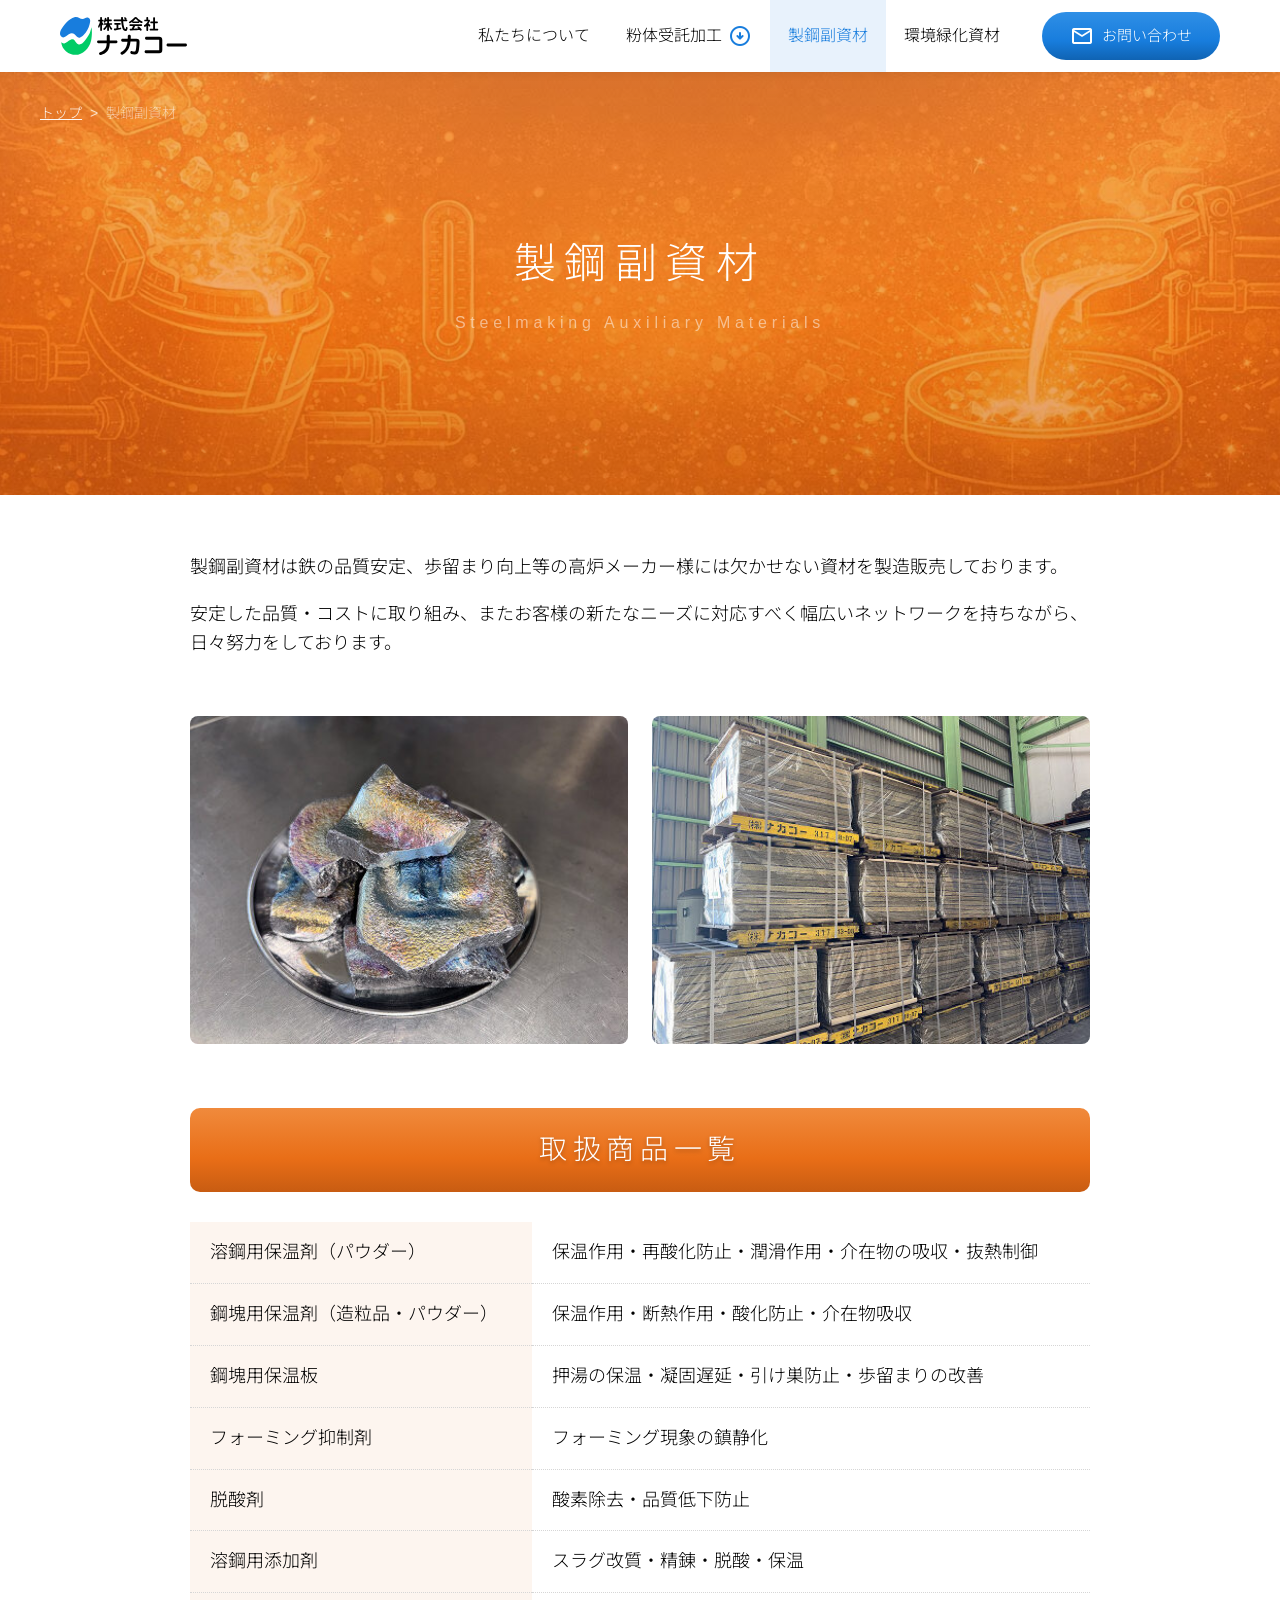
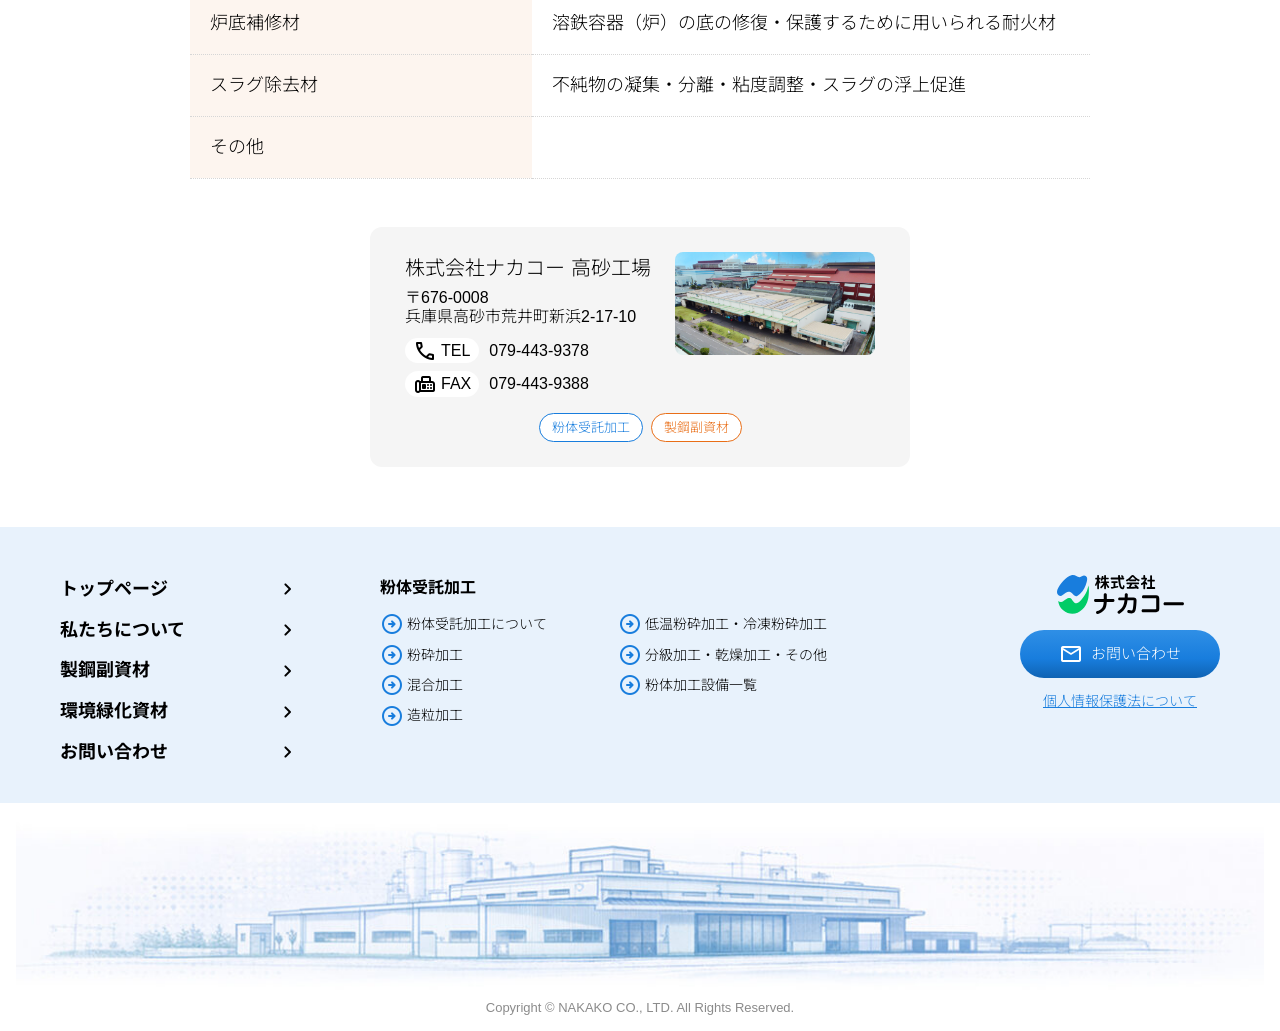
<file: steelmaking-auxiliary-materials/index.html>
<!DOCTYPE html>
<html lang="ja">
<head>
  <meta charset="utf-8">
  <meta name="viewport" content="width=device-width, initial-scale=1">
  <title>製鋼副資材 | 株式会社ナカコー</title>
  <link rel="icon" type="image/png" sizes="32x32" href="../assets/favicon/favicon-32x32.png">
  <link rel="icon" type="image/png" sizes="16x16" href="../assets/favicon/favicon-16x16.png">
  <link rel="icon" href="../assets/favicon/favicon.ico" sizes="any">
  <link rel="apple-touch-icon" href="../assets/favicon/apple-touch-icon.png">
  <link rel="preconnect" href="https://fonts.googleapis.com">
  <link rel="preconnect" href="https://fonts.gstatic.com" crossorigin>
  <link href="https://fonts.googleapis.com/css2?family=Noto+Sans+JP:wght@400;500;700&family=Noto+Serif+JP:wght@600;700&display=swap" rel="stylesheet">
  <link rel="stylesheet" href="../assets/css/style.css">

  <link rel="stylesheet" href="https://fonts.googleapis.com/css2?family=Material+Symbols+Rounded:opsz,wght,FILL,GRAD@24,300,0,0" />
</head>
<body class="page-steel">

<a class="skip-link" href="#main">本文へスキップ</a>
<header class="site-header" id="site-header">
  <div class="site-header__bar">
    <div class="site-header__inner">
      <a class="site-header__logo" href="../">
        <img src="../assets/img/logo.svg" alt="株式会社ナカコー">
      </a>
      <button type="button" class="site-header__menu-btn" id="menu-toggle" aria-controls="global-nav" aria-expanded="false" aria-label="メニューを開く">
        <span class="site-header__menu-icon" aria-hidden="true"></span>
      </button>
      <div class="site-header__nav-wrap" id="global-nav">
        <button type="button" class="site-header__close" id="menu-close" aria-label="メニューを閉じる">
          <span aria-hidden="true">×</span>
        </button>
        <nav class="gnav" aria-label="グローバルナビゲーション">
          <ul class="gnav__list">
            <li class="gnav__item">
              <a class="gnav__link" href="../about/">私たちについて</a>
            </li>
            <li class="gnav__item gnav__item--has-sub">
              <a class="gnav__link gnav__link--parent" href="../powder-processing/">
                粉体受託加工
                <span class="material-symbols-rounded">arrow_circle_down</span>
              </a>
              <div class="gnav__sub-wrap">
                <ul class="gnav__sub">
                  <li><a class="gnav__sub-link" href="../powder-processing/#about">粉体受託加工について<span class="material-symbols-rounded">keyboard_arrow_right</span></a></li>
                  <li><a class="gnav__sub-link" href="../powder-processing/#funsai">粉砕加工<span class="material-symbols-rounded">keyboard_arrow_right</span></a></li>
                  <li><a class="gnav__sub-link" href="../powder-processing/#kongo">混合加工<span class="material-symbols-rounded">keyboard_arrow_right</span></a></li>
                  <li><a class="gnav__sub-link" href="../powder-processing/#zouryu">造粒加工<span class="material-symbols-rounded">keyboard_arrow_right</span></a></li>
                  <li><a class="gnav__sub-link" href="../powder-processing/#teion">低温粉砕加工・冷凍粉砕加工<span class="material-symbols-rounded">keyboard_arrow_right</span></a></li>
                  <li><a class="gnav__sub-link" href="../powder-processing/#bunkyu">分級加工・乾燥加工・その他<span class="material-symbols-rounded">keyboard_arrow_right</span></a></li>
                  <li><a class="gnav__sub-link" href="../powder-processing/#setsubi">粉体加工設備一覧<span class="material-symbols-rounded">keyboard_arrow_right</span></a></li>
                </ul>
              </div>
            </li>
            <li class="gnav__item">
              <a class="gnav__link gnav__link--active" href="../steelmaking-auxiliary-materials/">製鋼副資材</a>
            </li>
            <li class="gnav__item">
              <a class="gnav__link" href="../greening-materials/">環境緑化資材</a>
            </li>
          </ul>
        </nav>
        <a class="btn btn--header-contact" href="../contact/">
          <span class="material-symbols-rounded">mail</span>
          お問い合わせ
        </a>
      </div>
    </div>
  </div>
</header>

<main id="main" class="main main--sub main--steel">
  <header class="page-hero page-hero--orange page-hero--steel">
    <div class="page-hero__inner page-hero__inner--breadcrumb">
      <nav class="breadcrumb breadcrumb--light" aria-label="パンくずリスト">
        <ol class="breadcrumb__list">
          <li><a href="../">トップ</a></li>
          <li aria-current="page">製鋼副資材</li>
        </ol>
      </nav>
      <h1 class="page-hero__title">製鋼副資材</h1>
      <p class="page-hero__en">Steelmaking Auxiliary Materials</p>
    </div>
  </header>

  <section class="sub-intro">
    <div class="sub-intro__inner">
      <p>製鋼副資材は鉄の品質安定、歩留まり向上等の高炉メーカー様には欠かせない資材を製造販売しております。</p>
      <p>安定した品質・コストに取り組み、またお客様の新たなニーズに対応すべく幅広いネットワークを持ちながら、日々努力をしております。</p>
    </div>
  </section>

  <section class="sub-photos" aria-label="製品紹介写真">
    <div class="sub-photos__grid">
      <img src="../assets/img/steel1.jpg" alt="">
      <img src="../assets/img/steel2.jpg" alt="">
    </div>
  </section>

  <section class="sub-products">
    <h2 class="sub-products__bar sub-products__bar--orange">取扱商品一覧</h2>
    <div class="table-wrap">
      <table class="product-table product-table--orange">
        <tbody>
          <tr>
            <th scope="row">溶鋼用保温剤（パウダー）</th>
            <td>保温作用・再酸化防止・潤滑作用・介在物の吸収・抜熱制御</td>
          </tr>
          <tr>
            <th scope="row">鋼塊用保温剤（造粒品・パウダー）</th>
            <td>保温作用・断熱作用・酸化防止・介在物吸収</td>
          </tr>
          <tr>
            <th scope="row">鋼塊用保温板</th>
            <td>押湯の保温・凝固遅延・引け巣防止・歩留まりの改善</td>
          </tr>
          <tr>
            <th scope="row">フォーミング抑制剤</th>
            <td>フォーミング現象の鎮静化</td>
          </tr>
          <tr>
            <th scope="row">脱酸剤</th>
            <td>酸素除去・品質低下防止</td>
          </tr>
          <tr>
            <th scope="row">溶鋼用添加剤</th>
            <td>スラグ改質・精錬・脱酸・保温</td>
          </tr>
          <tr>
            <th scope="row">炉底補修材</th>
            <td>溶鉄容器（炉）の底の修復・保護するために用いられる耐火材</td>
          </tr>
          <tr>
            <th scope="row">スラグ除去材</th>
            <td>不純物の凝集・分離・粘度調整・スラグの浮上促進</td>
          </tr>
          <tr>
            <th scope="row">その他</th>
            <td></td>
          </tr>
        </tbody>
      </table>
    </div>
  </section>

  <section class="loc-card">
    <div class="loc-card__info">
      <h3 class="loc-card__title">株式会社ナカコー 高砂工場</h3>
      <p class="loc-card__address">〒676-0008<br>兵庫県高砂市荒井町新浜2-17-10</p>
      <dl class="loc-card__tel">
        <dt><span class="material-symbols-rounded">call</span>TEL</dt><dd>079-443-9378</dd>
        <dt><span class="material-symbols-rounded">fax</span>FAX</dt><dd>079-443-9388</dd>
      </dl>            
    </div>
    <div class="loc-card__photo">
      <img src="../assets/img/top-main.jpg" alt="">
    </div>
    <div class="loc-card__tags">
      <span class="loc-card__tag loc-card__tag--blue">粉体受託加工</span>
      <span class="loc-card__tag loc-card__tag--orange">製鋼副資材</span>
    </div>
  </section>
</main>

<footer class="site-footer">
  <div class="site-footer__inner">
    <div class="site-footer__cols">
      <div class="site-footer__col site-footer__col--sitemap">
        <ul class="site-footer__links site-footer__links--main">
          <li><a href="../">トップページ<span class="material-symbols-rounded">keyboard_arrow_right</span></a></li>
          <li><a href="../about/">私たちについて<span class="material-symbols-rounded">keyboard_arrow_right</span></a></li>
          <li><a href="../steelmaking-auxiliary-materials/">製鋼副資材<span class="material-symbols-rounded">keyboard_arrow_right</span></a></li>
          <li><a href="../greening-materials/">環境緑化資材<span class="material-symbols-rounded">keyboard_arrow_right</span></a></li>
          <li><a href="../contact/">お問い合わせ<span class="material-symbols-rounded">keyboard_arrow_right</span></a></li>
        </ul>
      </div>
      <div class="site-footer__col site-footer__col--powder">
        <p class="site-footer__heading">粉体受託加工</p>
        <div class="site-footer__powder-grid">
          <ul class="site-footer__links site-footer__links--dots">
            <li><a href="../powder-processing/#about"><span class="material-symbols-rounded">arrow_circle_right</span>粉体受託加工について</a></li>
            <li><a href="../powder-processing/#funsai"><span class="material-symbols-rounded">arrow_circle_right</span>粉砕加工</a></li>
            <li><a href="../powder-processing/#kongo"><span class="material-symbols-rounded">arrow_circle_right</span>混合加工</a></li>
            <li><a href="../powder-processing/#zouryu"><span class="material-symbols-rounded">arrow_circle_right</span>造粒加工</a></li>
          </ul>
          <ul class="site-footer__links site-footer__links--dots">
            <li><a href="../powder-processing/#teion"><span class="material-symbols-rounded">arrow_circle_right</span>低温粉砕加工・冷凍粉砕加工</a></li>
            <li><a href="../powder-processing/#bunkyu"><span class="material-symbols-rounded">arrow_circle_right</span>分級加工・乾燥加工・その他</a></li>
            <li><a href="../powder-processing/#setsubi"><span class="material-symbols-rounded">arrow_circle_right</span>粉体加工設備一覧</a></li>
          </ul>
        </div>
      </div>
      <div class="site-footer__col site-footer__col--brand">
        <a class="site-footer__logo" href="../">
          <img src="../assets/img/logo.svg" alt="株式会社ナカコー">
        </a>
        <a class="btn btn--footer-contact" href="../contact/">
          <span class="material-symbols-rounded">mail</span>
          お問い合わせ
        </a>
        <p class="site-footer__privacy">
          <a href="../privacy/">個人情報保護法について</a>
        </p>
      </div>
    </div>
  </div>
  <div class="site-footer__bottom">
    <img src="../assets/img/footer-illust.jpg" alt="">
    <p class="site-footer__copy">Copyright © NAKAKO CO., LTD. All Rights Reserved.</p>
  </div>
</footer>

<button type="button" class="pagetop" id="pagetop" aria-label="ページ先頭へ" aria-hidden="true" tabindex="-1">
  <span class="pagetop__text">PageTop</span>
  <span class="material-symbols-rounded">keyboard_arrow_up</span>
</button>

<script src="../assets/js/main.js" defer></script>
</body>
</html>
</file>
<file: assets/css/style.css>
/* Design tokens（_readme/design-tokens.tokens.json 準拠） */
:root {
  --color-blue-primary: #187ddd;
  --color-orange-primary: #e96e17;
  --color-green-primary: #03a116;
  --color-white: #fff;
  --color-text: #000;
  --color-text-secondary: #8b8b8b;
  --color-error: #e7181b;
  --color-bg: #f5f5f5;
  --color-bg-blue: #e8f2fc;
  --color-bg-green: #f2faf3;
  --color-bg-orange: #fdf5ef;
  --color-border: #d6d6d6;
  --grad-blue: linear-gradient(180deg, #2f8fe6 0%, #187ddd 60%, #0f63b3 100%);
  --grad-orange: linear-gradient(180deg, #f08a3c 0%, #e96e17 60%, #c85c12 100%);
  --grad-green: linear-gradient(180deg, #3dba4d 0%, #03a116 60%, #027a11 100%);
  --font: Arial, "Noto Sans JP", "Hiragino Sans", "Hiragino Kaku Gothic ProN", Meiryo, sans-serif;
  --font-mincho: "Noto Serif JP", "Noto Sans JP", serif;
  --bp: 768px;
  --container: 1200px;
  --home-hero-h: 80vh;
  --home-hero-h-sp: 40vh;
  --home-hero-img-max: 1400px;
  --home-hero-zoom-dur: 40s;
  --header-h: 72px;
  --max-w: 900px;
  --philosophy-w: 950px;
  /* 粉体ページSP：sticky な .powder-tabs のおよそ高さ（padding + 1行タブ） */
  --powder-tabs-sticky-h: 48px;
}

/* --- リセット・基本要素 --- */
*,
*::before,
*::after {
  box-sizing: border-box;
}

html {
  scroll-behavior: smooth;
}

body {
  margin: 0;
  font-family: var(--font);
  font-weight: 300;
  font-size: 18px;
  line-height: 1.6;
  color: var(--color-text);
  background: var(--color-white);
}

img {
  max-width: 100%;
  height: auto;
  vertical-align: middle;
}

a {
  color: inherit;
  text-decoration: none;
  transition: .3s;
}
button {
  transition: .3s;
}
a:hover,
button:hover {
  opacity: .6;
}

h1, h2, h3, h4, h5, h6 {
  font-weight: 300;
}
select {
  -webkit-appearance: none;
  -moz-appearance: none;
  appearance: none;
  background-image: url('data:image/svg+xml;utf8,<svg xmlns="http://www.w3.org/2000/svg" viewBox="0 -960 960 960" fill="%23999"><path d="M480-345 240-585l56-56 184 184 184-184 56 56-240 240Z"/></svg>');
  background-repeat: no-repeat;
  background-position: calc(100% - 15px) center;
  background-size: 24px;
  padding-right: 40px;
}
:focus-visible {
  outline: 2px solid var(--color-blue-primary);
  outline-offset: 5px;
}
/* IE */
select::-ms-expand {
  display: none;
}

.material-symbols-rounded {
  /* レイアウトを固定する */
  width: 24px; 
  height: 24px;
  display: inline-flex;
  vertical-align: middle;
  overflow: hidden; /* はみ出した文字を隠す */
}

.skip-link {
  position: absolute;
  left: -9999px;
  top: 0;
  z-index: 10000;
  padding: 0.75rem 1rem;
  background: var(--color-white);
  color: var(--color-blue-primary);
}

.skip-link:focus {
  left: 0.5rem;
  top: 0.5rem;
}

/* --- 共通：SP のみで改行する br --- */
.spbr {
  display: none;
}
.pcbr {
  display: inline;
}
@media (max-width: 767px) {
  .spbr {
    display: inline;
  }
  .pcbr {
    display: none;
  }
}

/* =========================================
   共通パーツ
   ========================================= */
/* --- ヘッダー --- */
.site-header {
  position: sticky;
  top: 0;
  z-index: 1000;
  background: var(--color-white);
  box-shadow: 0 0 10px rgba(0, 0, 0, 0.1);
}

.site-header__inner {
  max-width: var(--container);
  margin: 0 auto;
  padding: 0 20px;
  display: flex;
  align-items: center;
  justify-content: space-between;
  gap: 16px;
  min-height: var(--header-h);
}

.site-header__logo img {
  display: block;
  width: 127px;
  height: auto;
}

.site-header__menu-btn {
  display: none;
  width: 48px;
  height: 48px;
  border: 0;
  background: transparent;
  cursor: pointer;
  padding: 0;
  align-items: center;
  justify-content: center;
}

.site-header__menu-icon {
  display: block;
  width: 24px;
  height: 2px;
  background: var(--color-blue-primary);
  position: relative;
}

.site-header__menu-icon::before,
.site-header__menu-icon::after {
  content: "";
  position: absolute;
  left: 0;
  width: 24px;
  height: 2px;
  background: var(--color-blue-primary);
}

.site-header__menu-icon::before {
  top: -8px;
}

.site-header__menu-icon::after {
  top: 8px;
}

.site-header__nav-wrap {
  display: flex;
  align-items: center;
  gap: 24px;
  flex: 1;
  justify-content: flex-end;
  position: relative;
}

.site-header__close {
  display: none;
}

.gnav__list {
  display: flex;
  align-items: stretch;
  gap: 0;
  list-style: none;
  margin: 0;
  padding: 0;
}

.gnav__item {
  position: relative;
}

.gnav__item .material-symbols-rounded {
  color: var(--color-blue-primary);
}

.gnav__link {
  display: flex;
  align-items: center;
  gap: 6px;
  padding: 0 18px;
  min-height: var(--header-h);
  font-size: 16px;
  text-decoration: none;
}

.gnav__link:hover {
  text-decoration: none;
  background-color: rgb(from var(--color-blue-primary) r g b / 0.2);
}

.gnav__link--active {
  background: var(--color-bg-blue);
  color: var(--color-blue-primary);
  text-decoration: none;
}

.gnav__link--parent.gnav__link--active {
  background: var(--color-bg-blue);
}

.gnav__sub-wrap {
  position: absolute;
  left: 0;
  top: 100%;
  min-width: 320px;
  padding-top: 0;
  opacity: 0;
  visibility: hidden;
  transform: translateY(4px);
  transition: opacity 0.2s, transform 0.2s, visibility 0.2s;
  z-index: 50;
}

.gnav__item--has-sub:hover .gnav__sub-wrap,
.gnav__item--has-sub:focus-within .gnav__sub-wrap {
  opacity: 1;
  visibility: visible;
  transform: translateY(0);
}

.gnav__sub {
  list-style: none;
  margin: 0;
  padding: 0;
  background: var(--color-white);
  border: 1px solid #b8d4f0;
  border-radius: 0 0 8px 8px;
  box-shadow: 0 8px 24px rgba(0, 0, 0, 0.08);
}

.gnav__sub li {
  border-bottom: 1px dashed var(--color-border);
}

.gnav__sub li:last-child {
  border-bottom: 0;
}

.gnav__sub-link {
  display: flex;
  align-items: center;
  justify-content: space-between;
  gap: 8px;
  padding: 12px 16px;
  font-size: 15px;
  text-decoration: none;
}

.gnav__sub-link:hover {
  background: var(--color-bg-blue);
  text-decoration: none;
}

/* --- ボタン・ページタイトル --- */
.btn {
  display: inline-flex;
  align-items: center;
  justify-content: center;
  gap: 8px;
  padding: 12px 28px;
  border-radius: 999px;
  font-size: 15px;
  text-decoration: none;
  border: 0;
  cursor: pointer;
  transition: opacity 0.2s, transform 0.1s;
}

.btn--header-contact {
  background: var(--grad-blue);
  color: var(--color-white);
  flex-shrink: 0;
}

.btn--header-active {
  box-shadow: inset 0 0 0 2px rgba(255, 255, 255, 0.5);
}

.btn--pdf {
  background: var(--color-white);
  color: var(--color-blue-primary);
  border: 1px solid var(--color-blue-primary);
  padding: 8px 30px;
  font-size: 18px;
  margin-top: 1em;
}

.page-title {
  margin: 0 0 30px;
  font-size: 28px;
  color: var(--color-white);
  letter-spacing: 0.2em;
  padding: 20px 10px;
  border-radius: 10px;
  text-align: center;
}
.page-title--blue {
  background: var(--grad-blue);
}
.page-title--green {
  background: var(--grad-green);
}
.page-title--orange {
  background: var(--grad-orange);
}

.title--outline {
  margin-top: 0;
  padding: 8px 16px;
  border: 1px solid var(--color-blue-primary);
  border-radius: 10px;
  background: var(--color-white);
  color: var(--color-blue-primary);
  text-align: center;
  font-size: 28px;
  letter-spacing: 0.2em;
}

/* --- フッター --- */
.site-footer {
  background: var(--color-bg-blue);
  margin-top: 20px;
}

.site-footer__inner {
  max-width: var(--container);
  margin: 0 auto;
  padding: 48px 20px 24px;
}

.site-footer__cols {
  display: grid;
  grid-template-columns: 0.6fr 1.4fr 0.5fr;
  gap: 80px;
  align-items: start;
}

.site-footer__heading {
  font-size: 16px;
  font-weight: 700;
  margin: 0 0 12px;
}

.site-footer__links {
  list-style: none;
  margin: 0;
  padding: 0;
}

.site-footer__links a {
  display: inline-flex;
  align-items: center;
  width: 100%;
}
.site-footer__powder-grid {
  display: grid;
  grid-template-columns: 1fr 1.5fr;
  gap: 8px 24px;
}

.site-footer__links--main li {
  margin-bottom: 12px;
}

.site-footer__links--main a {
  font-weight: 700;
  justify-content: space-between;
}
.site-footer__links--main a .material-symbols-rounded {
  display: inline-flex;
  align-items: center;
  line-height: 1;
}

.site-footer__links--dots li {
  font-size: 14px;
}
.site-footer__links--dots .material-symbols-rounded {
  color: var(--color-blue-primary);
  margin-right: 3px;
}

.site-footer__col--brand {
  text-align: center;
}

.site-footer__logo {
  display: inline-block;
  margin-bottom: 16px;
}
.site-footer__logo img {
  width: 127px;
  height: auto;
}

.btn--footer-contact {
  background: var(--grad-blue);
  color: var(--color-white);
  width: 100%;
  max-width: 280px;
  margin-bottom: 12px;
}

.site-footer__privacy {
  margin: 0;
  font-size: 14px;
}

.site-footer__privacy a {
  color: var(--color-blue-primary);
  text-decoration: underline;
}

.site-footer__bottom {
  background: var(--color-white);
  padding: 12px 16px;
  text-align: center;
}

.site-footer__copy {
  margin: 0;
  font-size: 13px;
  color: var(--color-text-secondary);
}

/* --- PageTop --- */
.pagetop {
  position: fixed;
  right: 16px;
  bottom: 0;
  z-index: 99;
  display: inline-flex;
  align-items: center;
  gap: 6px;
  padding: 20px;
  border: 0;
  border-radius: 10px 10px 0 0;
  background: var(--grad-blue);
  color: var(--color-white);
  font-size: 14px;
  cursor: pointer;
  box-shadow: 0 4px 12px rgba(0, 0, 0, 0.15);
  opacity: 0;
  visibility: hidden;
  pointer-events: none;
  transition: opacity 0.25s ease, visibility 0.25s ease;
}

.pagetop.pagetop--visible {
  opacity: 1;
  visibility: visible;
  pointer-events: auto;
}

@media (prefers-reduced-motion: reduce) {
  .pagetop {
    transition: none;
  }
}

/* =========================================
   共通：ヒーロー・パンくず
   ========================================= */
.page-hero {
  position: relative;
  color: var(--color-white);
  padding: 30px 20px 160px;
  text-align: center;
}
.page-hero::after {
  content: "";
  position: absolute;
  inset: 0;
  pointer-events: none;
}
.page-hero--short {
  padding: 30px 20px 40px;
}
.page-hero--short .breadcrumb {
  padding-bottom: 0;
}
.page-hero--blue {
  background: var(--grad-blue);
}

.page-hero--orange {
  background: var(--grad-orange);
}

.page-hero--green {
  background: var(--grad-green);
}

.page-hero--blur {
  background: linear-gradient(120deg, rgba(24, 125, 221, 0.92), rgba(15, 99, 179, 0.95)),
    linear-gradient(#888, #888);
}

.page-hero--about::after {
  background: url("../img/about-head.jpg") no-repeat center center / cover;
  opacity: 0.2;
}
.page-hero--powder::after {
  background: url("../img/powder-head.jpg") no-repeat center center / cover;
  opacity: 0.4;
}
.page-hero--steel::after {
  background: url("../img/steel-head.jpg") no-repeat center center / cover;
  opacity: 0.4;
}
.page-hero--green::after {
  background: url("../img/green-head.jpg") no-repeat center center / cover;
  opacity: 0.4;
}
.page-hero--privacy::after {
  background: url("../img/privacy-head.png") no-repeat center center / cover;
  opacity: 0.4;
}

.page-hero__inner {
  position: relative;
  z-index: 1;
  max-width: var(--container);
  margin: 0 auto;
}

.breadcrumb {
  margin-bottom: 16px;
  padding-bottom: 90px;
}
.breadcrumb__list {
  display: flex;
  flex-wrap: wrap;
  justify-content: left;
  gap: 8px;
  list-style: none;
  margin: 0;
  padding: 0;
  font-size: 14px;
}

.breadcrumb__list li:not(:last-child)::after {
  content: ">";
  margin-left: 8px;
  opacity: 0.8;
}
.breadcrumb__list li:last-child {
  opacity: 0.6;
}

.breadcrumb a {
  text-decoration: underline;
}

.breadcrumb--light {
  opacity: 0.95;
}

.page-hero__title {
  margin: 0;
  font-size: 42px;
  letter-spacing: 0.2em;
}

.page-hero__en {
  margin: 12px 0 0;
  font-size: 16px;
  letter-spacing: 0.3em;
  opacity: 0.5;
}

/* =========================================
   トップ（ホーム）
   ========================================= */
@keyframes home-hero-zoom-img {
  0% {
    transform: scale(1);
  }
  50% {
    transform: scale(1.1);
  }
  100% {
    transform: scale(1);
  }
}

@keyframes home-hero-zoom-bg {
  0% {
    transform: scale(1.05);
  }
  50% {
    transform: scale(1.14);
  }
  100% {
    transform: scale(1.05);
  }
}

/* --- ヒーロー --- */
.home-hero__media {
  position: relative;
  display: flex;
  flex-direction: column;
  align-items: center;
  min-height: var(--home-hero-h);
  overflow: hidden;
}

/* 超ワイド時：同じ画像を全幅ぼかしで敷く（前面の img は max-width で中央） */
.home-hero__media::before {
  content: "";
  position: absolute;
  left: 0;
  right: 0;
  top: 0;
  height: var(--home-hero-h);
  z-index: 0;
  background: url("../img/top-main.jpg") no-repeat center center / cover;
  filter: blur(14px);
  transform: scale(1.05);
  animation: home-hero-zoom-bg var(--home-hero-zoom-dur) ease-in-out infinite;
  pointer-events: none;
}

.home-hero__img {
  position: relative;
  z-index: 1;
  display: block;
  width: 100%;
  max-width: var(--home-hero-img-max);
  height: var(--home-hero-h);
  min-height: var(--home-hero-h);
  object-fit: cover;
  object-position: center top;
  transform-origin: center center;
  animation: home-hero-zoom-img var(--home-hero-zoom-dur) ease-in-out infinite;
  will-change: transform;
}

.home-hero__catch {
  position: absolute;
  right: 0;
  top: 50px;
  z-index: 2;
  max-width: min(640px, 90%);
  margin: 0;
  padding: 16px 20px;
  background: rgba(0, 0, 0, 0.55);
  color: var(--color-white);
  font-size: 22px;
  font-family: var(--font-mincho);
  line-height: 1.6;
}

@media (prefers-reduced-motion: reduce) {
  .home-hero__img {
    animation: none;
    transform: none;
    will-change: auto;
  }

  .home-hero__media::before {
    animation: none;
    transform: scale(1.08);
  }
}

/* --- 粉体ブロック --- */
.home-block {
  padding: 40px 20px;
  background: var(--color-blue-primary);
  color: var(--color-white);
  position: relative;
  overflow: hidden;
}

.home-block::before {
  content: "";
  position: absolute;
  inset: 0;
  opacity: 0.4;
  background: url("../img/top-block_powder.jpg") no-repeat center center / cover;
  pointer-events: none;
}

.home-block.home-block--powder::before {
  inset: unset;
  top: 0;
  bottom: 0;
  left: 50%;
  right: auto;
  width: 100%;
  max-width: 1400px;
  transform: translateX(-50%);
}

.home-block__inner {
  position: relative;
  max-width: var(--max-w);
  margin: 0 auto;
  display: grid;
  grid-template-columns: 1fr 1.2fr;
  gap: 32px;
  align-items: start;
}

.home-block__head {
  display: flex;
  flex-direction: column;
  gap: 16px;
  align-items: flex-start;
}

.home-block__title {
  margin: 0;
  font-size: 36px;
}

.home-block__title--serif {
  font-family: var(--font-mincho);
}

.home-block__more {
  display: inline-flex;
  align-items: center;
  gap: 8px;
  padding: 14px 30px;
  background: var(--color-white);
  color: var(--color-blue-primary);
  border-radius: 5px 30px 30px 0;
  font-weight: 700;
  font-size: 15px;
  text-decoration: none;
}

.home-block__text {
  margin: 0;
  line-height: 2;
}

/* --- ギャラリー --- */
.home-gallery {
  padding: 24px 20px;
  background: var(--color-bg);
  overflow: hidden;
}

.home-gallery__row {
  display: flex;
  gap: 24px;
  width: max-content;
  animation: home-gallery-scroll 60s linear infinite;
  will-change: transform;
}

.home-gallery__row img {
  flex: 0 0 264px;
  max-width: none;
}

@keyframes home-gallery-scroll {
  from {
    transform: translateX(0);
  }
  to {
    transform: translateX(calc((-264px - 12px) * 6));
  }
}

/* --- 2カラム（製鋼・緑化） --- */
/* 中央は合わせて var(--container)。左右の余白はビューポート中央でオレンジ／緑に分ける */
.home-split {
  display: flex;
  flex-direction: row;
  flex-wrap: nowrap;
  justify-content: center;
  min-height: 280px;
  background: linear-gradient(
    to right,
    var(--color-orange-primary) 0%,
    var(--color-orange-primary) 50%,
    var(--color-green-primary) 50%,
    var(--color-green-primary) 100%
  );
}

.home-split__half {
  flex: 0 0 calc(min(100%, var(--container)) / 2 + 100px);
  width: calc(min(100%, var(--container)) / 2 + 100px);
  min-width: 0;
  padding: 40px 32px;
  color: var(--color-white);
  position: relative;
  overflow: hidden;
}

.home-split__half--steel {
  background: var(--color-orange-primary);
}
.home-split__half--green {
  background: var(--color-green-primary);
}

.home-split__half::before {
  content: "";
  position: absolute;
  inset: 0;
  opacity: 0.4;
  pointer-events: none;
}
.home-split__half--steel::before {
  background: url("../img/top-block_steel.png") no-repeat center center / cover;
}
.home-split__half--green::before {
  background: url("../img/top-block_green.png") no-repeat center center / cover;
}

.home-split__inner {
  position: relative;
}

.home-split__head {
  display: flex;
  justify-content: space-between;
  align-items: flex-start;
  gap: 16px;
  margin-bottom: 16px;
}

.home-split__title {
  margin: 0;
  font-size: 32px;
}

.home-split__title--serif {
  font-family: var(--font-mincho);
}

.home-split__text {
  line-height: 2;
}

.home-split__more {
  flex-shrink: 0;
  display: inline-flex;
  align-items: center;
  gap: 6px;
  padding: 14px 30px;
  background: var(--color-white);
  border-radius: 5px 30px 30px 0;
  font-size: 14px;
  font-weight: 700;
  text-decoration: none;
}

.home-split__half--steel .home-split__more {
  color: var(--color-orange-primary);
}

.home-split__half--green .home-split__more {
  color: var(--color-green-primary);
}

.home-split__text {
  margin: 0;
}

@media (max-width: 1400px) {
  /* コンテンツは90%、オレンジ／緑の分割はビュー幅いっぱい（ビュー中央で分岐） */
  .home-split {
    position: relative;
    width: 100%;
    margin-inline: auto;
    box-sizing: border-box;
    background: none;
  }

  .home-split::before {
    content: "";
    position: absolute;
    top: 0;
    bottom: 0;
    left: 50%;
    transform: translateX(-50%);
    width: 100vw;
    z-index: 0;
    pointer-events: none;
    background: linear-gradient(
      to right,
      var(--color-orange-primary) 0%,
      var(--color-orange-primary) 50%,
      var(--color-green-primary) 50%,
      var(--color-green-primary) 100%
    );
  }

  .home-split__half {
    position: relative;
    z-index: 1;
    flex: 1 1 0;
    width: auto;
    min-width: 0;
  }
}

/* --- CTA --- */
.home-cta {
  padding: 64px 20px 80px;
  position: relative;
}

.home-cta::before {
  content: "";
  position: absolute;
  inset: 0;
  pointer-events: none;
  background: url("../img/top-contact-pc.jpg") no-repeat center bottom / contain;
}

.home-cta__inner {
  position: relative;
  max-width: 720px;
  margin: 0 auto;
  text-align: center;
}

.home-cta__title {
  margin: 0 0 12px;
  font-size: 32px;
}

.home-cta__lead {
  margin: 0 0 24px;
}

.btn--cta {
  background: var(--grad-blue);
  color: var(--color-white);
  padding: 16px 40px;
  font-size: 17px;
  margin-bottom: 5px;
}

.home-cta__note {
  margin: 16px 0 0;
  font-size: 14px;
  color: var(--color-text-secondary);
}

/* --- 拠点 --- */
.home-locations {
  padding: 48px 30px;
}

.home-locations__grid {
  max-width: var(--container);
  margin: 0 auto;
  display: grid;
  grid-template-columns: 1fr 1fr;
  gap: 40px;
}

.loc-card {
  background: var(--color-bg);
  border-radius: 12px;
  padding: 25px 35px;
  display: grid;
  grid-template-columns: minmax(0, 1fr) minmax(120px, 200px);
  gap: 8px 20px;
  align-items: start;
}
.loc-card__info {
  min-width: 0;
}
.loc-card__title {
  margin: 0 0 4px;
  font-size: 20px;
}
.loc-card__address {
  margin: 0 0 12px;
  font-size: 16px;
  line-height: 1.2;
}
.loc-card__tel {
  margin: 0 0 8px;
  display: grid;
  grid-template-columns: auto 1fr;
  gap: 8px 10px;
  font-size: 16px;
  align-items: center;
}
.loc-card__tel dt {
  background-color: var(--color-white);
  padding: 0 8px;
  border-radius: 999px;
  margin: 0;
  display: inline-flex;
  align-items: center;
  gap: 4px;
}
.loc-card__tel dd {
  margin: 0;
}
.loc-card__photo {
  width: 100%;
  max-width: 200px;
  justify-self: end;
}
.loc-card__photo img {
  width: 100%;
  border-radius: 8px;
}
.loc-card__tag {
  display: inline-block;
  margin-top: 0;
  padding: 4px 12px 2px;
  border-radius: 999px;
  font-size: 13px;
  background-color: var(--color-white) !important;
  border: 1px solid;
}
.loc-card__tag--green {
  color: var(--color-green-primary);
  border-color: var(--color-green-primary);
}
.loc-card__tag--blue {
  color: var(--color-blue-primary);
  border-color: var(--color-blue-primary);
}
.loc-card__tag--orange {
  color: var(--color-orange-primary);
  border-color: var(--color-orange-primary);
}
.loc-card__tags {
  display: flex;
  flex-wrap: wrap;
  gap: 8px;
  margin-top: 0;
  justify-content: center;
}
.loc-card__tag,
.loc-card__tags {
  grid-column: 1 / -1;
}
.loc-card__actions {
  display: flex;
  flex-wrap: wrap;
  gap: 8px;
  margin-top: 12px;
}
.loc-card__map {
  margin-top: 12px;
}
.loc-card__map iframe {
  width: 100%;
  height: 300px;
}

.btn--outline {
  background: transparent;
  color: var(--color-blue-primary);
  border: 1px solid var(--color-blue-primary);
  border-radius: 999px;
  padding: 14px 36px;
  font-size: 18px;
}


/* =========================================
   私たちについて
   ========================================= */
/* --- SDGs --- */
.about-sdg {
  background: var(--color-bg-blue);
  padding: 40px 20px;
}

.about-sdg__inner {
  max-width: var(--container);
  margin: 0 auto;
  display: flex;
  align-items: center;
  justify-content: center;
  gap: 24px;
  flex-wrap: wrap;
}

.about-sdg__link {
  display: flex;
  align-items: center;
  justify-content: center;
  width: 100%;
  gap: 20px;
  font-size: 20px;
  font-weight: 700;
  color: var(--color-blue-primary);
}

.about-sdg__logo {
  width: 420px;
}

.about-title {
  font-size: 32px;
  font-weight: normal;
  margin-bottom: 2em;
  letter-spacing: 0.4em;
  writing-mode: vertical-rl;
}

/* --- CREDO・経営理念 --- */
.about-credo {
  display: flex;
  justify-content: center;
  align-items: center;
  padding: 50px; /* 余白 */
}
.about-credo__inner {
  writing-mode: vertical-rl; /* 縦書き（右から左へ） */
  -webkit-writing-mode: vertical-rl;
  line-height: 2;
}
.about-credo__content {
  display: flex;
  flex-direction: column; /* 縦書きモードなので、これで水平方向に並ぶ */
  justify-content: space-between; /* 上下均等に配置 */
}
.about-credo__list {
  list-style: none;
  margin: 0;
  padding: 0;
  font-size: 28px;
  font-family: var(--font-mincho);
  letter-spacing: 0.4em;
}
.about-credo__body {
  font-size: 24px;
  font-family: var(--font-mincho);
  letter-spacing: 0.2em;
}
.about-credo__body p {
  margin-left: 2em;
}

/* --- 経営理念ボックス --- */
.about-philosophy {
  padding: 50px 20px;
  background: var(--grad-blue);
  color: var(--color-white);
}
.about-philosophy__inner {
  max-width: var(--philosophy-w);
  margin: 0 auto;
  display: flex;
  flex-direction: row-reverse;
  gap: 24px;
  align-items: stretch;
}
.about-philosophy__box {
  flex: 1;
  background: var(--color-white);
  color: var(--color-blue-primary);
  padding: 0 60px;
  border-radius: 20px;
  font-size: 32px;
  font-family: var(--font-mincho);
  letter-spacing: 0.2em;
}

/* --- メッセージ --- */
.about-message {
  padding: 48px 20px;
}
.about-message__inner {
  max-width: var(--container);
  margin: 0 auto;
  display: flex;
  gap: 24px;
}
.about-message__body {
  flex: 1;
  font-size: 18px;
}
.about-message__body p {
  margin: 0 0 1em;
}
.about-message__sign {
  text-align: right;
}

/* --- 施設 --- */
.about-facility {
  margin: 0;
  padding: 0 0 48px;
  margin-inline: auto;
}
.about-facility img {
  width: 100%;
  height: auto;
  object-fit: cover;
}

/* --- 会社概要 --- */
.about-profile {
  padding: 0 20px 50px;
}
.about-profile__inner {
  max-width: var(--container);
  margin: 0 auto;
  display: flex;
  gap: 24px;
}
.about-table {
  flex: 1;
  margin: 0;
  display: grid;
  grid-template-columns: 160px 1fr;
}
.about-table dt,
.about-table dd {
  padding: 10px 20px;
  margin: 0;
}
.about-table dt {
  text-align: center;
  letter-spacing: .3em;
  border-bottom: 3px solid var(--color-blue-primary);
}
.about-table dd {
  border-bottom: 3px solid var(--color-bg-blue);
}

/* --- 沿革 --- */
.about-history {
  padding: 50px 20px;
  background: var(--color-bg-blue);
}
.about-history__inner {
  max-width: var(--container);
  margin: 0 auto;
  display: flex;
  gap: 24px;
}
.about-timeline {
  flex: 1;
  margin: 0;
  padding: 0;
  display: grid;
  grid-template-columns: 160px 1fr;
}
.about-timeline dt,
.about-timeline dd {
  padding: 10px 20px;
  margin: 0;
}
.about-timeline dt {
  border-bottom: 1px solid var(--color-blue-primary);
  text-align: center;
  letter-spacing: .3em;
}
.about-timeline dd {
  border-bottom: 1px solid var(--color-border);
}

/* --- アクセス --- */
.about-access {
  padding: 50px 20px 80px;
}
.about-access .loc-card {
  text-align: center;
  display: block;
}
.about-access .loc-card__tel {
  grid-template-columns: 80px 100px;
  font-size: 16px;
  margin: 0 auto;
  width: fit-content;
}
.about-access__title {
  text-align: center;
  margin: 0 0 32px;
  font-size: 32px;
  writing-mode: horizontal-tb;
}
.about-access .loc-card__tags {
  margin-bottom: 0.5em;
}

/* =========================================
   粉体受託加工
   ========================================= */
/* --- レイアウト・サイドナビ --- */
.powder-layout {
  max-width: var(--container);
  margin: 0 auto;
  padding: 40px 0 80px;
  display: grid;
  grid-template-columns: 270px 1fr;
  gap: 40px;
  align-items: start;
}

.powder-side {
  position: sticky;
  top: calc(var(--header-h) + 20px);
  align-self: start;
}

.powder-side__title {
  margin: 0;
  padding: 16px 20px;
  border-radius: 10px 10px 0 0;
  background: var(--grad-blue);
  color: var(--color-white);
  text-align: center;
}

.powder-side__nav ul {
  list-style: none;
  margin: 0;
  padding: 0;
  border: 1px solid var(--color-blue-primary);
  border-top: 0;
  border-radius: 0 0 10px 10px;
  overflow: hidden;
  background: var(--color-white);
}
.powder-side__nav li a {
  display: flex;
  align-items: center;
  justify-content: space-between;
  padding: 10px 10px 10px 20px;
  font-size: 16px;
  border-bottom: 1px dashed var(--color-border);
  text-decoration: none;
}

.powder-side__nav li:last-child a {
  border-bottom: 0;
}

.powder-side__nav a:hover {
  background: var(--color-bg-blue);
}

.powder-side__equipment {
  display: flex;
  align-items: center;
  justify-content: space-between;
  margin-top: 24px;
  padding: 10px 10px 10px 20px;
  border: 1px solid var(--color-blue-primary);
  border-radius: 999px;
  color: var(--color-blue-primary);
  text-decoration: none;
  background: var(--color-white);
}

.powder-side__nav a .material-symbols-rounded,
.powder-side__equipment .material-symbols-rounded {
  line-height: 1;
  color: var(--color-blue-primary);
}

.powder-tabs {
  display: none;
}

/* padding は外側（flex + overflow と同一要素にしない。WebKit で横余白が無視されるのを避ける） */
.powder-tabs__scroll-wrap {
  min-width: 0;
  padding: 0 8px 4px;
}

.powder-tabs__scroll {
  display: flex;
  gap: 8px;
  overflow-x: auto;
  scroll-snap-type: x mandatory;
  -ms-overflow-style: none;
  scrollbar-width: none;
}

.powder-tabs__scroll::-webkit-scrollbar {
  display: none;
}
.powder-tabs__tab {
  flex: 0 0 auto;
  scroll-snap-align: start;
  padding: 5px 16px;
  border-radius: 10px 10px 0 0;
  border: 1px solid var(--color-blue-primary);
  color: var(--color-blue-primary);
  font-size: 14px;
  text-decoration: none;
  white-space: nowrap;
}
.powder-tabs__tab:hover,
.powder-tabs__tab--current {
  background: var(--color-blue-primary);
  color: var(--color-white);
  opacity: 1;
}

/* --- メインカラム --- */
.powder-main {
  min-width: 0;
}

.powder-section {
  margin-bottom: 64px;
  scroll-margin-top: calc(var(--header-h) + 24px);
}

.powder-section__title--big {
  font-size: 36px;
  padding: 16px 20px;
  background: var(--grad-blue);
  color: var(--color-white);
  border-radius: 8px;
}

.powder-section__lead {
  margin: 0 0 20px;
}

/* --- 吹き出し --- */
.bubbles-container {
  display: flex;
  justify-content: center;
  align-items: flex-end;
  gap: 20px;
  max-width: 1200px;
  margin: 0 auto;
  position: relative;
}
.bubbles-wrapper {
  flex-grow: 1;
  max-width: 700px;
  min-width: 70%;
  margin: 0;
  padding: 0;
  list-style: none;
}
.bubbles-wrapper li {
  position: relative;
  border: 1px solid var(--color-blue-primary);
  color: var(--color-blue-primary);
  padding: 10px 40px;
  border-radius: 50px;
  margin-bottom: 20px;
  font-weight: bold;
  background: #fff;
  width: fit-content;
}
/* 吹き出しのしっぽ */
.bubbles-wrapper li::before,
.bubbles-wrapper li::after {
  content: "";
  position: absolute;
  border: 1px solid var(--color-blue-primary);
  border-radius: 50%;
  background: #fff;
}

/* 奇数（左寄せ） */
.bubbles-wrapper li:nth-child(odd) {
  margin-right: auto;
}
.bubbles-wrapper li:nth-child(odd)::before {
  width: 12px; height: 12px;
  left: -18px; bottom: 5px;
}
.bubbles-wrapper li:nth-child(odd)::after {
  width: 20px; height: 20px;
  left: -43px; bottom: -10px;
}

/* 偶数（右寄せ） */
.bubbles-wrapper li:nth-child(even) {
  margin-left: auto;
}
.bubbles-wrapper li:nth-child(even)::before {
  width: 12px; height: 12px;
  right: -18px; bottom: 5px;
}
.bubbles-wrapper li:nth-child(even)::after {
  width: 20px; height: 20px;
  right: -43px; bottom: -10px;
}

/* 人物画像 */
.person-left, .person-right, .person-sp {
  height: 150px;
  width: auto;
  flex-shrink: 0;
}
.person-left img, .person-right img {
  width: 100%;
  height: auto;
}
.person-left {
  align-self: flex-start;
}
.person-right {
  align-self: flex-end;
}
.person-sp {
  display: none;
}

/* --- メディア・グリッド --- */
.powder-section__media img {
  border-radius: 8px;
}

.powder-section__grid {
  display: grid;
  grid-template-columns: repeat(2, 1fr);
  gap: 16px;
  margin-top: 20px;
}

.powder-section__grid img {
  border-radius: 8px;
}

/* --- 加工プロセス共通 --- */
.process-intro {
  display: grid;
  grid-template-columns: 1fr 1fr;
  gap: 30px;
  align-items: start;
}

.process-intro__image img {
  width: 100%;
}

.process-intro__lead {
  margin: 0 0 22px;
}

.process-intro__subhead {
  margin: 0 0 8px;
  font-weight: 700;
}

.process-intro__body .process-steps {
  margin-bottom: 14px;
}

.process-intro__body .process-steps:last-child {
  margin-bottom: 0;
}

.process-intro__lead--center {
  margin-top: 24px;
  text-align: center;
}
.process-steps {
  list-style: none;
  margin: 0;
  padding: 0;
  display: flex;
  gap: 10px;
  flex-wrap: wrap;
}
.process-steps li {
  max-width: 64px;
}

.process-steps--center {
  justify-content: center;
}
.process-intro__note {
  margin: 20px 0 0;
  font-size: 14px;
  color: var(--color-text-secondary);
  text-align: center;
}
.process-intro__note a {
  color: var(--color-blue-primary);
  text-decoration: underline;
}
.process-gallery {
  --process-gallery-cols: 2;
  margin-top: 30px;
  display: grid;
  grid-template-columns: repeat(var(--process-gallery-cols), minmax(0, 1fr));
  gap: 30px;
}
.process-gallery img,
.process-intro__image img {
  width: 100%;
  border-radius: 8px;
}
.process-group {
  margin-top: 34px;
}
.process-group__lead {
  margin: 14px 0 0;
  text-align: center;
}
.process-group .process-gallery {
  margin-top: 18px;
}

/* --- 取り扱い分野 --- */
.powder-section__treaty {
  margin: 40px 0 60px;
  background: var(--color-bg-blue);
  padding: 20px 30px;
  border-radius: 20px;
}
.powder-section__treaty h4 {
  margin: 0 0 5px;
  font-size: 20px;
  color: var(--color-blue-primary);
}
.powder-section__treaty p {
  margin: 0;
}

/* --- 受託フロー --- */
.powder-flow {
  margin-top: 40px;
}
.powder-flow__lead {
  margin: 0 0 26px;
}
.powder-flow__list {
  list-style: none;
  margin: 0;
  padding: 0 50px;
}
.powder-flow__item {
  position: relative;
  display: grid;
  grid-template-columns: 100px 1fr;
  align-items: center;
  gap: 20px;
  background: #e6eff8;
  border-radius: 10px;
  padding: 12px 20px;
  margin-bottom: 18px;
}
.powder-flow__item::after {
  content: "";
  position: absolute;
  left: 50%;
  transform: translateX(-50%);
  bottom: -14px;
  width: 0;
  height: 0;
  border-left: 18px solid transparent;
  border-right: 18px solid transparent;
  border-top: 18px solid #e6eff8;
}
.powder-flow__item--last {
  border: 2px solid var(--color-blue-primary);
  margin-bottom: 0;
}
.powder-flow__item--last::after {
  display: none;
}
.powder-flow__label {
  color: var(--color-blue-primary);
  font-size: 20px;
  line-height: 1;
  text-align: center;
}
.powder-flow__text {
  font-size: 16px;
  line-height: 1.6;
}
.powder-flow__note {
  margin: 20px 0 0;
  text-align: right;
}

/* --- CTA --- */
.powder-section--cta {
  text-align: center;
  padding: 48px 32px 36px;
  background: #f3f3f3;
  border-radius: 20px;
}

.powder-cta__title {
  margin: 0;
  font-size: 32px;
}

.powder-cta__lead {
  margin: 20px 0 26px;
}

.powder-cta__button {
  margin-bottom: 18px;
}

.powder-cta__note {
  margin: 0;
  font-size: 14px;
  color: var(--color-text-secondary);
}

/* --- テーブル横スクロール（.powder-tabs と同様の挙動） --- */
.table-wrap {
  overflow-x: auto;
  min-width: 0;
  max-width: 100%;
  -webkit-overflow-scrolling: touch;
  overscroll-behavior-x: contain;
}

.table-wrap .setsubi-table {
  width: max-content;
  min-width: 100%;
}

/* --- 設備一覧：横スクロール補助（PCのみ矢印・画面縦中央に固定） --- */
.table-scroll-shell {
  min-width: 0;
}

.table-scroll-shell__nav {
  position: fixed;
  top: 60%;
  transform: translateY(-50%);
  z-index: 90;
  display: flex;
  align-items: center;
  justify-content: center;
  width: 40px;
  height: 40px;
  margin: 0;
  padding: 0 2px 5px 0;
  border: none;
  border-radius: 50%;
  background: rgba(0, 0, 0, 0.4);
  color: var(--color-white);
  cursor: pointer;
  opacity: 0;
  pointer-events: none;
  transition:
    opacity 0.22s ease,
    background-color 0.22s ease;
}

.table-scroll-shell__nav .material-symbols-rounded {
  font-size: 28px;
  line-height: 1;
}

/* 横位置は main.js が表ラッパー幅に合わせて inline で指定 */

@media (hover: hover) and (pointer: fine) and (min-width: 769px) {
  /* :focus-within は使わない（クリック後もフォーカスが残り矢印が消えないため） */
  .table-scroll-shell--scrollable:not(.table-scroll-shell--at-start):hover .table-scroll-shell__nav--prev,
  .table-scroll-shell--scrollable:not(.table-scroll-shell--at-end):hover .table-scroll-shell__nav--next {
    opacity: 1;
    pointer-events: auto;
  }

  /* キーボード操作時のみボタンにフォーカスが見えるとき表示 */
  .table-scroll-shell--scrollable:not(.table-scroll-shell--at-start) .table-scroll-shell__nav--prev:focus-visible,
  .table-scroll-shell--scrollable:not(.table-scroll-shell--at-end) .table-scroll-shell__nav--next:focus-visible {
    opacity: 1;
    pointer-events: auto;
  }

  .table-scroll-shell__nav:hover {
    background: rgba(0, 0, 0, 0.6);
  }
}

@media (max-width: 768px) {
  .table-scroll-shell__nav {
    display: none;
  }
}

@media print {
  .table-scroll-shell__nav {
    display: none !important;
  }
}

/* --- 設備一覧テーブル --- */
.setsubi-table {
  width: 100%;
  border-collapse: collapse;
  font-size: 16px;
}

.setsubi-table th,
.setsubi-table td {
  border-bottom: 1px dotted #d9d9d9;
  border-right: 0;
  border-left: 0;
  padding: 12px 16px;
  vertical-align: middle;
  text-align: left;
}

.setsubi-table thead th {
  background: var(--color-bg-blue);
  border-bottom: 0;
  font-weight: 700;
}

.setsubi-table tbody th[scope="rowgroup"] {
  font-weight: 500;
  white-space: nowrap;
}

.setsubi-table tbody tr.setsubi-row--gray > th,
.setsubi-table tbody tr.setsubi-row--gray > td {
  background: var(--color-bg);
}

.setsubi-table tbody tr.setsubi-row--white > th,
.setsubi-table tbody tr.setsubi-row--white > td {
  background: #fff;
}

.setsubi-table td[rowspan],
.setsubi-table th[rowspan] {
  vertical-align: middle;
}

.setsubi-print {
  margin: 20px 0 0;
  text-align: center;
}

/* --- 設備一覧：JS が body に追加する複製 thead（サイトヘッダー直下に fixed・PC/SP 共通） --- */
.setsubi-sticky-thead {
  position: fixed;
  z-index: 990;
  overflow: hidden;
  pointer-events: none;
  box-sizing: border-box;
  visibility: hidden;
}

.setsubi-sticky-thead--visible {
  visibility: visible;
  box-shadow: 0 4px 12px rgba(0, 0, 0, 0.06);
}

.setsubi-sticky-thead__pan {
  display: block;
}

.setsubi-table--sticky-clone {
  margin: 0;
  border-collapse: collapse;
  table-layout: fixed;
}

@media print {
  .setsubi-sticky-thead {
    display: none !important;
  }
}

/* =========================================
   サブページ共通（製鋼副資材・環境緑化など）
   ========================================= */
/* --- イントロ --- */
.sub-intro {
  padding: 40px 0;
}

.sub-intro__inner {
  max-width: var(--max-w);
  margin: 0 auto;
}

/* --- 写真 --- */
.sub-photos {
  padding: 0 20px 40px;
}

.sub-photos__grid {
  max-width: var(--max-w);
  margin: 0 auto;
  display: grid;
  grid-template-columns: 1fr 1fr;
  gap: 24px;
}

.sub-photos__grid img {
  border-radius: 8px;
  width: 100%;
}

/* --- 製品一覧 --- */
.sub-products {
  max-width: var(--max-w);
  margin: 0 auto;
  padding: 0 0 48px;
}

.sub-products__bar {
  margin-bottom: 30px;
  padding: 20px 30px;
  border-radius: 10px;
  background: var(--grad-blue);
  color: var(--color-white);
  font-size: 28px;
  letter-spacing: 0.2em;
  text-shadow: 0 2px 4px rgba(0, 0, 0, 0.25);
  text-align: center;
}
.sub-products__bar--orange {
  background: var(--grad-orange);
}
.sub-products__bar--green {
  background: var(--grad-green);
}

/* --- 製品テーブル --- */
.product-table {
  width: 100%;
  border-collapse: collapse;
  margin-top: 0;
}

.product-table th,
.product-table td {
  padding: 16px 20px;
  border-bottom: 1px dotted var(--color-border);
  text-align: left;
  vertical-align: top;
}
.product-table--orange th {
  background: var(--color-bg-orange);
}
.product-table--green th {
  background: var(--color-bg-green);
}
.product-table th[scope="row"] {
  width: 38%;
  font-weight: 300;
}

/* --- 拠点カード --- */
.main--steel .loc-card,
.main--green .loc-card {
  max-width: 540px;
  width: 80%;
  margin: 0 auto 60px;
}

/* =========================================
   プライバシーポリシー
   ========================================= */
/* --- 本文 --- */
.privacy-content {
  max-width: var(--max-w);
  margin: 0 auto;
  padding: 50px 0 80px;
}
.privacy-block {
  margin-bottom: 48px;
}
.privacy-block__sign {
  text-align: right;
  margin-top: 24px;
}
.privacy-block h4 {
  margin: 1em 0 8px;
  padding: 5px 20px;
  border-left: 3px solid var(--color-blue-primary);
  font-size: 28px;
  color: var(--color-blue-primary);
  letter-spacing: 0.2em;
}

.privacy-list {
  padding-left: 1.2em;
}

/* =========================================
   レスポンシブ（SP）
   ========================================= */
@media (max-width: 768px) {
  :root {
    --home-hero-h: var(--home-hero-h-sp);
  }

  body {
    font-size: 16px;
  }

  .page-hero__title {
    font-size: 32px;
  }

  .page-hero__en {
    font-size: 12px;
  }

  .breadcrumb__list {
    font-size: 10px;
  }

  .site-header__logo img {
    width: 100px;
  }
  .site-header__menu-btn {
    display: inline-flex;
  }
  /* 閉じるはヘッダーの menu-toggle（開時は::afterで×）。ここを開閉で display を切り替えると、
     nav-open 解除直後にパネルがまだ見えている間だけ display:block に戻り黒い×がフラッシュする */
  .site-header__close {
    display: none;
  }
  .site-header__nav-wrap {
    position: fixed;
    inset: 0;
    top: var(--header-h);
    background: var(--color-white);
    flex-direction: column;
    align-items: stretch;
    padding: 0;
    overflow-y: auto;
    transform: translateX(100%);
    transition: transform 0.25s ease;
    z-index: 999;
    justify-content: flex-start;
  }

  body.nav-open .site-header__nav-wrap {
    transform: translateX(0);
  }

  /* open 時はヘッダーの menu-toggle を「三」→「×」に差し替え（パネル内 #menu-close は SP では常に非表示） */
  body.nav-open .site-header__menu-btn {
    position: relative;
  }
  body.nav-open .site-header__menu-icon {
    visibility: hidden;
  }
  body.nav-open .site-header__menu-btn::after {
    content: "×";
    position: absolute;
    top: 50%;
    left: 50%;
    transform: translate(-50%, -50%);
    font-size: 32px;
    line-height: 1;
    color: var(--color-blue-primary);
  }

  .gnav__list {
    flex-direction: column;
    width: 100%;
  }
  .gnav__list li:first-child .gnav__link {
    border-top: 1px solid var(--color-border);
  }
  .gnav__link {
    justify-content: center;
    min-height: 56px;
    border-bottom: 1px solid var(--color-border);
    font-weight: 700;
  }

  .gnav__item--has-sub .gnav__link--parent {
    font-weight: 700;
  }

  .gnav__sub-wrap {
    position: static;
    opacity: 1;
    visibility: visible;
    transform: none;
    min-width: 0;
    border-bottom: 1px solid var(--color-border);
  }

  .gnav__sub {
    border: 0;
    border-radius: 0;
    box-shadow: none;
    padding: 0;
  }
  .gnav__sub li {
    border-bottom: 1px dotted var(--color-border);
  }
  .gnav__sub-link {
    padding-left: 36px;
    padding-right: 36px;
    font-size: 14px;
  }

  .btn--header-contact {
    margin: 0 20px 32px;
    justify-content: center;
  }

  .pagetop {
    padding: 10px;
  }

  .page-title {
    font-size: 20px;
    font-weight: 700;
    letter-spacing: 0.1em;
    margin-bottom: 16px;
    padding: 30px 10px;
  }
  .title--outline {
    font-size: 18px;
    letter-spacing: 0.1em;
  }
  .home-block {
    padding: 20px;
  }
  .home-block__inner {
    grid-template-columns: 1fr;
    gap: 20px;
  }
  .home-block__head {
    flex-direction: row;
    align-items: center;
    justify-content: space-between;
    gap: 12px;
  }

  .home-split {
    flex-direction: column;
    align-items: center;
    background: none;
    width: 100%;
    max-width: none;
    margin-inline: 0;
  }

  .home-split::before {
    display: none;
  }

  .home-split__half {
    flex: 0 0 auto;
    width: min(100%, var(--container));
    max-width: var(--container);
    padding: 20px;
  }

  .home-split__head {
    flex-direction: row;
    align-items: center;
    justify-content: space-between;
    gap: 12px;
  }
  .home-block__title,
  .home-split__title {
    font-size: 28px;
    white-space: nowrap;
  }
  .home-block__more,
  .home-split__more {
    flex-shrink: 0;
    font-size: 12px;
    padding: 10px 10px 10px 16px;
  }

  .home-gallery {
    padding: 10px;
  }
  .home-gallery__row {
    grid-template-columns: repeat(2, 1fr);
    gap: 10px;
  }
  .home-gallery__row img {
    flex: 0 0 200px;
  }

  .home-hero__catch {
    left: 0;
    right: 0;
    top: auto;
    bottom: 0;
    width: min(100%, var(--home-hero-img-max));
    max-width: 100%;
    margin: 0 auto;
    box-sizing: border-box;
    font-size: 16px;
    padding: 12px 16px;
  }
  .home-cta {
    padding: 40px 20px 150px;
  }
  .home-cta::before {
    background: url("../img/top-contact-sp.jpg") no-repeat center bottom / contain;
  }

  .home-locations {
    padding: 0 30px 30px;
  }
  .home-locations__grid {
    grid-template-columns: 1fr;
    padding-top: 0;
    gap: 20px;
  }
  .loc-card {
    grid-template-columns: 1fr;
    padding: 20px;
  }
  .loc-card__info {
    width: 90%;
    margin: 0 auto;
  }
  .loc-card__title {
    font-size: 18px;
  }
  .loc-card__address {
    font-size: 14px;
  }
  .loc-card__photo {
    justify-self: center;
    width: 90%;
    max-width: none;
    margin-bottom: 10px;
  }
  .loc-card__tel {
    font-size: 14px;
    gap: 4px;
  }
  .loc-card__tel .material-symbols-rounded {
    font-size: 16px;
    width: 16px;
    height: 16px;
  }

  .site-footer__cols {
    grid-template-columns: 1fr;
    gap: 20px;
  }
  .site-footer__inner {
    padding-top: 24px;
  }

  .site-footer__powder-grid {
    grid-template-columns: 1fr;
  }

  .page-hero {
    padding: 20px 20px 60px;
  }
  .breadcrumb {
    padding-bottom: 30px !important;
  }

  .about-access__title {
    margin-bottom: 20px !important;
    text-align: left;
  }

  .powder-layout {
    /* min-size:auto による列の横張り出しを防ぎ、子の横スクロール領域に幅を制限する */
    grid-template-columns: minmax(0, 1fr);
    gap: 0;
    padding: 0;
  }

  .powder-side {
    position: static;
  }

  .powder-side__nav--desktop {
    display: none;
  }

  .powder-tabs {
    display: block;
    position: sticky;
    top: var(--header-h);
    z-index: 40;
    background: var(--color-white);
    padding: 10px 0 4px;
    min-width: 0;
    width: 100%;
  }
  .powder-tabs__note {
    font-size: 12px;
    color: var(--color-text-secondary);
    margin: 0;
    padding-left: 10px;
  }
  .powder-tabs__scroll-wrap {
    min-width: 0;
  }
  .powder-tabs__scroll {
    min-width: 0;
    -webkit-overflow-scrolling: touch;
    overscroll-behavior-x: contain;
  }

  /* 粉体SP：ヘッダ直下にタブを sticky（top は .powder-tabs 既定の var(--header-h)） */
  body.page-powder .powder-tabs {
    align-self: start;
  }

  body.page-powder .powder-section {
    scroll-margin-top: calc(var(--header-h) + var(--powder-tabs-sticky-h) + 16px);
    padding: 20px;
    margin-bottom: 0;
  }
  .powder-section:last-child {
    margin-bottom: 0;
  }

  .powder-section__title {
    font-size: 20px;
  }
  .powder-section__lead {
    margin-bottom: 10px;
  }
  .powder-section__title--big {
    font-size: 24px;
  }
  .powder-section__grid {
    grid-template-columns: 1fr;
  }
  .process-intro {
    grid-template-columns: 1fr;
    gap: 16px;
  }
  .process-intro__note {
    font-size: 12px;
    text-align: left;
  }
  .process-intro__lead {
    font-size: 18px;
    margin-bottom: 10px;
  }
  .process-intro__lead--center {
    text-align: left;
    margin-top: 10px;
  }
  .process-group__lead {
    text-align: left;
  }
  .process-steps {
    gap: 4px;
    text-align: center;
    justify-content: center;
  }
  .process-steps li {
    padding: 0;
    width: 60px;
  }
  .process-gallery {
    grid-template-columns: 1fr;
    gap: 16px;
    margin-top: 20px;
  }
  .powder-section--cta {
    padding: 28px 18px;
    margin: 0 20px 60px !important;
  }
  .powder-cta__title {
    font-size: 20px;
  }
  .powder-cta__lead {
    margin: 14px 0 18px;
  }
  .powder-cta__button {
    padding: 16px 30px;
  }
  .bubbles-container {
    flex-direction: column;
    align-items: center;
    gap: 10px;
  }
  .person-left,
  .person-right {
    display: none;
  }
  .person-sp {
    display: block;
    text-align: center;
  }

  .bubbles-wrapper li {
    padding: 8px 20px;
    font-size: 14px;
  }
  .bubbles-wrapper li:nth-child(odd),
  .bubbles-wrapper li:nth-child(even) {
    margin-bottom: 10px;
  }
  .powder-section__treaty {
    margin: 20px 0;
  }

  .powder-flow__list {
    padding: 0;
  }
  .powder-flow__item {
    grid-template-columns: 1fr;
    gap: 4px;
    text-align: left;
  }
  .powder-flow__label {
    font-size: 18px;
    text-align: left;
  }
  .powder-flow__text {
    font-size: 14px;
  }
  .powder-flow__note {
    text-align: left;
  }
  .sub-products__bar {
    font-size: 20px;
  }
  .product-table th,
  .product-table td {
    font-size: 14px;
  }

  .setsubi-table th,
  .setsubi-table td {
    font-size: 14px;
    padding: 8px 10px;
  }
  .setsubi-print {
    margin-bottom: 40px;
  }

  .sub-photos__grid {
    grid-template-columns: 1fr;
  }
  .sub-intro,
  .sub-products {
    padding: 0 20px 20px;
  }
  .sub-products__bar {
    margin-bottom: 20px;
    font-size: 24px;
  }
  .sub-products {
    margin-bottom: 30px;
  }

  .about-sdg {
    padding: 20px;
  }
  .about-sdg__link {
    display: block;
    font-size: 18px;
    text-align: center;
  }
  .about-sdg__logo {
    display: block;
    margin: .6em auto 0;
    width: 80%;
  }
  .about-table,
  .about-timeline {
    grid-template-columns: 1fr;
  }
  .about-title {
    margin: 0;
  }
  .about-credo {
    display: block;
    padding: 20px;
  }
  .about-facility {
    padding: 0;
  }
  .about-message,
  .about-profile,
  .about-history,
  .about-access {
    padding: 20px;
  }
  .about-credo__inner,
  .about-philosophy__inner,
  .about-message__inner,
  .about-profile__inner,
  .about-history__inner {
    flex-direction: column;
    writing-mode: horizontal-tb;
    -webkit-writing-mode: horizontal-tb;
  }
  .about-credo__label,
  .about-credo__vertical,
  .about-philosophy__label,
  .about-message__label,
  .about-profile__label,
  .about-history__label {
    writing-mode: horizontal-tb;
  }
  .about-credo__list {
    font-size: 22px;
    margin-left: 1em;
  }
  .about-credo__body {
    font-size: 18px;
    letter-spacing: 0;
  }
  .about-credo__body p {
    margin-left: 0;
  }
  .about-philosophy {
    padding: 20px 20px 30px;
  }
  .about-philosophy__inner {
    gap: 20px;
  }
  .about-philosophy__box {
    padding: 0 13px;
    font-size: 22px;
    letter-spacing: 0;
  }
  .about-philosophy__box p {
    margin: 10px;
  }
  .about-message__body {
    font-size: 16px;
  }
  .about-table dt,
  .about-timeline dt {
    text-align: left;
  }
  .about-table dt,
  .about-table dd {
    padding: 5px 10px;
  }
  .about-table dt {
    border-bottom: none;
    border-left: 2px solid var(--color-blue-primary);
    color: var(--color-blue-primary);
  }
  .about-table dd {
    border-bottom: none;
  }
  .about-timeline dt {
    color: var(--color-text-secondary);
    border-bottom: none;
    padding: 10px 0 0;
    letter-spacing: .1em;
  }
  .about-timeline dd {
    border-color: var(--color-blue-primary);
    padding: 0 0 5px 10px;
  }

  .about-access__grid {
    grid-template-columns: 1fr;
  }

  .about-credo__vertical {
    writing-mode: horizontal-tb;
    flex-direction: column;
  }

  .page-hero--privacy::after {
    background-image: url("../img/privacy-head-sp.png");
  }  
  .privacy-content {
    padding: 50px 20px;
  }
  .privacy-content h4 {
    font-size: 20px;
    letter-spacing: 0.1em;
    padding-left: 0.5em;
  }
  
}

/* =========================================
   レスポンシブ（SP）
========================================= */
@media (max-width: 460px) {
  .bubbles-wrapper li::after,
  .bubbles-wrapper li::before {
    display: none;
  }

}
</file>
<file: sdgs/css/scroll-hint.css>
@keyframes scroll-hint-appear {
  0% {
    transform: translateX(40px);
    opacity: 0;
  }
  10% {
    opacity: 1;
  }
  50%,
  100% {
    transform: translateX(-40px);
    opacity: 0;
  }
}

.scroll-hint.is-right-scrollable {
  background: linear-gradient(270deg, rgba(0, 0, 0, .15) 0, rgba(0, 0, 0, 0) 16px, rgba(0, 0, 0, 0));
}

.scroll-hint.is-right-scrollable.is-left-scrollable {
  background: linear-gradient(90deg, rgba(0, 0, 0, .15) 0, rgba(0, 0, 0, 0) 16px, rgba(0, 0, 0, 0)), linear-gradient(270deg, rgba(0, 0, 0, .15) 0, rgba(0, 0, 0, 0) 16px, rgba(0, 0, 0, 0));
}

.scroll-hint.is-left-scrollable {
  background: linear-gradient(90deg, rgba(0, 0, 0, .15) 0, rgba(0, 0, 0, 0) 16px, rgba(0, 0, 0, 0));
}

.scroll-hint-icon {
  position: absolute;
  top: calc(50% - 25px);
  left: calc(50% - 60px);
  box-sizing: border-box;
  width: 120px;
  height: auto;
  border-radius: 5px;
  transition: opacity .3s;
  opacity: 0;
  background: rgba(0, 0, 0, .7);
  text-align: center;
  padding: 20px 10px 10px 10px;
}

.scroll-hint-icon-wrap {
  position: absolute;
  top: 0;
  left: 0;
  width: 100%;
  height: 100%;
  max-height: 100%;
  pointer-events: none;
}

.scroll-hint-text {
  font-size: 10px;
  color: #FFF;
  margin-top: 5px;
}

.scroll-hint-icon-wrap.is-active .scroll-hint-icon {
  opacity: .8;
}

.scroll-hint-icon:before {
  display: inline-block;
  width: 40px;
  height: 40px;
  color: #FFF;
  vertical-align: middle;
  text-align: center;
  content: "";
  background-size: contain;
  background-position: center center;
  background-repeat: no-repeat;
  background-image: url([data-uri]);
}

.scroll-hint-icon:after {
  content: "";
  width: 34px;
  height: 14px;
  display: block;
  position: absolute;
  top: 10px;
  left: 50%;
  margin-left: -20px;
  background-repeat: no-repeat;
  background-image: url([data-uri]);
  opacity: 0;
  transition-delay: 2.4s;
}

.scroll-hint-icon-wrap.is-active .scroll-hint-icon:after {
  opacity: 1;
}

.scroll-hint-icon-wrap.is-active .scroll-hint-icon:before {
  animation: scroll-hint-appear 1.2s linear;
  animation-iteration-count: 2;
}

.scroll-hint-icon-white {
  background-color: #FFF;
  box-shadow: 0 4px 5px rgba(0, 0, 0, .4);
}

.scroll-hint-icon-white:before {
  background-image: url([data-uri]);
}

.scroll-hint-icon-white:after {
  background-image: url([data-uri]);
}

.scroll-hint-icon-white .scroll-hint-text {
  color: #000;
}
</file>
<file: sdgs/output.css>
*, ::before, ::after {
  --tw-border-spacing-x: 0;
  --tw-border-spacing-y: 0;
  --tw-translate-x: 0;
  --tw-translate-y: 0;
  --tw-rotate: 0;
  --tw-skew-x: 0;
  --tw-skew-y: 0;
  --tw-scale-x: 1;
  --tw-scale-y: 1;
  --tw-pan-x:  ;
  --tw-pan-y:  ;
  --tw-pinch-zoom:  ;
  --tw-scroll-snap-strictness: proximity;
  --tw-gradient-from-position:  ;
  --tw-gradient-via-position:  ;
  --tw-gradient-to-position:  ;
  --tw-ordinal:  ;
  --tw-slashed-zero:  ;
  --tw-numeric-figure:  ;
  --tw-numeric-spacing:  ;
  --tw-numeric-fraction:  ;
  --tw-ring-inset:  ;
  --tw-ring-offset-width: 0px;
  --tw-ring-offset-color: #fff;
  --tw-ring-color: rgb(59 130 246 / 0.5);
  --tw-ring-offset-shadow: 0 0 #0000;
  --tw-ring-shadow: 0 0 #0000;
  --tw-shadow: 0 0 #0000;
  --tw-shadow-colored: 0 0 #0000;
  --tw-blur:  ;
  --tw-brightness:  ;
  --tw-contrast:  ;
  --tw-grayscale:  ;
  --tw-hue-rotate:  ;
  --tw-invert:  ;
  --tw-saturate:  ;
  --tw-sepia:  ;
  --tw-drop-shadow:  ;
  --tw-backdrop-blur:  ;
  --tw-backdrop-brightness:  ;
  --tw-backdrop-contrast:  ;
  --tw-backdrop-grayscale:  ;
  --tw-backdrop-hue-rotate:  ;
  --tw-backdrop-invert:  ;
  --tw-backdrop-opacity:  ;
  --tw-backdrop-saturate:  ;
  --tw-backdrop-sepia:  ;
  --tw-contain-size:  ;
  --tw-contain-layout:  ;
  --tw-contain-paint:  ;
  --tw-contain-style:  ;
}

::backdrop {
  --tw-border-spacing-x: 0;
  --tw-border-spacing-y: 0;
  --tw-translate-x: 0;
  --tw-translate-y: 0;
  --tw-rotate: 0;
  --tw-skew-x: 0;
  --tw-skew-y: 0;
  --tw-scale-x: 1;
  --tw-scale-y: 1;
  --tw-pan-x:  ;
  --tw-pan-y:  ;
  --tw-pinch-zoom:  ;
  --tw-scroll-snap-strictness: proximity;
  --tw-gradient-from-position:  ;
  --tw-gradient-via-position:  ;
  --tw-gradient-to-position:  ;
  --tw-ordinal:  ;
  --tw-slashed-zero:  ;
  --tw-numeric-figure:  ;
  --tw-numeric-spacing:  ;
  --tw-numeric-fraction:  ;
  --tw-ring-inset:  ;
  --tw-ring-offset-width: 0px;
  --tw-ring-offset-color: #fff;
  --tw-ring-color: rgb(59 130 246 / 0.5);
  --tw-ring-offset-shadow: 0 0 #0000;
  --tw-ring-shadow: 0 0 #0000;
  --tw-shadow: 0 0 #0000;
  --tw-shadow-colored: 0 0 #0000;
  --tw-blur:  ;
  --tw-brightness:  ;
  --tw-contrast:  ;
  --tw-grayscale:  ;
  --tw-hue-rotate:  ;
  --tw-invert:  ;
  --tw-saturate:  ;
  --tw-sepia:  ;
  --tw-drop-shadow:  ;
  --tw-backdrop-blur:  ;
  --tw-backdrop-brightness:  ;
  --tw-backdrop-contrast:  ;
  --tw-backdrop-grayscale:  ;
  --tw-backdrop-hue-rotate:  ;
  --tw-backdrop-invert:  ;
  --tw-backdrop-opacity:  ;
  --tw-backdrop-saturate:  ;
  --tw-backdrop-sepia:  ;
  --tw-contain-size:  ;
  --tw-contain-layout:  ;
  --tw-contain-paint:  ;
  --tw-contain-style:  ;
}

/*
! tailwindcss v3.4.14 | MIT License | https://tailwindcss.com
*/

/*
1. Prevent padding and border from affecting element width. (https://github.com/mozdevs/cssremedy/issues/4)
2. Allow adding a border to an element by just adding a border-width. (https://github.com/tailwindcss/tailwindcss/pull/116)
*/

*,
::before,
::after {
  box-sizing: border-box;
  /* 1 */
  border-width: 0;
  /* 2 */
  border-style: solid;
  /* 2 */
  border-color: #e5e7eb;
  /* 2 */
}

::before,
::after {
  --tw-content: '';
}

/*
1. Use a consistent sensible line-height in all browsers.
2. Prevent adjustments of font size after orientation changes in iOS.
3. Use a more readable tab size.
4. Use the user's configured `sans` font-family by default.
5. Use the user's configured `sans` font-feature-settings by default.
6. Use the user's configured `sans` font-variation-settings by default.
7. Disable tap highlights on iOS
*/

html,
:host {
  line-height: 1.5;
  /* 1 */
  -webkit-text-size-adjust: 100%;
  /* 2 */
  -moz-tab-size: 4;
  /* 3 */
  -o-tab-size: 4;
     tab-size: 4;
  /* 3 */
  font-family: ui-sans-serif, system-ui, sans-serif, "Apple Color Emoji", "Segoe UI Emoji", "Segoe UI Symbol", "Noto Color Emoji";
  /* 4 */
  font-feature-settings: normal;
  /* 5 */
  font-variation-settings: normal;
  /* 6 */
  -webkit-tap-highlight-color: transparent;
  /* 7 */
}

/*
1. Remove the margin in all browsers.
2. Inherit line-height from `html` so users can set them as a class directly on the `html` element.
*/

body {
  margin: 0;
  /* 1 */
  line-height: inherit;
  /* 2 */
}

/*
1. Add the correct height in Firefox.
2. Correct the inheritance of border color in Firefox. (https://bugzilla.mozilla.org/show_bug.cgi?id=190655)
3. Ensure horizontal rules are visible by default.
*/

hr {
  height: 0;
  /* 1 */
  color: inherit;
  /* 2 */
  border-top-width: 1px;
  /* 3 */
}

/*
Add the correct text decoration in Chrome, Edge, and Safari.
*/

abbr:where([title]) {
  -webkit-text-decoration: underline dotted;
          text-decoration: underline dotted;
}

/*
Remove the default font size and weight for headings.
*/

h1,
h2,
h3,
h4,
h5,
h6 {
  font-size: inherit;
  font-weight: inherit;
}

/*
Reset links to optimize for opt-in styling instead of opt-out.
*/

a {
  color: inherit;
  text-decoration: inherit;
}

/*
Add the correct font weight in Edge and Safari.
*/

b,
strong {
  font-weight: bolder;
}

/*
1. Use the user's configured `mono` font-family by default.
2. Use the user's configured `mono` font-feature-settings by default.
3. Use the user's configured `mono` font-variation-settings by default.
4. Correct the odd `em` font sizing in all browsers.
*/

code,
kbd,
samp,
pre {
  font-family: ui-monospace, SFMono-Regular, Menlo, Monaco, Consolas, "Liberation Mono", "Courier New", monospace;
  /* 1 */
  font-feature-settings: normal;
  /* 2 */
  font-variation-settings: normal;
  /* 3 */
  font-size: 1em;
  /* 4 */
}

/*
Add the correct font size in all browsers.
*/

small {
  font-size: 80%;
}

/*
Prevent `sub` and `sup` elements from affecting the line height in all browsers.
*/

sub,
sup {
  font-size: 75%;
  line-height: 0;
  position: relative;
  vertical-align: baseline;
}

sub {
  bottom: -0.25em;
}

sup {
  top: -0.5em;
}

/*
1. Remove text indentation from table contents in Chrome and Safari. (https://bugs.chromium.org/p/chromium/issues/detail?id=999088, https://bugs.webkit.org/show_bug.cgi?id=201297)
2. Correct table border color inheritance in all Chrome and Safari. (https://bugs.chromium.org/p/chromium/issues/detail?id=935729, https://bugs.webkit.org/show_bug.cgi?id=195016)
3. Remove gaps between table borders by default.
*/

table {
  text-indent: 0;
  /* 1 */
  border-color: inherit;
  /* 2 */
  border-collapse: collapse;
  /* 3 */
}

/*
1. Change the font styles in all browsers.
2. Remove the margin in Firefox and Safari.
3. Remove default padding in all browsers.
*/

button,
input,
optgroup,
select,
textarea {
  font-family: inherit;
  /* 1 */
  font-feature-settings: inherit;
  /* 1 */
  font-variation-settings: inherit;
  /* 1 */
  font-size: 100%;
  /* 1 */
  font-weight: inherit;
  /* 1 */
  line-height: inherit;
  /* 1 */
  letter-spacing: inherit;
  /* 1 */
  color: inherit;
  /* 1 */
  margin: 0;
  /* 2 */
  padding: 0;
  /* 3 */
}

/*
Remove the inheritance of text transform in Edge and Firefox.
*/

button,
select {
  text-transform: none;
}

/*
1. Correct the inability to style clickable types in iOS and Safari.
2. Remove default button styles.
*/

button,
input:where([type='button']),
input:where([type='reset']),
input:where([type='submit']) {
  -webkit-appearance: button;
  /* 1 */
  background-color: transparent;
  /* 2 */
  background-image: none;
  /* 2 */
}

/*
Use the modern Firefox focus style for all focusable elements.
*/

:-moz-focusring {
  outline: auto;
}

/*
Remove the additional `:invalid` styles in Firefox. (https://github.com/mozilla/gecko-dev/blob/2f9eacd9d3d995c937b4251a5557d95d494c9be1/layout/style/res/forms.css#L728-L737)
*/

:-moz-ui-invalid {
  box-shadow: none;
}

/*
Add the correct vertical alignment in Chrome and Firefox.
*/

progress {
  vertical-align: baseline;
}

/*
Correct the cursor style of increment and decrement buttons in Safari.
*/

::-webkit-inner-spin-button,
::-webkit-outer-spin-button {
  height: auto;
}

/*
1. Correct the odd appearance in Chrome and Safari.
2. Correct the outline style in Safari.
*/

[type='search'] {
  -webkit-appearance: textfield;
  /* 1 */
  outline-offset: -2px;
  /* 2 */
}

/*
Remove the inner padding in Chrome and Safari on macOS.
*/

::-webkit-search-decoration {
  -webkit-appearance: none;
}

/*
1. Correct the inability to style clickable types in iOS and Safari.
2. Change font properties to `inherit` in Safari.
*/

::-webkit-file-upload-button {
  -webkit-appearance: button;
  /* 1 */
  font: inherit;
  /* 2 */
}

/*
Add the correct display in Chrome and Safari.
*/

summary {
  display: list-item;
}

/*
Removes the default spacing and border for appropriate elements.
*/

blockquote,
dl,
dd,
h1,
h2,
h3,
h4,
h5,
h6,
hr,
figure,
p,
pre {
  margin: 0;
}

fieldset {
  margin: 0;
  padding: 0;
}

legend {
  padding: 0;
}

ol,
ul,
menu {
  list-style: none;
  margin: 0;
  padding: 0;
}

/*
Reset default styling for dialogs.
*/

dialog {
  padding: 0;
}

/*
Prevent resizing textareas horizontally by default.
*/

textarea {
  resize: vertical;
}

/*
1. Reset the default placeholder opacity in Firefox. (https://github.com/tailwindlabs/tailwindcss/issues/3300)
2. Set the default placeholder color to the user's configured gray 400 color.
*/

input::-moz-placeholder, textarea::-moz-placeholder {
  opacity: 1;
  /* 1 */
  color: #9ca3af;
  /* 2 */
}

input::placeholder,
textarea::placeholder {
  opacity: 1;
  /* 1 */
  color: #9ca3af;
  /* 2 */
}

/*
Set the default cursor for buttons.
*/

button,
[role="button"] {
  cursor: pointer;
}

/*
Make sure disabled buttons don't get the pointer cursor.
*/

:disabled {
  cursor: default;
}

/*
1. Make replaced elements `display: block` by default. (https://github.com/mozdevs/cssremedy/issues/14)
2. Add `vertical-align: middle` to align replaced elements more sensibly by default. (https://github.com/jensimmons/cssremedy/issues/14#issuecomment-634934210)
   This can trigger a poorly considered lint error in some tools but is included by design.
*/

img,
svg,
video,
canvas,
audio,
iframe,
embed,
object {
  display: block;
  /* 1 */
  vertical-align: middle;
  /* 2 */
}

/*
Constrain images and videos to the parent width and preserve their intrinsic aspect ratio. (https://github.com/mozdevs/cssremedy/issues/14)
*/

img,
video {
  max-width: 100%;
  height: auto;
}

/* Make elements with the HTML hidden attribute stay hidden by default */

[hidden]:where(:not([hidden="until-found"])) {
  display: none;
}

.fixed {
  position: fixed;
}

.absolute {
  position: absolute;
}

.relative {
  position: relative;
}

.bottom-0 {
  bottom: 0px;
}

.bottom-10 {
  bottom: 2.5rem;
}

.bottom-\[10px\] {
  bottom: 10px;
}

.right-10 {
  right: 2.5rem;
}

.right-\[10px\] {
  right: 10px;
}

.z-50 {
  z-index: 50;
}

.m-auto {
  margin: auto;
}

.mx-auto {
  margin-left: auto;
  margin-right: auto;
}

.mb-10 {
  margin-bottom: 2.5rem;
}

.mb-5 {
  margin-bottom: 1.25rem;
}

.mb-\[1px\] {
  margin-bottom: 1px;
}

.mb-\[50px\] {
  margin-bottom: 50px;
}

.mr-3 {
  margin-right: 0.75rem;
}

.mt-0 {
  margin-top: 0px;
}

.mt-10 {
  margin-top: 2.5rem;
}

.mt-5 {
  margin-top: 1.25rem;
}

.flex {
  display: flex;
}

.table {
  display: table;
}

.hidden {
  display: none;
}

.h-14 {
  height: 3.5rem;
}

.h-6 {
  height: 1.5rem;
}

.h-auto {
  height: auto;
}

.w-1\/2 {
  width: 50%;
}

.w-1\/4 {
  width: 25%;
}

.w-1\/6 {
  width: 16.666667%;
}

.w-14 {
  width: 3.5rem;
}

.w-6 {
  width: 1.5rem;
}

.w-\[100\%\] {
  width: 100%;
}

.w-\[1200px\] {
  width: 1200px;
}

.w-\[90\%\] {
  width: 90%;
}

.w-\[95\%\] {
  width: 95%;
}

.w-full {
  width: 100%;
}

.min-w-\[100px\] {
  min-width: 100px;
}

.min-w-\[60px\] {
  min-width: 60px;
}

.max-w-\[140px\] {
  max-width: 140px;
}

.max-w-\[180px\] {
  max-width: 180px;
}

.max-w-\[250px\] {
  max-width: 250px;
}

.border-separate {
  border-collapse: separate;
}

.resize {
  resize: both;
}

.snap-x {
  scroll-snap-type: x var(--tw-scroll-snap-strictness);
}

.flex-row {
  flex-direction: row;
}

.flex-wrap {
  flex-wrap: wrap;
}

.items-center {
  align-items: center;
}

.justify-center {
  justify-content: center;
}

.rounded-full {
  border-radius: 9999px;
}

.border {
  border-width: 1px;
}

.border-0 {
  border-width: 0px;
}

.border-slate-500 {
  --tw-border-opacity: 1;
  border-color: rgb(100 116 139 / var(--tw-border-opacity));
}

.bg-\[\#1f4895\] {
  --tw-bg-opacity: 1;
  background-color: rgb(31 72 149 / var(--tw-bg-opacity));
}

.bg-\[\#4D89CD\] {
  --tw-bg-opacity: 1;
  background-color: rgb(77 137 205 / var(--tw-bg-opacity));
}

.bg-\[\#e8f1f9\] {
  --tw-bg-opacity: 1;
  background-color: rgb(232 241 249 / var(--tw-bg-opacity));
}

.bg-\[\#ebf4df\] {
  --tw-bg-opacity: 1;
  background-color: rgb(235 244 223 / var(--tw-bg-opacity));
}

.p-10 {
  padding: 2.5rem;
}

.p-4 {
  padding: 1rem;
}

.p-5 {
  padding: 1.25rem;
}

.px-0 {
  padding-left: 0px;
  padding-right: 0px;
}

.py-5 {
  padding-top: 1.25rem;
  padding-bottom: 1.25rem;
}

.pb-10 {
  padding-bottom: 2.5rem;
}

.pb-5 {
  padding-bottom: 1.25rem;
}

.pl-0 {
  padding-left: 0px;
}

.pl-5 {
  padding-left: 1.25rem;
}

.text-left {
  text-align: left;
}

.text-center {
  text-align: center;
}

.text-2xl {
  font-size: 1.5rem;
  line-height: 2rem;
}

.text-3xl {
  font-size: 1.875rem;
  line-height: 2.25rem;
}

.text-lg {
  font-size: 1.125rem;
  line-height: 1.75rem;
}

.text-xl {
  font-size: 1.25rem;
  line-height: 1.75rem;
}

.font-bold {
  font-weight: 700;
}

.font-semibold {
  font-weight: 600;
}

.leading-10 {
  line-height: 2.5rem;
}

.leading-\[3rem\] {
  line-height: 3rem;
}

.text-white {
  --tw-text-opacity: 1;
  color: rgb(255 255 255 / var(--tw-text-opacity));
}

.shadow-md {
  --tw-shadow: 0 4px 6px -1px rgb(0 0 0 / 0.1), 0 2px 4px -2px rgb(0 0 0 / 0.1);
  --tw-shadow-colored: 0 4px 6px -1px var(--tw-shadow-color), 0 2px 4px -2px var(--tw-shadow-color);
  box-shadow: var(--tw-ring-offset-shadow, 0 0 #0000), var(--tw-ring-shadow, 0 0 #0000), var(--tw-shadow);
}

.transition-colors {
  transition-property: color, background-color, border-color, text-decoration-color, fill, stroke;
  transition-timing-function: cubic-bezier(0.4, 0, 0.2, 1);
  transition-duration: 150ms;
}

.duration-300 {
  transition-duration: 300ms;
}

th, td {
  padding: 10px;
}

li.indent {
  padding-left: 1em;
  text-indent: -1em;
}

.pc_only {
  display: block;
}

.sp_only {
  display: none;
}

@media (max-width: 768px) {
  .pc_only {
    display: none !important;
  }

  .sp_only {
    display: block;
  }
}

.hover\:bg-blue-600:hover {
  --tw-bg-opacity: 1;
  background-color: rgb(37 99 235 / var(--tw-bg-opacity));
}

@media (min-width: 640px) {
  .sm\:w-5\/6 {
    width: 83.333333%;
  }
}

@media (min-width: 768px) {
  .md\:fixed {
    position: fixed;
  }

  .md\:bottom-20 {
    bottom: 5rem;
  }

  .md\:mb-0 {
    margin-bottom: 0px;
  }

  .md\:mb-\[150px\] {
    margin-bottom: 150px;
  }

  .md\:mr-1 {
    margin-right: 0.25rem;
  }

  .md\:mt-4 {
    margin-top: 1rem;
  }

  .md\:mt-\[50px\] {
    margin-top: 50px;
  }

  .md\:w-1\/5 {
    width: 20%;
  }

  .md\:w-1\/6 {
    width: 16.666667%;
  }

  .md\:w-4\/5 {
    width: 80%;
  }

  .md\:w-\[40\%\] {
    width: 40%;
  }

  .md\:w-\[60\%\] {
    width: 60%;
  }

  .md\:w-\[80\%\] {
    width: 80%;
  }

  .md\:w-\[90\%\] {
    width: 90%;
  }

  .md\:w-full {
    width: 100%;
  }

  .md\:flex-nowrap {
    flex-wrap: nowrap;
  }

  .md\:p-0 {
    padding: 0px;
  }

  .md\:px-5 {
    padding-left: 1.25rem;
    padding-right: 1.25rem;
  }

  .md\:pb-0 {
    padding-bottom: 0px;
  }

  .md\:pl-5 {
    padding-left: 1.25rem;
  }

  .md\:pr-10 {
    padding-right: 2.5rem;
  }

  .md\:text-left {
    text-align: left;
  }

  .md\:text-2xl {
    font-size: 1.5rem;
    line-height: 2rem;
  }
}
</file>
